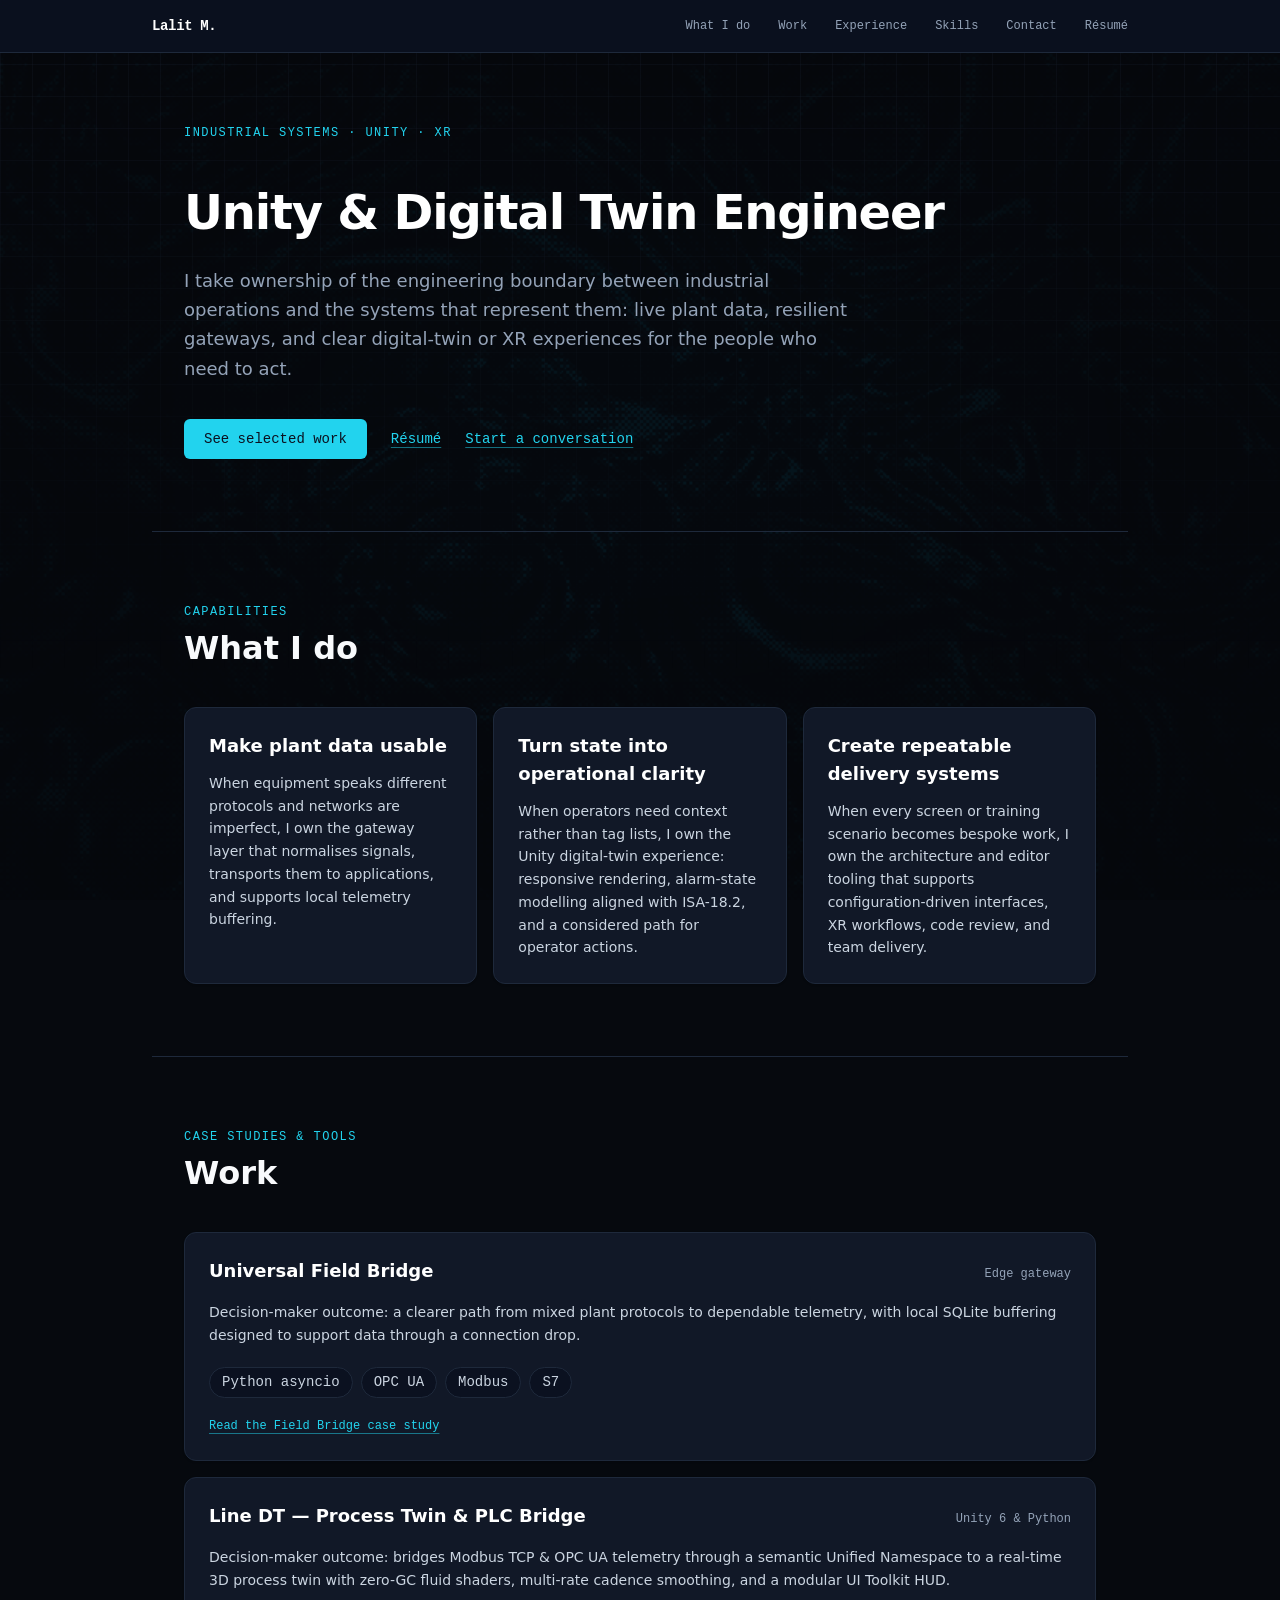
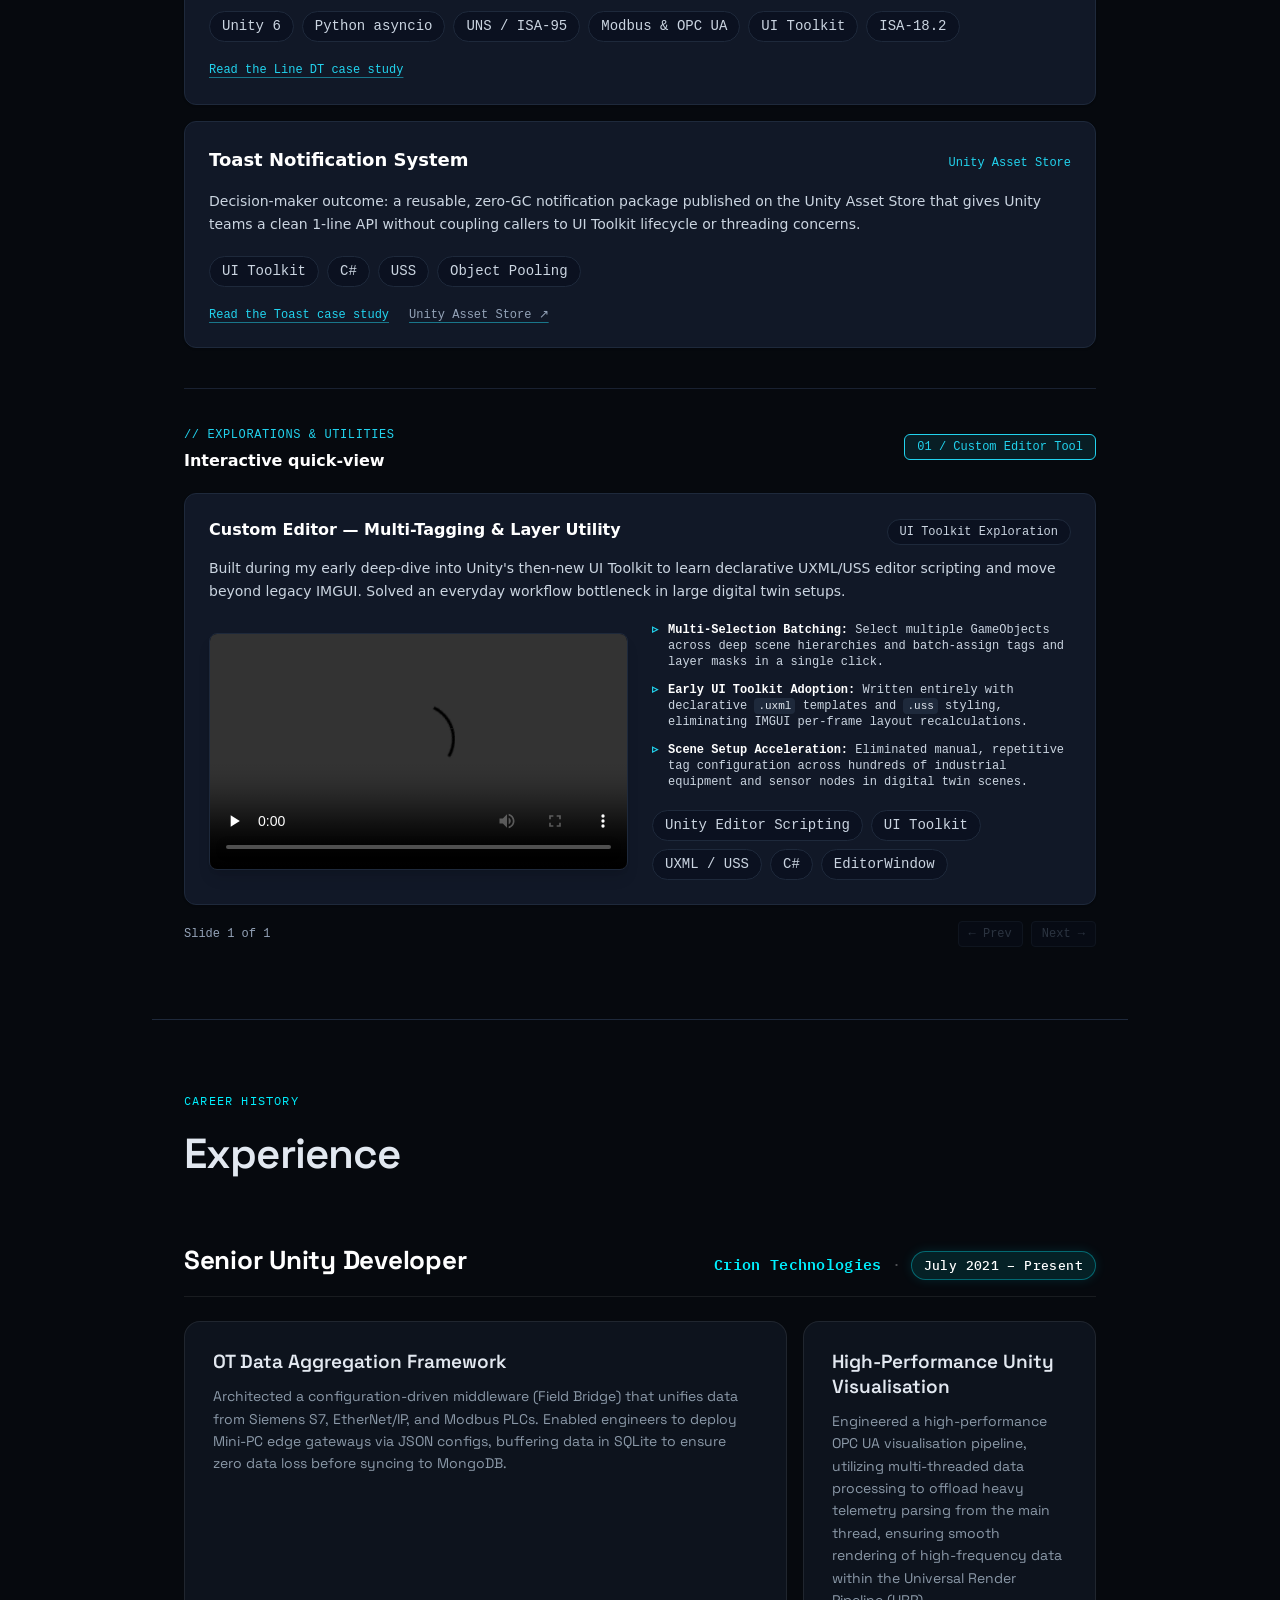
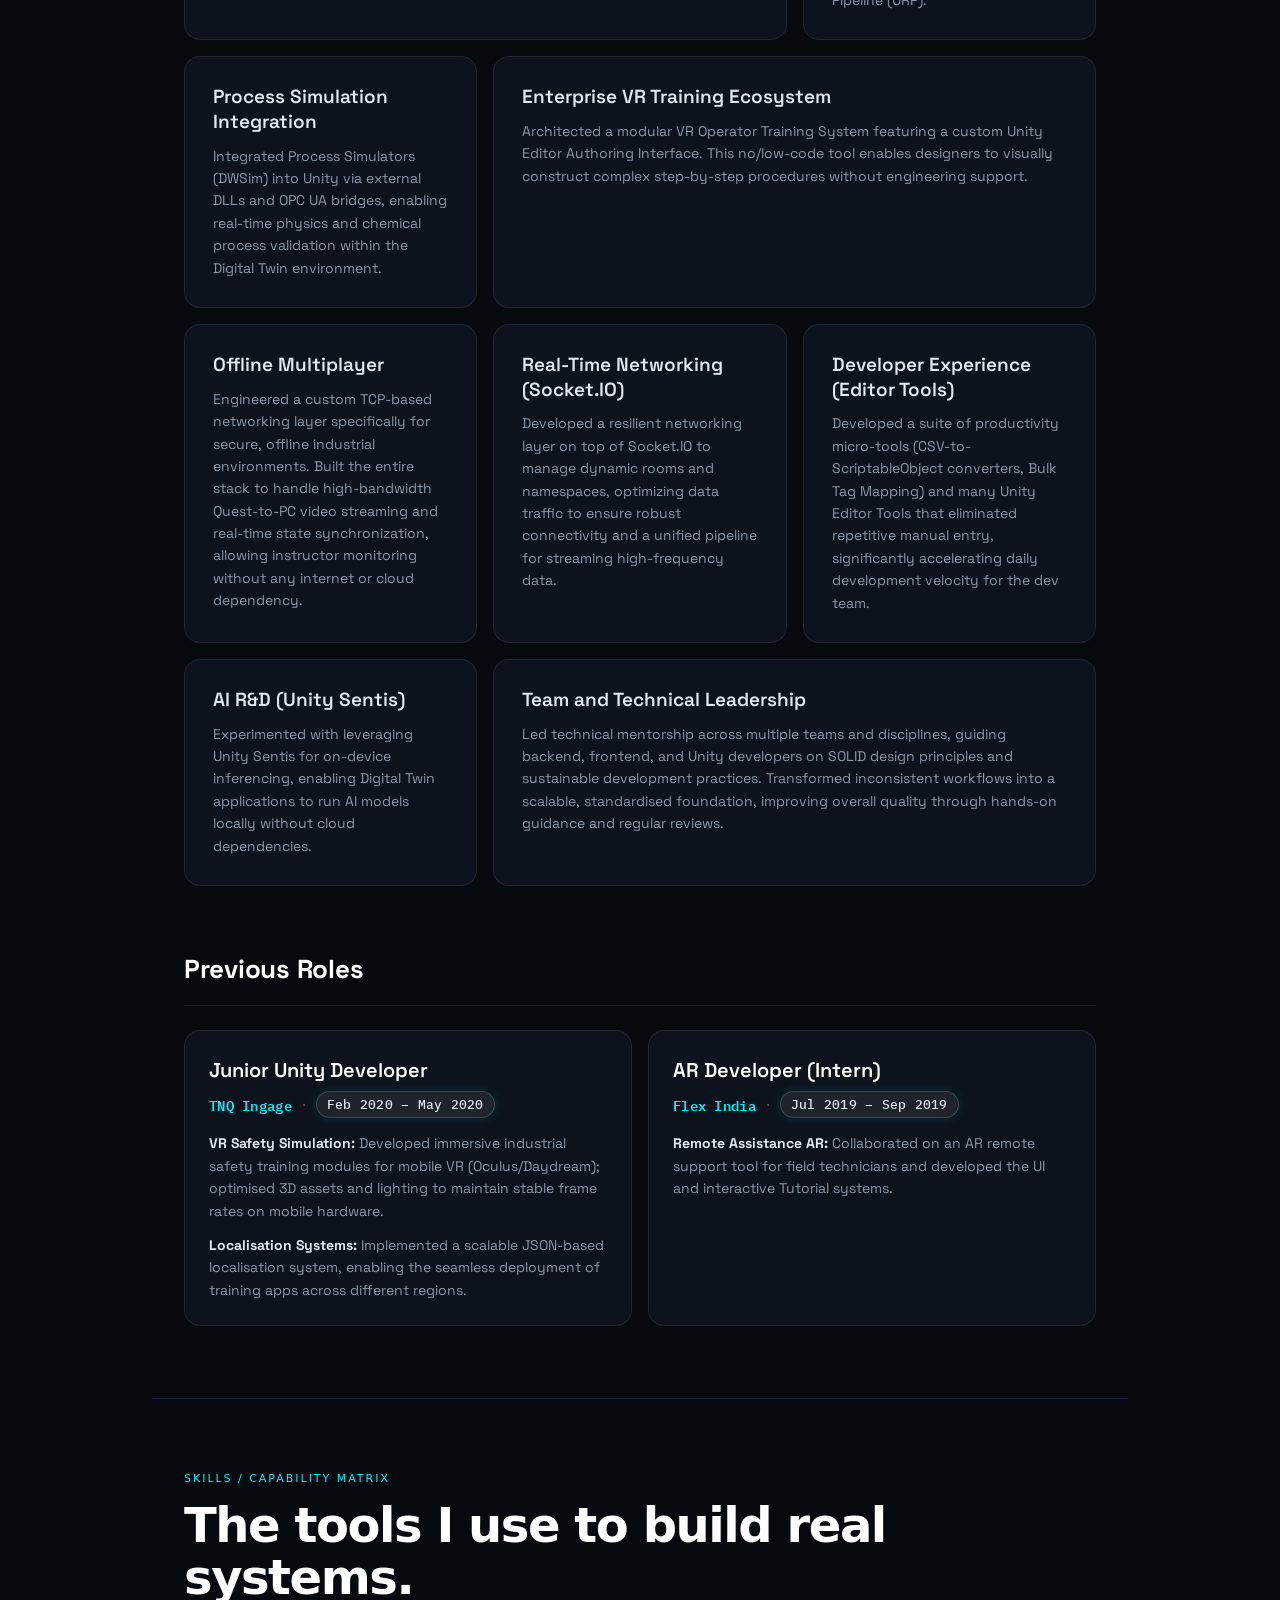
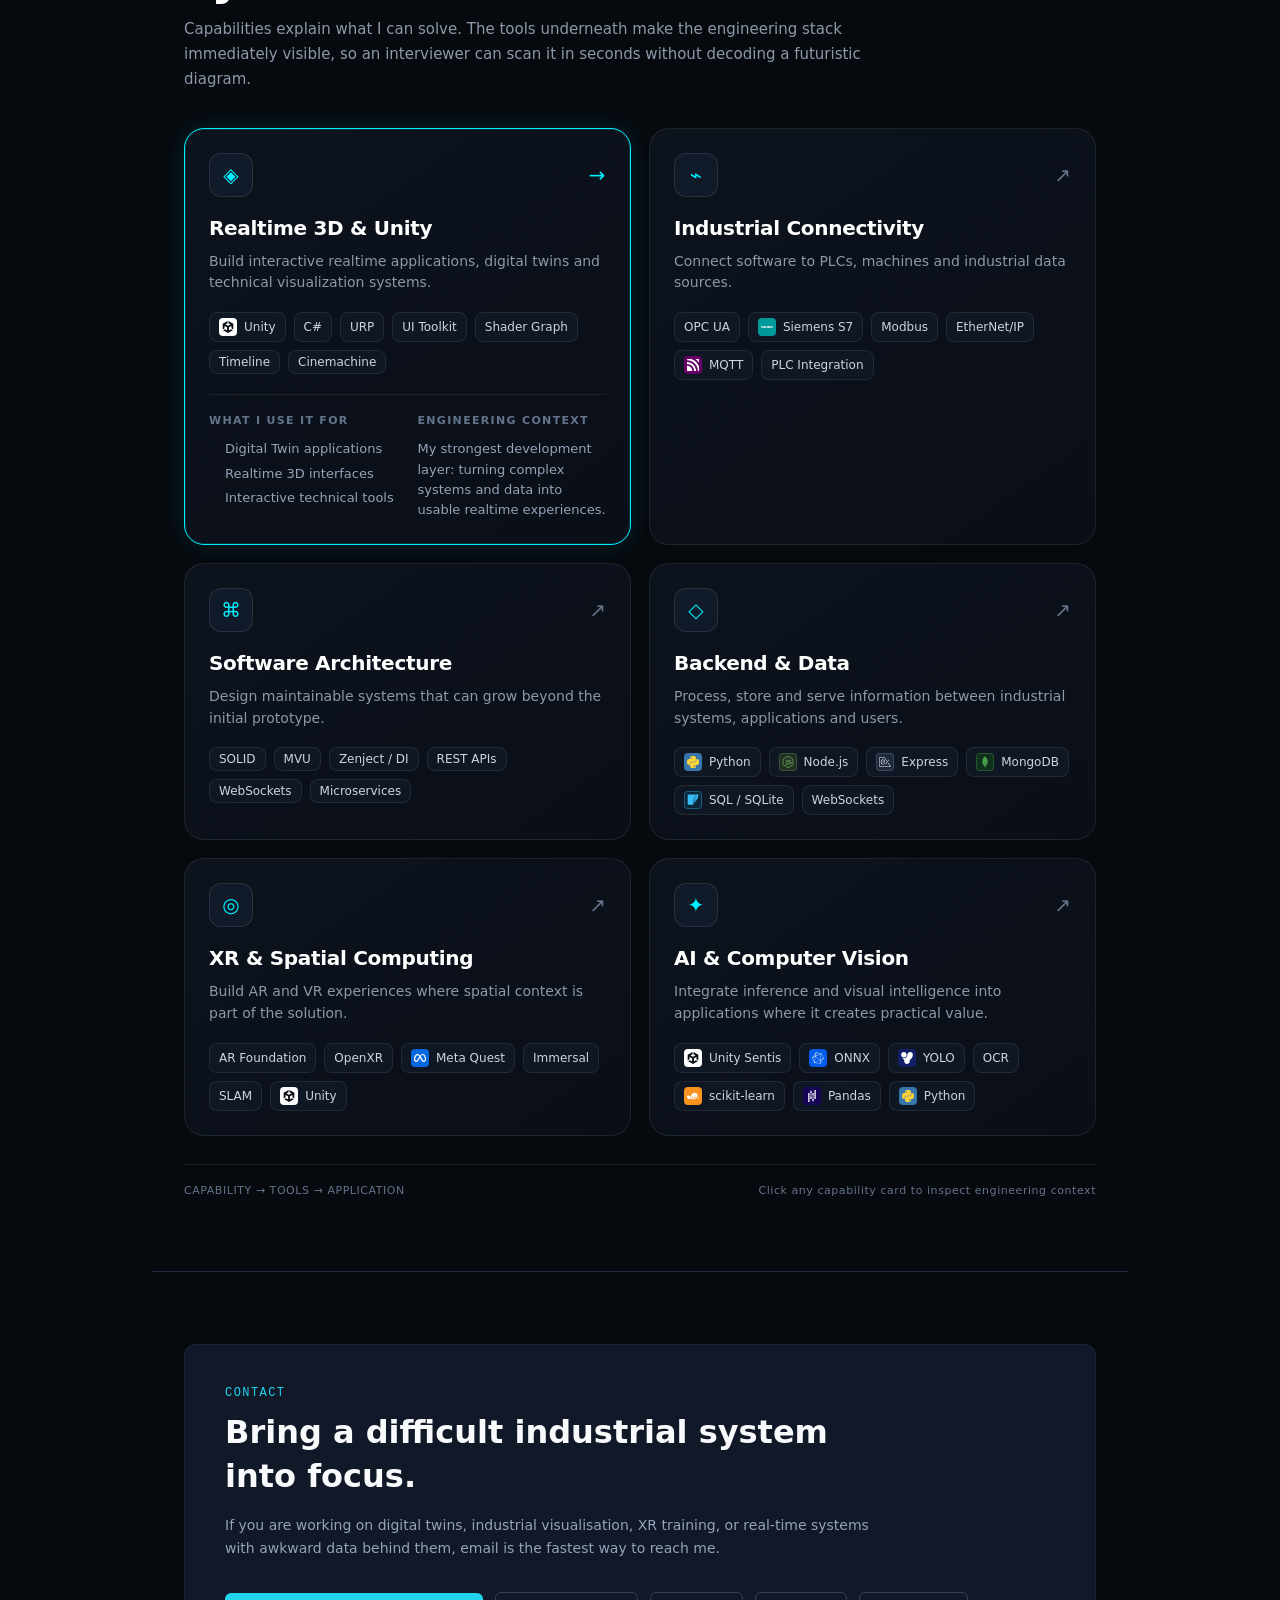
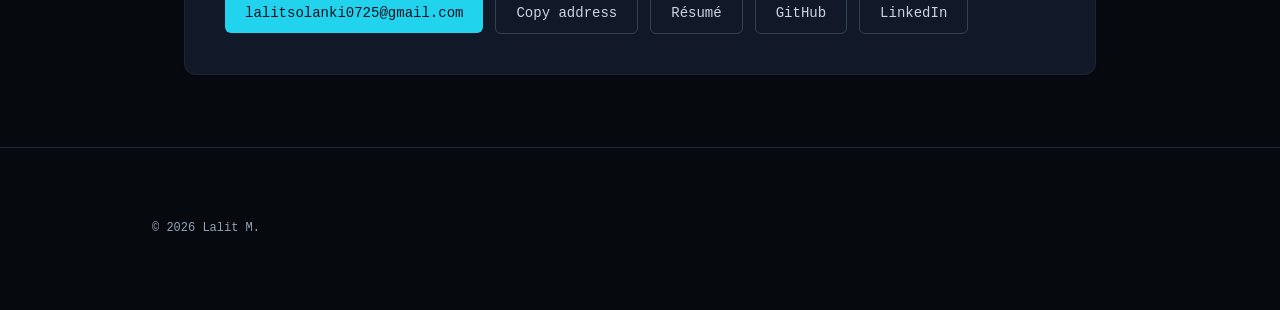
<file: index.html>
<!DOCTYPE html>
<html lang="en" class="scroll-smooth">
<head>
<meta charset="UTF-8"><meta name="viewport" content="width=device-width, initial-scale=1.0">
<title>Lalit M. — Unity &amp; Digital Twin Engineer</title>
<meta name="description" content="Lalit M. designs industrial digital twins, OT data gateways, and XR systems with end-to-end engineering ownership.">
<meta name="theme-color" content="#0b1120"><link rel="canonical" href="https://lalit0725.github.io/">
<meta property="og:title" content="Lalit M. — Unity &amp; Digital Twin Engineer"><meta property="og:description" content="Industrial digital twins, OT data gateways, and XR systems, designed and delivered end to end."><meta property="og:type" content="website"><meta property="og:url" content="https://lalit0725.github.io/">
<link rel="icon" href="assets/favicon.svg" type="image/svg+xml">
<link rel="preconnect" href="https://fonts.googleapis.com">
<link href="https://fonts.googleapis.com/css2?family=Space+Grotesk:wght@400;500;600;700&family=IBM+Plex+Mono:wght@400;500;600&display=swap" rel="stylesheet">
<link rel="stylesheet" href="css/site.css">

</head>
<body class="bg-surface text-slate-200 font-sans antialiased">
  <canvas id="ambient-dither" aria-hidden="true"></canvas>
  <div class="bg-grid" aria-hidden="true"></div>
  <script>document.documentElement.classList.add('js');</script>
  <a href="#main" class="sr-only focus:not-sr-only focus:absolute focus:top-3 focus:left-3 focus:z-50 focus:bg-surface focus:px-4 focus:py-2 focus:text-sm focus:text-accent">Skip to content</a>

  <div id="toast" role="status" aria-live="polite" class="fixed bottom-6 left-1/2 z-50 hidden -translate-x-1/2 border border-slate-700 bg-surface px-4 py-2.5 font-mono text-xs text-slate-200 shadow-xl"></div>

  <header class="sticky top-0 z-40 border-b border-slate-800 bg-surface/95 backdrop-blur">
    <nav class="mx-auto flex max-w-5xl items-center justify-between px-4 py-4 sm:px-6">
      <a href="#hero" class="font-mono text-sm font-semibold tracking-tight text-white">Lalit&nbsp;M.</a>
      <div class="hidden items-center gap-7 font-mono text-xs text-slate-400 md:flex">
        <a href="#what-i-do">What I do</a>
        <a href="#work">Work</a>
        <a href="#experience">Experience</a>
        <a href="#skills">Skills</a>
        <a href="#contact">Contact</a>
        <a href="assets/Lalit_M_Resume.pdf" target="_blank" rel="noopener">Résumé<span class="sr-only"> (opens in a new tab)</span></a>
      </div>
      <button id="menu-btn" type="button" aria-expanded="false" aria-controls="mobile-menu" class="font-mono text-xs text-slate-300 md:hidden">Menu</button>
    </nav>
    <div id="mobile-menu" class="hidden border-t border-slate-800 px-4 py-3 md:hidden">
      <div class="mx-auto grid max-w-5xl gap-1 font-mono text-sm">
        <a class="menu-link px-2 py-2" href="#what-i-do">What I do</a>
        <a class="menu-link px-2 py-2" href="#work">Work</a>
        <a class="menu-link px-2 py-2" href="#experience">Experience</a>
        <a class="menu-link px-2 py-2" href="#skills">Skills</a>
        <a class="menu-link px-2 py-2" href="#contact">Contact</a>
        <a class="menu-link px-2 py-2" href="assets/Lalit_M_Resume.pdf" target="_blank" rel="noopener">Résumé<span class="sr-only"> (opens in a new tab)</span></a>
      </div>
    </div>
  </header>

  <noscript>
    <style>
      #menu-btn { display: none; }
      #mobile-menu { display: block; }
      .cap-details { display: block !important; grid-template-rows: none !important; }
      .cap-details-wrapper { overflow: visible !important; }
      .cap-arrow { display: none; }
    </style>
  </noscript>

  <main id="main" tabindex="-1" class="mx-auto max-w-5xl px-4 sm:px-6">
    <section id="hero" class="relative border-b border-slate-800 section">
      <div class="relative">
        <p class="section-title" data-eyebrow="Industrial systems · Unity · XR"></p>
        <h1 class="mt-5 max-w-3xl text-h1 font-semibold leading-tight tracking-tight text-white">Unity &amp; Digital Twin Engineer</h1>
        <p class="mt-6 max-w-2xl text-body-lg leading-relaxed text-slate-400">
          I take ownership of the engineering boundary between industrial operations and the systems that represent them: live plant data, resilient gateways, and clear digital-twin or XR experiences for the people who need to act.
        </p>
        <div class="mt-9 flex flex-wrap items-center gap-x-6 gap-y-3 font-mono text-sm">
          <a href="#work" class="rounded-md bg-accent px-5 py-2.5 font-medium text-surface">See selected work</a>
          <a href="assets/Lalit_M_Resume.pdf" target="_blank" rel="noopener" class="link-underline">Résumé<span class="sr-only"> (opens in a new tab)</span></a>
          <a href="#contact" class="link-underline">Start a conversation</a>
        </div>
      </div>
    </section>

    <section id="what-i-do" class="border-b border-slate-800 section">
      <h2 class="section-title" data-eyebrow="Capabilities">What I do</h2>
      <div class="mt-8 grid gap-4 md:grid-cols-3">
        <article class="card">
          <h3 class="text-lg font-semibold text-white">Make plant data usable</h3>
          <p class="mt-3 text-sm leading-relaxed text-slate-300">
            When equipment speaks different protocols and networks are imperfect, I own the gateway layer that normalises signals, transports them to applications, and supports local telemetry buffering.
          </p>
        </article>
        <article class="card">
          <h3 class="text-lg font-semibold text-white">Turn state into operational clarity</h3>
          <p class="mt-3 text-sm leading-relaxed text-slate-300">
            When operators need context rather than tag lists, I own the Unity digital-twin experience: responsive rendering, alarm-state modelling aligned with ISA-18.2, and a considered path for operator actions.
          </p>
        </article>
        <article class="card">
          <h3 class="text-lg font-semibold text-white">Create repeatable delivery systems</h3>
          <p class="mt-3 text-sm leading-relaxed text-slate-300">
            When every screen or training scenario becomes bespoke work, I own the architecture and editor tooling that supports configuration-driven interfaces, XR workflows, code review, and team delivery.
          </p>
        </article>
      </div>
    </section>

    <section id="work" class="border-b border-slate-800 section">
      <h2 class="section-title" data-eyebrow="Case studies &amp; tools">Work</h2>
      <div class="mt-8 grid gap-4">
        <article class="card card-hover">
          <div class="flex flex-wrap items-baseline justify-between gap-3">
            <h3 class="text-lg font-semibold text-white">Universal Field Bridge</h3>
            <span class="font-mono text-xs text-text-muted">Edge gateway</span>
          </div>
          <p class="mt-4 text-sm leading-relaxed text-slate-300">
            Decision-maker outcome: a clearer path from mixed plant protocols to dependable telemetry, with local SQLite buffering designed to support data through a connection drop.
          </p>
          <div class="mt-5 flex flex-wrap gap-2">
            <span class="chip">Python asyncio</span>
            <span class="chip">OPC UA</span>
            <span class="chip">Modbus</span>
            <span class="chip">S7</span>
          </div>
          <a href="projects/field-bridge.html" class="mt-5 inline-block link-underline font-mono text-xs">Read the Field Bridge case study</a>
        </article>

        <article class="card card-hover">
          <div class="flex flex-wrap items-baseline justify-between gap-3">
            <h3 class="text-lg font-semibold text-white">Line DT — Process Twin &amp; PLC Bridge</h3>
            <span class="font-mono text-xs text-text-muted">Unity 6 &amp; Python</span>
          </div>
          <p class="mt-4 text-sm leading-relaxed text-slate-300">
            Decision-maker outcome: bridges Modbus TCP &amp; OPC UA telemetry through a semantic Unified Namespace to a real-time 3D process twin with zero-GC fluid shaders, multi-rate cadence smoothing, and a modular UI Toolkit HUD.
          </p>
          <div class="mt-5 flex flex-wrap gap-2">
            <span class="chip">Unity 6</span>
            <span class="chip">Python asyncio</span>
            <span class="chip">UNS / ISA-95</span>
            <span class="chip">Modbus &amp; OPC UA</span>
            <span class="chip">UI Toolkit</span>
            <span class="chip">ISA-18.2</span>
          </div>
          <a href="projects/line-dt.html" class="mt-5 inline-block link-underline font-mono text-xs">Read the Line DT case study</a>
        </article>

        <article class="card card-hover">
          <div class="flex flex-wrap items-baseline justify-between gap-3">
            <h3 class="text-lg font-semibold text-white">Toast Notification System</h3>
            <span class="font-mono text-xs text-accent">Unity Asset Store</span>
          </div>
          <p class="mt-4 text-sm leading-relaxed text-slate-300">
            Decision-maker outcome: a reusable, zero-GC notification package published on the Unity Asset Store that gives Unity teams a clean 1-line API without coupling callers to UI Toolkit lifecycle or threading concerns.
          </p>
          <div class="mt-5 flex flex-wrap gap-2">
            <span class="chip">UI Toolkit</span>
            <span class="chip">C#</span>
            <span class="chip">USS</span>
            <span class="chip">Object Pooling</span>
          </div>
          <div class="mt-5 flex flex-wrap items-center gap-5">
            <a href="projects/toast-notification-system.html" class="link-underline font-mono text-xs">Read the Toast case study</a>
            <a href="https://assetstore.unity.com/packages/tools/gui/toast-notification-system-390896" target="_blank" rel="noopener noreferrer" class="link-underline font-mono text-xs text-slate-400 hover:text-accent">Unity Asset Store ↗</a>
          </div>
        </article>
      </div>

      <!-- Quick-View Carousel: Tools & Explorations -->
      <div class="mt-10 border-t border-slate-800/80 pt-8">
        <div class="flex flex-wrap items-center justify-between gap-4">
          <div>
            <span class="font-mono text-xs uppercase tracking-wider text-accent">// Explorations &amp; Utilities</span>
            <h3 class="mt-1 text-base font-semibold text-white">Interactive quick-view</h3>
          </div>
          <div class="flex items-center gap-2 font-mono text-xs" role="tablist" aria-label="Tool carousel tabs">
            <button type="button" class="tool-tab-btn rounded-md border border-accent bg-accent/10 px-3 py-1 text-accent font-medium transition-colors" data-slide="0" role="tab" aria-selected="true" aria-controls="tool-slide-0" id="tab-0">
              01 / Custom Editor Tool
            </button>
          </div>
        </div>

        <div class="mt-5 relative">
          <!-- Slide 0: Custom Editor Multi-Tagging Tool -->
          <article id="tool-slide-0" class="tool-slide card" role="tabpanel" aria-labelledby="tab-0">
            <div class="flex flex-wrap items-baseline justify-between gap-3">
              <h4 class="text-base font-semibold text-white">Custom Editor — Multi-Tagging &amp; Layer Utility</h4>
              <span class="chip text-xs">UI Toolkit Exploration</span>
            </div>
            
            <p class="mt-3 text-sm leading-relaxed text-slate-300">
              Built during my early deep-dive into Unity's then-new UI Toolkit to learn declarative UXML/USS editor scripting and move beyond legacy IMGUI. Solved an everyday workflow bottleneck in large digital twin setups.
            </p>

            <div class="mt-5 grid grid-cols-1 gap-6 lg:grid-cols-12 lg:items-center">
              <div class="lg:col-span-6">
                <div class="overflow-hidden rounded-lg border border-slate-800 bg-slate-950 shadow-lg">
                  <video data-src="assets/videos/Custom%20Editor%20UI%20Toolkit%20Tag.mp4" controls preload="none" playsinline class="lazy-video aspect-video w-full object-cover">
                    Your browser does not support the video tag.
                  </video>
                </div>
              </div>

              <div class="space-y-3 font-mono text-xs text-slate-300 lg:col-span-6">
                <div class="flex items-start gap-2.5">
                  <span class="text-accent font-bold">▹</span>
                  <div>
                    <strong class="text-white">Multi-Selection Batching:</strong>
                    <span class="text-slate-300"> Select multiple GameObjects across deep scene hierarchies and batch-assign tags and layer masks in a single click.</span>
                  </div>
                </div>

                <div class="flex items-start gap-2.5">
                  <span class="text-accent font-bold">▹</span>
                  <div>
                    <strong class="text-white">Early UI Toolkit Adoption:</strong>
                    <span class="text-slate-300"> Written entirely with declarative <code class="rounded bg-slate-800 px-1 py-0.5 text-[11px] text-slate-200">.uxml</code> templates and <code class="rounded bg-slate-800 px-1 py-0.5 text-[11px] text-slate-200">.uss</code> styling, eliminating IMGUI per-frame layout recalculations.</span>
                  </div>
                </div>

                <div class="flex items-start gap-2.5">
                  <span class="text-accent font-bold">▹</span>
                  <div>
                    <strong class="text-white">Scene Setup Acceleration:</strong>
                    <span class="text-slate-300"> Eliminated manual, repetitive tag configuration across hundreds of industrial equipment and sensor nodes in digital twin scenes.</span>
                  </div>
                </div>

                <div class="flex flex-wrap gap-2 pt-2" aria-label="Technology used">
                  <span class="chip">Unity Editor Scripting</span>
                  <span class="chip">UI Toolkit</span>
                  <span class="chip">UXML / USS</span>
                  <span class="chip">C#</span>
                  <span class="chip">EditorWindow</span>
                </div>
              </div>
            </div>
          </article>
        </div>

        <!-- Carousel navigation footer / controls -->
        <div class="mt-4 flex items-center justify-between text-xs font-mono text-slate-400">
          <span id="tool-slide-counter">Slide 1 of 1</span>
          <div class="flex items-center gap-2">
            <button id="tool-prev-btn" type="button" aria-label="Previous slide" disabled class="rounded border border-border bg-surface px-2.5 py-1 text-slate-500 opacity-40 cursor-not-allowed transition-colors">← Prev</button>
            <button id="tool-next-btn" type="button" aria-label="Next slide" disabled class="rounded border border-border bg-surface px-2.5 py-1 text-slate-500 opacity-40 cursor-not-allowed transition-colors">Next →</button>
          </div>
        </div>
      </div>
    </section>
<section id="experience" class="border-b border-slate-800 section bento-section">
  <div class="container">
    <header class="section-header">
      <div class="eyebrow">Career History</div>
      <h1 class="exp-heading">Experience</h1>
    </header>

    <div>
      <!-- CRION: SENIOR ROLE -->
      <div class="role-header">
        <h2 class="role-title">Senior Unity Developer</h2>
        <div class="role-meta">
          <span class="role-company">Crion Technologies</span>
          <span class="meta-dot">·</span>
          <span class="role-duration">July 2021 – Present</span>
        </div>
      </div>

      <div class="bento-grid">
        
        <!-- Row 1 -->
        <div class="bento-card span-2">
          <div class="bento-content">
            <h3 class="card-title">OT Data Aggregation Framework</h3>
            <p class="card-desc">Architected a configuration-driven middleware (Field Bridge) that unifies data from Siemens S7, EtherNet/IP, and Modbus PLCs. Enabled engineers to deploy Mini-PC edge gateways via JSON configs, buffering data in SQLite to ensure zero data loss before syncing to MongoDB.</p>
          </div>
        </div>

        <div class="bento-card">
          <div class="bento-content">
            <h3 class="card-title">High-Performance Unity Visualisation</h3>
            <p class="card-desc">Engineered a high-performance OPC UA visualisation pipeline, utilizing multi-threaded data processing to offload heavy telemetry parsing from the main thread, ensuring smooth rendering of high-frequency data within the Universal Render Pipeline (URP).</p>
          </div>
        </div>

        <!-- Row 2 -->
        <div class="bento-card">
          <div class="bento-content">
            <h3 class="card-title">Process Simulation Integration</h3>
            <p class="card-desc">Integrated Process Simulators (DWSim) into Unity via external DLLs and OPC UA bridges, enabling real-time physics and chemical process validation within the Digital Twin environment.</p>
          </div>
        </div>

        <div class="bento-card span-2">
          <div class="bento-content">
            <h3 class="card-title">Enterprise VR Training Ecosystem</h3>
            <p class="card-desc">Architected a modular VR Operator Training System featuring a custom Unity Editor Authoring Interface. This no/low-code tool enables designers to visually construct complex step-by-step procedures without engineering support.</p>
          </div>
        </div>

        <!-- Row 3 -->
        <div class="bento-card">
          <div class="bento-content">
            <h3 class="card-title">Offline Multiplayer</h3>
            <p class="card-desc">Engineered a custom TCP-based networking layer specifically for secure, offline industrial environments. Built the entire stack to handle high-bandwidth Quest-to-PC video streaming and real-time state synchronization, allowing instructor monitoring without any internet or cloud dependency.</p>
          </div>
        </div>
        
        <div class="bento-card">
          <div class="bento-content">
            <h3 class="card-title">Real-Time Networking (Socket.IO)</h3>
            <p class="card-desc">Developed a resilient networking layer on top of Socket.IO to manage dynamic rooms and namespaces, optimizing data traffic to ensure robust connectivity and a unified pipeline for streaming high-frequency data.</p>
          </div>
        </div>

        <div class="bento-card">
          <div class="bento-content">
            <h3 class="card-title">Developer Experience (Editor Tools)</h3>
            <p class="card-desc">Developed a suite of productivity micro-tools (CSV-to-ScriptableObject converters, Bulk Tag Mapping) and many Unity Editor Tools that eliminated repetitive manual entry, significantly accelerating daily development velocity for the dev team.</p>
          </div>
        </div>

        <!-- Row 4 -->
        <div class="bento-card">
          <div class="bento-content">
            <h3 class="card-title">AI R&D (Unity Sentis)</h3>
            <p class="card-desc">Experimented with leveraging Unity Sentis for on-device inferencing, enabling Digital Twin applications to run AI models locally without cloud dependencies.</p>
          </div>
        </div>

        <div class="bento-card span-2">
          <div class="bento-content">
            <h3 class="card-title">Team and Technical Leadership</h3>
            <p class="card-desc">Led technical mentorship across multiple teams and disciplines, guiding backend, frontend, and Unity developers on SOLID design principles and sustainable development practices. Transformed inconsistent workflows into a scalable, standardised foundation, improving overall quality through hands-on guidance and regular reviews.</p>
          </div>
        </div>

      </div>

      <!-- PAST ROLES -->
      <div class="role-header role-header-secondary">
        <h2 class="role-title role-title-secondary">Previous Roles</h2>
      </div>

      <div class="past-roles">
        <div class="bento-card past-role-card">
          <div class="bento-content">
            <h3>Junior Unity Developer</h3>
            <div class="meta">
              <span class="role-company">TNQ Ingage</span>
              <span class="meta-dot">·</span>
              <span class="role-duration">Feb 2020 – May 2020</span>
            </div>
            <p><strong>VR Safety Simulation:</strong> Developed immersive industrial safety training modules for mobile VR (Oculus/Daydream); optimised 3D assets and lighting to maintain stable frame rates on mobile hardware.</p>
            <p><strong>Localisation Systems:</strong> Implemented a scalable JSON-based localisation system, enabling the seamless deployment of training apps across different regions.</p>
          </div>
        </div>

        <div class="bento-card past-role-card">
          <div class="bento-content">
            <h3>AR Developer (Intern)</h3>
            <div class="meta">
              <span class="role-company">Flex India</span>
              <span class="meta-dot">·</span>
              <span class="role-duration">Jul 2019 – Sep 2019</span>
            </div>
            <p><strong>Remote Assistance AR:</strong> Collaborated on an AR remote support tool for field technicians and developed the UI and interactive Tutorial systems.</p>
          </div>
        </div>
      </div>

    </div>
  </div>
</section>
<section id="skills" class="border-b border-slate-800 section cap-matrix-section">
  <div class="cap-kicker">Skills / Capability Matrix</div>
  <h2 class="cap-main-heading">The tools I use to build real systems.</h2>
  <p class="cap-lead">Capabilities explain what I can solve. The tools underneath make the engineering stack immediately visible, so an interviewer can scan it in seconds without decoding a futuristic diagram.</p>

  <div class="cap-grid" id="cap-grid" role="region" aria-label="Capability Matrix">
    
    <!-- Card 1: Realtime 3D & Unity (Active by default) -->
    <article class="cap-card active" id="cap-card-0">
      <button type="button" class="cap-trigger" aria-expanded="true" aria-controls="cap-details-0" id="cap-btn-0">
        <div class="cap-cardtop">
          <div class="cap-icon" aria-hidden="true">◈</div>
          <span class="cap-arrow" aria-hidden="true">↗</span>
        </div>
        <h3 class="cap-title">Realtime 3D &amp; Unity</h3>
        <p class="cap-desc">Build interactive realtime applications, digital twins and technical visualization systems.</p>
        <div class="cap-tools">
          <span class="cap-tool"><span class="cap-logo unity"><svg viewBox="0 0 24 24" aria-hidden="true"><path fill="currentColor" d="m12.9288 4.2939 3.7997 2.1929c.1366.077.1415.2905 0 .3675l-4.515 2.6076a.4192.4192 0 0 1-.4246 0L7.274 6.8543c-.139-.0745-.1415-.293 0-.3675l3.7972-2.193V0L1.3758 5.5977V16.793l3.7177-2.1456v-4.3858c-.0025-.1565.1813-.2682.318-.1838l4.5148 2.6076a.4252.4252 0 0 1 .2136.3676v5.2127c.0025.1565-.1813.2682-.3179.1838l-3.7996-2.1929-3.7178 2.1457L12 24l9.6954-5.5977-3.7178-2.1457-3.7996 2.1929c-.1341.082-.3229-.0248-.3179-.1838V13.053c0-.1565.087-.2956.2136-.3676l4.5149-2.6076c.134-.082.3228.0224.3179.1838v4.3858l3.7177 2.1456V5.5977L12.9288 0Z"/></svg></span>Unity</span>
          <span class="cap-tool">C#</span>
          <span class="cap-tool">URP</span>
          <span class="cap-tool">UI Toolkit</span>
          <span class="cap-tool">Shader Graph</span>
          <span class="cap-tool">Timeline</span>
          <span class="cap-tool">Cinemachine</span>
        </div>
      </button>
      <div class="cap-details" id="cap-details-0" role="region" aria-labelledby="cap-btn-0">
        <div class="cap-details-wrapper">
          <div class="cap-details-inner">
            <div class="cap-detail-col">
              <h4>What I use it for</h4>
              <ul>
                <li>Digital Twin applications</li>
                <li>Realtime 3D interfaces</li>
                <li>Interactive technical tools</li>
              </ul>
            </div>
            <div class="cap-detail-col">
              <h4>Engineering context</h4>
              <p>My strongest development layer: turning complex systems and data into usable realtime experiences.</p>
            </div>
          </div>
        </div>
      </div>
    </article>

    <!-- Card 2: Industrial Connectivity -->
    <article class="cap-card" id="cap-card-1">
      <button type="button" class="cap-trigger" aria-expanded="false" aria-controls="cap-details-1" id="cap-btn-1">
        <div class="cap-cardtop">
          <div class="cap-icon" aria-hidden="true">⌁</div>
          <span class="cap-arrow" aria-hidden="true">↗</span>
        </div>
        <h3 class="cap-title">Industrial Connectivity</h3>
        <p class="cap-desc">Connect software to PLCs, machines and industrial data sources.</p>
        <div class="cap-tools">
          <span class="cap-tool">OPC UA</span>
          <span class="cap-tool"><span class="cap-logo siemens"><svg viewBox="0 0 24 24" aria-hidden="true"><path fill="currentColor" d="M1.478 10.016c.24 0 .59.046 1.046.14v.726a2.465 2.465 0 0 0-.946-.213c-.41 0-.615.118-.615.354 0 .088.041.16.124.216.069.045.258.14.568.286.446.208.743.388.89.541.176.182.264.417.264.705 0 .415-.172.73-.516.949-.279.176-.64.264-1.085.264-.375 0-.753-.046-1.133-.139v-.755c.41.135.774.203 1.09.203.437 0 .655-.121.655-.362a.302.302 0 0 0-.095-.227c-.065-.065-.232-.155-.5-.27-.481-.208-.795-.384-.94-.53a.999.999 0 0 1-.284-.73c0-.377.137-.666.413-.864.272-.196.626-.294 1.064-.294zm21.19 0c.246 0 .565.04.956.123l.09.016v.727a2.471 2.471 0 0 0-.948-.213c-.409 0-.612.118-.612.354 0 .088.04.16.123.216.066.043.256.139.57.286.443.208.74.388.889.541.176.182.264.417.264.705 0 .415-.172.73-.514.949-.28.176-.643.264-1.087.264-.376 0-.754-.046-1.134-.139v-.755c.407.135.77.203 1.09.203.437 0 .655-.121.655-.362 0-.09-.03-.166-.092-.227-.066-.065-.233-.155-.503-.27-.48-.206-.793-.382-.94-.53a.997.997 0 0 1-.284-.732c0-.376.137-.664.413-.862.272-.196.627-.294 1.064-.294zm-12.674.066l.92 2.444.942-2.444h1.257v3.825h-.968v-2.708l-1.072 2.747h-.632l-1.052-2.747v2.708H8.67v-3.825zm-5.587 0v3.825H3.386v-3.825zm3.554 0v.692H6.327v.864H7.75v.63H6.327v.908h1.677v.73h-2.66v-3.824zm8.707 0v.692h-1.634v.864h1.422v.63h-1.422v.908h1.677v.73H14.05v-3.824zm1.898 0l1.255 2.56v-2.56h.719v3.825h-1.15l-1.288-2.595v2.595h-.72v-3.825z"/></svg></span>Siemens S7</span>
          <span class="cap-tool">Modbus</span>
          <span class="cap-tool">EtherNet/IP</span>
          <span class="cap-tool"><span class="cap-logo mqtt"><svg viewBox="0 0 24 24" aria-hidden="true"><path fill="currentColor" d="M10.657 23.994h-9.45A1.212 1.212 0 0 1 0 22.788v-9.18h.071c5.784 0 10.504 4.65 10.586 10.386Zm7.606 0h-4.045C14.135 16.246 7.795 9.977 0 9.942V6.038h.071c9.983 0 18.121 8.044 18.192 17.956Zm4.53 0h-.97C21.754 12.071 11.995 2.407 0 2.372v-1.16C0 .55.544.006 1.207.006h7.64C15.733 2.49 21.257 7.789 24 14.508v8.291c0 .663-.544 1.195-1.207 1.195ZM16.713.006h6.092A1.19 1.19 0 0 1 24 1.2v5.914c-.91-1.242-2.046-2.65-3.158-3.762C19.588 2.11 18.122.987 16.714.005Z"/></svg></span>MQTT</span>
          <span class="cap-tool">PLC Integration</span>
        </div>
      </button>
      <div class="cap-details" id="cap-details-1" role="region" aria-labelledby="cap-btn-1">
        <div class="cap-details-wrapper">
          <div class="cap-details-inner">
            <div class="cap-detail-col">
              <h4>What I use it for</h4>
              <ul>
                <li>PLC / machine integration</li>
                <li>Live equipment data</li>
                <li>Industrial protocol interfaces</li>
              </ul>
            </div>
            <div class="cap-detail-col">
              <h4>Engineering context</h4>
              <p>The bridge between the physical system and software. I work across protocols rather than treating the PLC as a black box.</p>
            </div>
          </div>
        </div>
      </div>
    </article>

    <!-- Card 3: Software Architecture -->
    <article class="cap-card" id="cap-card-2">
      <button type="button" class="cap-trigger" aria-expanded="false" aria-controls="cap-details-2" id="cap-btn-2">
        <div class="cap-cardtop">
          <div class="cap-icon" aria-hidden="true">⌘</div>
          <span class="cap-arrow" aria-hidden="true">↗</span>
        </div>
        <h3 class="cap-title">Software Architecture</h3>
        <p class="cap-desc">Design maintainable systems that can grow beyond the initial prototype.</p>
        <div class="cap-tools">
          <span class="cap-tool">SOLID</span>
          <span class="cap-tool">MVU</span>
          <span class="cap-tool">Zenject / DI</span>
          <span class="cap-tool">REST APIs</span>
          <span class="cap-tool">WebSockets</span>
          <span class="cap-tool">Microservices</span>
        </div>
      </button>
      <div class="cap-details" id="cap-details-2" role="region" aria-labelledby="cap-btn-2">
        <div class="cap-details-wrapper">
          <div class="cap-details-inner">
            <div class="cap-detail-col">
              <h4>What I use it for</h4>
              <ul>
                <li>Modular applications</li>
                <li>Reusable components</li>
                <li>Service boundaries</li>
              </ul>
            </div>
            <div class="cap-detail-col">
              <h4>Engineering context</h4>
              <p>Architecture is the layer connecting the individual technologies into a system that can actually be maintained.</p>
            </div>
          </div>
        </div>
      </div>
    </article>

    <!-- Card 4: Backend & Data -->
    <article class="cap-card" id="cap-card-3">
      <button type="button" class="cap-trigger" aria-expanded="false" aria-controls="cap-details-3" id="cap-btn-3">
        <div class="cap-cardtop">
          <div class="cap-icon" aria-hidden="true">◇</div>
          <span class="cap-arrow" aria-hidden="true">↗</span>
        </div>
        <h3 class="cap-title">Backend &amp; Data</h3>
        <p class="cap-desc">Process, store and serve information between industrial systems, applications and users.</p>
        <div class="cap-tools">
          <span class="cap-tool"><span class="cap-logo py"><svg viewBox="0 0 24 24" aria-hidden="true"><path fill="currentColor" d="M14.25.18l.9.2.73.26.59.3.45.32.34.34.25.34.16.33.1.3.04.26.02.2-.01.13V8.5l-.05.63-.13.55-.21.46-.26.38-.3.31-.33.25-.35.19-.35.14-.33.1-.3.07-.26.04-.21.02H8.77l-.69.05-.59.14-.5.22-.41.27-.33.32-.27.35-.2.36-.15.37-.1.35-.07.32-.04.27-.02.21v3.06H3.17l-.21-.03-.28-.07-.32-.12-.35-.18-.36-.26-.36-.36-.35-.46-.32-.59-.28-.73-.21-.88-.14-1.05-.05-1.23.06-1.22.16-1.04.24-.87.32-.71.36-.57.4-.44.42-.33.42-.24.4-.16.36-.1.32-.05.24-.01h.16l.06.01h8.16v-.83H6.18l-.01-2.75-.02-.37.05-.34.11-.31.17-.28.25-.26.31-.23.38-.2.44-.18.51-.15.58-.12.64-.1.71-.06.77-.04.84-.02 1.27.05zm-6.3 1.98l-.23.33-.08.41.08.41.23.34.33.22.41.09.41-.09.33-.22.23-.34.08-.41-.08-.41-.23-.33-.33-.22-.41-.09-.41.09zm13.09 3.95l.28.06.32.12.35.18.36.27.36.35.35.47.32.59.28.73.21.88.14 1.04.05 1.23-.06 1.23-.16 1.04-.24.86-.32.71-.36.57-.4.45-.42.33-.42.24-.4.16-.36.09-.32.05-.24.02-.16-.01h-8.22v.82h5.84l.01 2.76.02.36-.05.34-.11.31-.17.29-.25.25-.31.24-.38.2-.44.17-.51.15-.58.13-.64.09-.71.07-.77.04-.84.01-1.27-.04-1.07-.14-.9-.2-.73-.25-.59-.3-.45-.33-.34-.34-.25-.34-.16-.33-.1-.3-.04-.25-.02-.2.01-.13v-5.34l.05-.64.13-.54.21-.46.26-.38.3-.32.33-.24.35-.2.35-.14.33-.1.3-.06.26-.04.21-.02.13-.01h5.84l.69-.05.59-.14.5-.21.41-.28.33-.32.27-.35.2-.36.15-.36.1-.35.07-.32.04-.28.02-.21V6.07h2.09l.14.01zm-6.47 14.25l-.23.33-.08.41.08.41.23.33.33.23.41.08.41-.08.33-.23.23-.33.08-.41-.08-.41-.23-.33-.33-.23-.41-.08-.41.08z"/></svg></span>Python</span>
          <span class="cap-tool"><span class="cap-logo node"><svg viewBox="0 0 24 24" aria-hidden="true"><path fill="currentColor" d="M11.998,24c-0.321,0-0.641-0.084-0.922-0.247l-2.936-1.737c-0.438-0.245-0.224-0.332-0.08-0.383 c0.585-0.203,0.703-0.25,1.328-0.604c0.065-0.037,0.151-0.023,0.218,0.017l2.256,1.339c0.082,0.045,0.197,0.045,0.272,0l8.795-5.076 c0.082-0.047,0.134-0.141,0.134-0.238V6.921c0-0.099-0.053-0.192-0.137-0.242l-8.791-5.072c-0.081-0.047-0.189-0.047-0.271,0 L3.075,6.68C2.99,6.729,2.936,6.825,2.936,6.921v10.15c0,0.097,0.054,0.189,0.139,0.235l2.409,1.392 c1.307,0.654,2.108-0.116,2.108-0.89V7.787c0-0.142,0.114-0.253,0.256-0.253h1.115c0.139,0,0.255,0.112,0.255,0.253v10.021 c0,1.745-0.95,2.745-2.604,2.745c-0.508,0-0.909,0-2.026-0.551L2.28,18.675c-0.57-0.329-0.922-0.945-0.922-1.604V6.921 c0-0.659,0.353-1.275,0.922-1.603l8.795-5.082c0.557-0.315,1.296-0.315,1.848,0l8.794,5.082c0.57,0.329,0.924,0.944,0.924,1.603 v10.15c0,0.659-0.354,1.273-0.924,1.604l-8.794,5.078C12.643,23.916,12.324,24,11.998,24z M19.099,13.993 c0-1.9-1.284-2.406-3.987-2.763c-2.731-0.361-3.009-0.548-3.009-1.187c0-0.528,0.235-1.233,2.258-1.233 c1.807,0,2.473,0.389,2.747,1.607c0.024,0.115,0.129,0.199,0.247,0.199h1.141c0.071,0,0.138-0.031,0.186-0.081 c0.048-0.054,0.074-0.123,0.067-0.196c-0.177-2.098-1.571-3.076-4.388-3.076c-2.508,0-4.004,1.058-4.004,2.833 c0,1.925,1.488,2.457,3.895,2.695c2.88,0.282,3.103,0.703,3.103,1.269c0,0.983-0.789,1.402-2.642,1.402 c-2.327,0-2.839-0.584-3.011-1.742c-0.02-0.124-0.126-0.215-0.253-0.215h-1.137c-0.141,0-0.254,0.112-0.254,0.253 c0,1.482,0.806,3.248,4.655,3.248C17.501,17.007,19.099,15.91,19.099,13.993z"/></svg></span>Node.js</span>
          <span class="cap-tool"><span class="cap-logo express"><svg viewBox="0 0 24 24" aria-hidden="true"><path fill="currentColor" d="M12.262 16.666h1.146l6.975-9.325H19.22zm9.778 1.441v.004l-4.334-5.706-.557.74 4.873 6.682H.945V4.173h9.505l5.026 6.7.574-.772-4.374-5.928h.003l-.719-.945H0v17.544h24zM10.917 8.705a3.8 3.8 0 0 0-1.292-1.183q-.796-.45-1.916-.45c-.746 0-1.37.14-1.906.424a3.76 3.76 0 0 0-1.31 1.12 4.9 4.9 0 0 0-.75 1.581 7.17 7.17 0 0 0 0 3.696c.148.567.402 1.101.75 1.573a3.5 3.5 0 0 0 1.31 1.066q.803.39 1.906.389 1.77 0 2.739-.868.966-.867 1.328-2.457h-1.139q-.271 1.084-.977 1.734-.704.651-1.952.65-.812 0-1.392-.342a3.1 3.1 0 0 1-.957-.869 3.5 3.5 0 0 1-.551-1.182 5 5 0 0 1-.17-1.133 9 9 0 0 0-.015-.286 4.5 4.5 0 0 1 .015-.829c.047-.418.147-.83.296-1.223A3.7 3.7 0 0 1 5.54 9.05a2.9 2.9 0 0 1 .922-.742q.541-.28 1.246-.28c.47 0 .869.093 1.23.28q.541.281.922.742.379.461.587 1.057t.225 1.246H5.625l.004.957h6.182a7.3 7.3 0 0 0-.18-1.924 4.9 4.9 0 0 0-.715-1.68z"/></svg></span>Express</span>
          <span class="cap-tool"><span class="cap-logo mongo"><svg viewBox="0 0 24 24" aria-hidden="true"><path fill="currentColor" d="M17.193 9.555c-1.264-5.58-4.252-7.414-4.573-8.115-.28-.394-.53-.954-.735-1.44-.036.495-.055.685-.523 1.184-.723.566-4.438 3.682-4.74 10.02-.282 5.912 4.27 9.435 4.888 9.884l.07.05A73.49 73.49 0 0111.91 24h.481c.114-1.032.284-2.056.51-3.07.417-.296.604-.463.85-.693a11.342 11.342 0 003.639-8.464c.01-.814-.103-1.662-.197-2.218zm-5.336 8.195s0-8.291.275-8.29c.213 0 .49 10.695.49 10.695-.381-.045-.765-1.76-.765-2.405z"/></svg></span>MongoDB</span>
          <span class="cap-tool"><span class="cap-logo sqlite"><svg viewBox="0 0 24 24" aria-hidden="true"><path fill="currentColor" d="M21.678.521c-1.032-.92-2.28-.55-3.513.544a8.71 8.71 0 0 0-.547.535c-2.109 2.237-4.066 6.38-4.674 9.544.237.48.422 1.093.544 1.561a13.044 13.044 0 0 1 .164.703s-.019-.071-.096-.296l-.05-.146a1.689 1.689 0 0 0-.033-.08c-.138-.32-.518-.995-.686-1.289-.143.423-.27.818-.376 1.176.484.884.778 2.4.778 2.4s-.025-.099-.147-.442c-.107-.303-.644-1.244-.772-1.464-.217.804-.304 1.346-.226 1.478.152.256.296.698.422 1.186.286 1.1.485 2.44.485 2.44l.017.224a22.41 22.41 0 0 0 .056 2.748c.095 1.146.273 2.13.5 2.657l.155-.084c-.334-1.038-.47-2.399-.41-3.967.09-2.398.642-5.29 1.661-8.304 1.723-4.55 4.113-8.201 6.3-9.945-1.993 1.8-4.692 7.63-5.5 9.788-.904 2.416-1.545 4.684-1.931 6.857.666-2.037 2.821-2.912 2.821-2.912s1.057-1.304 2.292-3.166c-.74.169-1.955.458-2.362.629-.6.251-.762.337-.762.337s1.945-1.184 3.613-1.72C21.695 7.9 24.195 2.767 21.678.521m-18.573.543A1.842 1.842 0 0 0 1.27 2.9v16.608a1.84 1.84 0 0 0 1.835 1.834h9.418a22.953 22.953 0 0 1-.052-2.707c-.006-.062-.011-.141-.016-.2a27.01 27.01 0 0 0-.473-2.378c-.121-.47-.275-.898-.369-1.057-.116-.197-.098-.31-.097-.432 0-.12.015-.245.037-.386a9.98 9.98 0 0 1 .234-1.045l.217-.028c-.017-.035-.014-.065-.031-.097l-.041-.381a32.8 32.8 0 0 1 .382-1.194l.2-.019c-.008-.016-.01-.038-.018-.053l-.043-.316c.63-3.28 2.587-7.443 4.8-9.791.066-.069.133-.128.198-.194Z"/></svg></span>SQL / SQLite</span>
          <span class="cap-tool">WebSockets</span>
        </div>
      </button>
      <div class="cap-details" id="cap-details-3" role="region" aria-labelledby="cap-btn-3">
        <div class="cap-details-wrapper">
          <div class="cap-details-inner">
            <div class="cap-detail-col">
              <h4>What I use it for</h4>
              <ul>
                <li>Data pipelines</li>
                <li>Backend services</li>
                <li>Realtime data delivery</li>
              </ul>
            </div>
            <div class="cap-detail-col">
              <h4>Engineering context</h4>
              <p>Used for integration services, data processing, APIs and the infrastructure supporting realtime applications.</p>
            </div>
          </div>
        </div>
      </div>
    </article>

    <!-- Card 5: XR & Spatial Computing -->
    <article class="cap-card" id="cap-card-4">
      <button type="button" class="cap-trigger" aria-expanded="false" aria-controls="cap-details-4" id="cap-btn-4">
        <div class="cap-cardtop">
          <div class="cap-icon" aria-hidden="true">◎</div>
          <span class="cap-arrow" aria-hidden="true">↗</span>
        </div>
        <h3 class="cap-title">XR &amp; Spatial Computing</h3>
        <p class="cap-desc">Build AR and VR experiences where spatial context is part of the solution.</p>
        <div class="cap-tools">
          <span class="cap-tool">AR Foundation</span>
          <span class="cap-tool">OpenXR</span>
          <span class="cap-tool"><span class="cap-logo meta"><svg viewBox="0 0 24 24" aria-hidden="true"><path fill="currentColor" d="M6.915 4.03c-1.968 0-3.683 1.28-4.871 3.113C.704 9.208 0 11.883 0 14.449c0 .706.07 1.369.21 1.973a6.624 6.624 0 0 0 .265.86 5.297 5.297 0 0 0 .371.761c.696 1.159 1.818 1.927 3.593 1.927 1.497 0 2.633-.671 3.965-2.444.76-1.012 1.144-1.626 2.663-4.32l.756-1.339.186-.325c.061.1.121.196.183.3l2.152 3.595c.724 1.21 1.665 2.556 2.47 3.314 1.046.987 1.992 1.22 3.06 1.22 1.075 0 1.876-.355 2.455-.843a3.743 3.743 0 0 0 .81-.973c.542-.939.861-2.127.861-3.745 0-2.72-.681-5.357-2.084-7.45-1.282-1.912-2.957-2.93-4.716-2.93-1.047 0-2.088.467-3.053 1.308-.652.57-1.257 1.29-1.82 2.05-.69-.875-1.335-1.547-1.958-2.056-1.182-.966-2.315-1.303-3.454-1.303zm10.16 2.053c1.147 0 2.188.758 2.992 1.999 1.132 1.748 1.647 4.195 1.647 6.4 0 1.548-.368 2.9-1.839 2.9-.58 0-1.027-.23-1.664-1.004-.496-.601-1.343-1.878-2.832-4.358l-.617-1.028a44.908 44.908 0 0 0-1.255-1.98c.07-.109.141-.224.211-.327 1.12-1.667 2.118-2.602 3.358-2.602zm-10.201.553c1.265 0 2.058.791 2.675 1.446.307.327.737.871 1.234 1.579l-1.02 1.566c-.757 1.163-1.882 3.017-2.837 4.338-1.191 1.649-1.81 1.817-2.486 1.817-.524 0-1.038-.237-1.383-.794-.263-.426-.464-1.13-.464-2.046 0-2.221.63-4.535 1.66-6.088.454-.687.964-1.226 1.533-1.533a2.264 2.264 0 0 1 1.088-.285z"/></svg></span>Meta Quest</span>
          <span class="cap-tool">Immersal</span>
          <span class="cap-tool">SLAM</span>
          <span class="cap-tool"><span class="cap-logo unity"><svg viewBox="0 0 24 24" aria-hidden="true"><path fill="currentColor" d="m12.9288 4.2939 3.7997 2.1929c.1366.077.1415.2905 0 .3675l-4.515 2.6076a.4192.4192 0 0 1-.4246 0L7.274 6.8543c-.139-.0745-.1415-.293 0-.3675l3.7972-2.193V0L1.3758 5.5977V16.793l3.7177-2.1456v-4.3858c-.0025-.1565.1813-.2682.318-.1838l4.5148 2.6076a.4252.4252 0 0 1 .2136.3676v5.2127c.0025.1565-.1813.2682-.3179.1838l-3.7996-2.1929-3.7178 2.1457L12 24l9.6954-5.5977-3.7178-2.1457-3.7996 2.1929c-.1341.082-.3229-.0248-.3179-.1838V13.053c0-.1565.087-.2956.2136-.3676l4.5149-2.6076c.134-.082.3228.0224.3179.1838v4.3858l3.7177 2.1456V5.5977L12.9288 0Z"/></svg></span>Unity</span>
        </div>
      </button>
      <div class="cap-details" id="cap-details-4" role="region" aria-labelledby="cap-btn-4">
        <div class="cap-details-wrapper">
          <div class="cap-details-inner">
            <div class="cap-detail-col">
              <h4>What I use it for</h4>
              <ul>
                <li>AR assistance</li>
                <li>VR training</li>
                <li>Spatial alignment</li>
              </ul>
            </div>
            <div class="cap-detail-col">
              <h4>Engineering context</h4>
              <p>Combines realtime 3D engineering with spatial tracking to put information into the environment where it is needed.</p>
            </div>
          </div>
        </div>
      </div>
    </article>

    <!-- Card 6: AI & Computer Vision -->
    <article class="cap-card" id="cap-card-5">
      <button type="button" class="cap-trigger" aria-expanded="false" aria-controls="cap-details-5" id="cap-btn-5">
        <div class="cap-cardtop">
          <div class="cap-icon" aria-hidden="true">✦</div>
          <span class="cap-arrow" aria-hidden="true">↗</span>
        </div>
        <h3 class="cap-title">AI &amp; Computer Vision</h3>
        <p class="cap-desc">Integrate inference and visual intelligence into applications where it creates practical value.</p>
        <div class="cap-tools">
          <span class="cap-tool"><span class="cap-logo unity"><svg viewBox="0 0 24 24" aria-hidden="true"><path fill="currentColor" d="m12.9288 4.2939 3.7997 2.1929c.1366.077.1415.2905 0 .3675l-4.515 2.6076a.4192.4192 0 0 1-.4246 0L7.274 6.8543c-.139-.0745-.1415-.293 0-.3675l3.7972-2.193V0L1.3758 5.5977V16.793l3.7177-2.1456v-4.3858c-.0025-.1565.1813-.2682.318-.1838l4.5148 2.6076a.4252.4252 0 0 1 .2136.3676v5.2127c.0025.1565-.1813.2682-.3179.1838l-3.7996-2.1929-3.7178 2.1457L12 24l9.6954-5.5977-3.7178-2.1457-3.7996 2.1929c-.1341.082-.3229-.0248-.3179-.1838V13.053c0-.1565.087-.2956.2136-.3676l4.5149-2.6076c.134-.082.3228.0224.3179.1838v4.3858l3.7177 2.1456V5.5977L12.9288 0Z"/></svg></span>Unity Sentis</span>
          <span class="cap-tool"><span class="cap-logo onnx"><svg viewBox="0 0 24 24" aria-hidden="true"><path fill="currentColor" d="M23.0325 11.2963c-.0503 0-.1006 0-.1508.0126l-4.021-7.4387c.0754-.1383.1131-.289.1131-.4524 0-.5403-.4398-.9675-.9675-.9675-.2765 0-.5278.113-.7037.3015L9.286 1.156C9.2357.6785 8.821.3016 8.3184.3016c-.5277 0-.9675.4398-.9675.9675 0 .1634.0377.3141.113.4524l-6.245 8.9591c-.0753-.0251-.1633-.0377-.2513-.0377-.5403 0-.9675.4398-.9675.9676 0 .5403.4398.9675.9675.9675h.0377l3.3676 8.3309c-.0503.1257-.088.2639-.088.402 0 .5404.4398.9676.9676.9676.2764 0 .5277-.113.7036-.3015l10.1152.9926c.1005.4273.49.7288.9424.7288.5403 0 .9676-.4398.9676-.9675 0-.2388-.088-.465-.2262-.6283l5.1141-8.8712c.0503.0126.1005.0126.1634.0126.5403 0 .9675-.4398.9675-.9676 0-.5403-.4272-.98-.9675-.98zM17.2272 4.021c.1131.1508.2765.264.4524.3267l-1.533 11.5728c-.1005.0252-.1885.0503-.2764.1005L7.4513 8.708c.0251-.0754.0377-.1634.0377-.2514 0-.0628-.0126-.1256-.0126-.1884zm4.8754 8.5068l-5.177 3.556a1.105 1.105 0 0 0-.1256-.0753L18.3455 4.335h.0126l3.9456 7.288c-.1508.1759-.2388.3895-.2388.6408 0 .1005.0126.1885.0377.2638zM6.3832 7.5016c-.4649.0754-.8293.4775-.8293.955v.0628l-3.4555 2.0481 5.378-7.7026zm.3519 1.91c.1256-.0252.2513-.088.3518-.1634l8.356 7.2628c-.0377.113-.0628.2262-.0628.3518v.0503l-9.311 3.845c-.1382-.201-.3518-.3518-.6031-.402zm8.8963 8.1172c.1257.1382.3016.2513.5026.289l.465 4.046c-.201.1006-.3519.264-.4524.4524l-9.8136-.955zm1.1435.2136c.3267-.1633.5403-.49.5403-.867 0-.088-.0126-.1634-.0377-.2513l4.7372-3.2545-4.8 8.331zm.2513-14.3497l-9.889 4.31-.1131-.0755 1.2565-5.3906h.0377c.3393 0 .6409-.1759.8168-.4397l7.891 1.5706zM1.935 11.6105c0-.0629-.0126-.1257-.0126-.1885l3.9079-2.2995c.0754.0754.1633.1508.2638.201L4.8252 20.243l-3.2043-7.9036c.1885-.176.3142-.4398.3142-.7288Z"/></svg></span>ONNX</span>
          <span class="cap-tool"><span class="cap-logo yolo"><svg viewBox="0 0 24 24" aria-hidden="true"><path fill="currentColor" d="M18.25 0c-3.05 0-5.52 2.477-5.52 5.523 0 3.842-3.125 6.967-6.972 6.967-1.506 0-2.894-.46-4.03-1.26 1.105 1.98 2.765 3.6 4.759 4.67v2.51c0 3.04 2.428 5.56 5.463 5.59 3.07 0 5.58-2.46 5.58-5.52V15.9c3.64-1.96 6.16-5.8 6.23-10.208v-.165C23.76 2.477 21.28 0 18.25 0ZM5.758.0002C2.715.0002.2399 2.477.2399 5.523c0 3.044 2.4751 5.517 5.5181 5.517 3.044 0 5.512-2.473 5.512-5.517 0-3.046-2.468-5.5228-5.512-5.5228Z"/></svg></span>YOLO</span>
          <span class="cap-tool">OCR</span>
          <span class="cap-tool"><span class="cap-logo scikit"><svg viewBox="0 0 24 24" aria-hidden="true"><path fill="currentColor" d="M15.601 5.53c-1.91.035-3.981.91-5.63 2.56-2.93 2.93-2.083 8.53-1.088 9.525.805.804 6.595 1.843 9.526-1.088a9.74 9.74 0 0 0 .584-.643c.043-.292.205-.66.489-1.106a1.848 1.848 0 0 1-.537.176c-.144.265-.37.55-.676.855-.354.335-.607.554-.76.656a.795.795 0 0 1-.437.152c-.35 0-.514-.308-.494-.924-.22.316-.425.549-.612.7a.914.914 0 0 1-.578.224c-.194 0-.36-.09-.496-.273a1.03 1.03 0 0 1-.193-.507 4.016 4.016 0 0 1-.726.583c-.224.132-.47.197-.74.197-.3 0-.543-.096-.727-.288a.978.978 0 0 1-.257-.524v.004c-.3.276-.564.48-.79.611a1.295 1.295 0 0 1-.649.197.693.693 0 0 1-.571-.275c-.145-.183-.218-.43-.218-.739 0-.464.101-1.02.302-1.67.201-.65.445-1.25.733-1.797l.842-.312a.21.21 0 0 1 .06-.013c.063 0 .116.047.157.14.04.095.061.221.061.38 0 .451-.104.888-.312 1.31-.207.422-.532.873-.974 1.352-.018.23-.027.388-.027.474 0 .193.036.345.106.458.071.113.165.169.282.169a.71.71 0 0 0 .382-.13c.132-.084.333-.26.602-.523.028-.418.187-.798.482-1.142.324-.38.685-.569 1.08-.569.206 0 .37.054.494.16a.524.524 0 0 1 .186.417c0 .458-.486.829-1.459 1.114.088.43.32.646.693.646a.807.807 0 0 0 .417-.117c.129-.076.321-.243.575-.497.032-.252.118-.495.259-.728.182-.3.416-.544.701-.73.285-.185.537-.278.756-.278.276 0 .47.127.58.381l.677-.374h.186l-.292.971c-.15.488-.226.823-.226 1.004 0 .19.067.285.202.285.086 0 .181-.045.285-.137.104-.092.25-.232.437-.42v.001c.143-.155.274-.32.392-.494-.19-.084-.285-.21-.285-.375 0-.17.058-.352.174-.545.116-.194.275-.29.479-.29.172 0 .258.088.258.265 0 .139-.05.338-.149.596.367-.04.687-.32.961-.842l.228-.01c1.059-2.438.828-5.075-.83-6.732-1.019-1.02-2.408-1.5-3.895-1.471zm4.725 8.203a8.938 8.938 0 0 1-1.333 2.151 1.09 1.09 0 0 0-.012.147c0 .168.047.309.14.423.092.113.206.17.34.17.296 0 .714-.264 1.254-.787-.001.04-.003.08-.003.121 0 .146.012.368.036.666l.733-.172c0-.2.003-.357.01-.474.01-.157.033-.33.066-.517.02-.11.07-.216.152-.315l.186-.216a5.276 5.276 0 0 1 .378-.397c.062-.055.116-.099.162-.13a.26.26 0 0 1 .123-.046c.055 0 .083.035.083.106 0 .07-.052.236-.156.497-.194.486-.292.848-.292 1.084 0 .175.046.314.136.418a.45.45 0 0 0 .358.155c.365 0 .803-.269 1.313-.808v-.381c-.361.426-.623.64-.784.64-.109 0-.163-.067-.163-.2 0-.1.065-.316.195-.65.19-.486.285-.836.285-1.048a.464.464 0 0 0-.112-.319.36.36 0 0 0-.282-.127c-.165 0-.354.077-.567.233-.213.156-.5.436-.863.84.053-.262.165-.622.335-1.08l-.809.156a6.54 6.54 0 0 0-.399 1.074c-.04.156-.07.316-.092.48a7.447 7.447 0 0 1-.49.45.38.38 0 0 1-.229.08.208.208 0 0 1-.174-.082.352.352 0 0 1-.064-.222c0-.1.019-.214.056-.343.038-.13.12-.373.249-.731l.308-.849zm-17.21-2.927c-.863-.016-1.67.263-2.261.854-1.352 1.352-1.07 3.827.631 5.527 1.7 1.701 4.95 1.21 5.527.632.467-.466 1.07-3.827-.631-5.527-.957-.957-2.158-1.465-3.267-1.486zm12.285.358h.166v.21H15.4zm.427 0h.166v.865l.46-.455h.195l-.364.362.428.684h-.198l-.357-.575-.164.166v.41h-.166zm1.016 0h.166v.21h-.166zm.481.122h.166v.288h.172v.135h-.172v.717c0 .037.006.062.02.075.012.013.037.02.074.02a.23.23 0 0 0 .078-.01v.141a.802.802 0 0 1-.136.014.23.23 0 0 1-.15-.043.15.15 0 0 1-.052-.123v-.79h-.141v-.136h.141zm-3.562.258c.081 0 .15.012.207.038.057.024.1.061.13.11s.045.106.045.173h-.176c-.006-.111-.075-.167-.208-.167a.285.285 0 0 0-.164.041.134.134 0 0 0-.06.117c0 .035.015.065.045.088.03.024.08.044.15.06l.16.039a.47.47 0 0 1 .224.105c.047.046.07.108.07.186a.3.3 0 0 1-.052.175.327.327 0 0 1-.152.116.585.585 0 0 1-.226.041c-.136 0-.24-.03-.309-.088-.069-.059-.105-.149-.109-.269h.176c.004.037.01.065.017.084a.166.166 0 0 0 .034.054c.044.043.112.065.204.065a.31.31 0 0 0 .177-.045.139.139 0 0 0 .067-.119.116.116 0 0 0-.038-.09.287.287 0 0 0-.124-.055l-.156-.038a1.248 1.248 0 0 1-.159-.05.359.359 0 0 1-.098-.061.22.22 0 0 1-.058-.083.32.32 0 0 1-.016-.108c0-.096.036-.174.109-.232a.45.45 0 0 1 .29-.087zm1.035 0a.46.46 0 0 1 .202.043.351.351 0 0 1 .187.212.577.577 0 0 1 .023.126h-.168a.256.256 0 0 0-.078-.168.242.242 0 0 0-.17-.06.248.248 0 0 0-.155.05.306.306 0 0 0-.1.144.662.662 0 0 0-.034.224.58.58 0 0 0 .035.214.299.299 0 0 0 .101.135.261.261 0 0 0 .157.048c.142 0 .227-.084.256-.252h.167a.519.519 0 0 1-.065.22.35.35 0 0 1-.146.138.464.464 0 0 1-.216.048.448.448 0 0 1-.246-.066.441.441 0 0 1-.161-.192.703.703 0 0 1-.057-.293c0-.085.01-.163.032-.233a.522.522 0 0 1 .095-.182.403.403 0 0 1 .15-.117.453.453 0 0 1 .191-.04zm.603.03h.166v1.046H15.4zm1.443 0h.166v1.046h-.166zm-5.05.618c-.08 0-.2.204-.356.611-.155.407-.308.977-.459 1.71.281-.312.509-.662.683-1.05.175-.387.262-.72.262-.999a.455.455 0 0 0-.036-.197c-.025-.05-.056-.075-.093-.075zm4.662 1.797c-.221 0-.431.188-.629.563-.197.376-.296.722-.296 1.038 0 .12.029.216.088.29a.273.273 0 0 0 .223.111c.221 0 .43-.188.625-.565.196-.377.294-.725.294-1.043a.457.457 0 0 0-.083-.29.269.269 0 0 0-.222-.104zm-2.848.007c-.146 0-.285.11-.417.333-.133.222-.2.51-.2.866.566-.159.849-.452.849-.881 0-.212-.077-.318-.232-.318Z"/></svg></span>scikit-learn</span>
          <span class="cap-tool"><span class="cap-logo pandas"><svg viewBox="0 0 24 24" aria-hidden="true"><path fill="currentColor" d="M16.922 0h2.623v18.104h-2.623zm-4.126 12.94h2.623v2.57h-2.623zm0-7.037h2.623v5.446h-2.623zm0 11.197h2.623v5.446h-2.623zM4.456 5.896h2.622V24H4.455zm4.213 2.559h2.623v2.57H8.67zm0 4.151h2.623v5.447H8.67zm0-11.187h2.623v5.446H8.67Z"/></svg></span>Pandas</span>
          <span class="cap-tool"><span class="cap-logo py"><svg viewBox="0 0 24 24" aria-hidden="true"><path fill="currentColor" d="M14.25.18l.9.2.73.26.59.3.45.32.34.34.25.34.16.33.1.3.04.26.02.2-.01.13V8.5l-.05.63-.13.55-.21.46-.26.38-.3.31-.33.25-.35.19-.35.14-.33.1-.3.07-.26.04-.21.02H8.77l-.69.05-.59.14-.5.22-.41.27-.33.32-.27.35-.2.36-.15.37-.1.35-.07.32-.04.27-.02.21v3.06H3.17l-.21-.03-.28-.07-.32-.12-.35-.18-.36-.26-.36-.36-.35-.46-.32-.59-.28-.73-.21-.88-.14-1.05-.05-1.23.06-1.22.16-1.04.24-.87.32-.71.36-.57.4-.44.42-.33.42-.24.4-.16.36-.1.32-.05.24-.01h.16l.06.01h8.16v-.83H6.18l-.01-2.75-.02-.37.05-.34.11-.31.17-.28.25-.26.31-.23.38-.2.44-.18.51-.15.58-.12.64-.1.71-.06.77-.04.84-.02 1.27.05zm-6.3 1.98l-.23.33-.08.41.08.41.23.34.33.22.41.09.41-.09.33-.22.23-.34.08-.41-.08-.41-.23-.33-.33-.22-.41-.09-.41.09zm13.09 3.95l.28.06.32.12.35.18.36.27.36.35.35.47.32.59.28.73.21.88.14 1.04.05 1.23-.06 1.23-.16 1.04-.24.86-.32.71-.36.57-.4.45-.42.33-.42.24-.4.16-.36.09-.32.05-.24.02-.16-.01h-8.22v.82h5.84l.01 2.76.02.36-.05.34-.11.31-.17.29-.25.25-.31.24-.38.2-.44.17-.51.15-.58.13-.64.09-.71.07-.77.04-.84.01-1.27-.04-1.07-.14-.9-.2-.73-.25-.59-.3-.45-.33-.34-.34-.25-.34-.16-.33-.1-.3-.04-.25-.02-.2.01-.13v-5.34l.05-.64.13-.54.21-.46.26-.38.3-.32.33-.24.35-.2.35-.14.33-.1.3-.06.26-.04.21-.02.13-.01h5.84l.69-.05.59-.14.5-.21.41-.28.33-.32.27-.35.2-.36.15-.36.1-.35.07-.32.04-.28.02-.21V6.07h2.09l.14.01zm-6.47 14.25l-.23.33-.08.41.08.41.23.33.33.23.41.08.41-.08.33-.23.23-.33.08-.41-.08-.41-.23-.33-.33-.23-.41-.08-.41.08z"/></svg></span>Python</span>
        </div>
      </button>
      <div class="cap-details" id="cap-details-5" role="region" aria-labelledby="cap-btn-5">
        <div class="cap-details-wrapper">
          <div class="cap-details-inner">
            <div class="cap-detail-col">
              <h4>What I use it for</h4>
              <ul>
                <li>Edge inference</li>
                <li>Object detection</li>
                <li>Prediction / classification</li>
              </ul>
            </div>
            <div class="cap-detail-col">
              <h4>Engineering context</h4>
              <p>Applied as an engineering component inside products, with attention to inference constraints and deployment.</p>
            </div>
          </div>
        </div>
      </div>
    </article>

  </div>

  <div class="cap-footerline">
    <span>CAPABILITY &rarr; TOOLS &rarr; APPLICATION</span>
    <span>Click any capability card to inspect engineering context</span>
  </div>
</section>
    <section id="contact" class="section">
      <div class="card card-hover border border-slate-800/80 p-8 sm:p-10">
        <h2 class="section-title mb-0 max-w-2xl leading-snug" data-eyebrow="Contact">Bring a difficult industrial system into focus.</h2>
        <p class="mt-4 max-w-2xl text-sm leading-relaxed text-slate-400">
          If you are working on digital twins, industrial visualisation, XR training, or real-time systems with awkward data behind them, email is the fastest way to reach me.
        </p>
        <div class="mt-8 flex flex-wrap items-center gap-3 font-mono text-sm">
          <a href="mailto:lalitsolanki0725@gmail.com" class="rounded-md bg-accent px-5 py-2.5 font-medium text-surface">lalitsolanki0725@gmail.com</a>
          <button id="copy-email" type="button" class="rounded-md border border-slate-700 px-5 py-2.5">Copy address</button>
          <a href="assets/Lalit_M_Resume.pdf" target="_blank" rel="noopener" class="rounded-md border border-slate-700 px-5 py-2.5">Résumé<span class="sr-only"> (opens in a new tab)</span></a>
          <a href="https://github.com/lalit0725" target="_blank" rel="noopener" class="rounded-md border border-slate-700 px-5 py-2.5">GitHub<span class="sr-only"> (opens in a new tab)</span></a>
          <a href="https://www.linkedin.com/in/lalit-m/" target="_blank" rel="noopener" class="rounded-md border border-slate-700 px-5 py-2.5">LinkedIn<span class="sr-only"> (opens in a new tab)</span></a>
        </div>
      </div>
    </section>
  </main>

  <footer class="border-t border-slate-800 section">
    <div class="mx-auto max-w-5xl px-4 font-mono text-xs text-text-muted sm:px-6">
      <p>&copy; 2026 Lalit M.</p>
    </div>
  </footer>

  <script>
    const menuBtn = document.getElementById('menu-btn');
    const mobileMenu = document.getElementById('mobile-menu');
    const setMenuOpen = (open) => {
      mobileMenu.classList.toggle('hidden', !open);
      menuBtn.setAttribute('aria-expanded', String(open));
      menuBtn.textContent = open ? 'Close' : 'Menu';
    };
    menuBtn.addEventListener('click', () => setMenuOpen(menuBtn.getAttribute('aria-expanded') !== 'true'));
    document.querySelectorAll('.menu-link').forEach((link) => link.addEventListener('click', () => setMenuOpen(false)));
    document.addEventListener('keydown', (event) => {
      if (event.key === 'Escape' && menuBtn.getAttribute('aria-expanded') === 'true') {
        setMenuOpen(false);
        menuBtn.focus();
      }
    });

    const toast = document.getElementById('toast');
    const emailLink = document.querySelector('#contact a[href^="mailto:"]');
    const copyButton = document.getElementById('copy-email');
    let toastTimer;
    const showToast = (message) => {
      window.clearTimeout(toastTimer);
      toast.textContent = message;
      toast.classList.remove('hidden');
      toastTimer = window.setTimeout(() => toast.classList.add('hidden'), 2500);
    };
    copyButton.addEventListener('click', async () => {
      const email = emailLink.textContent.trim();
      try {
        if (!navigator.clipboard || typeof navigator.clipboard.writeText !== 'function') throw new Error('Clipboard unavailable');
        await navigator.clipboard.writeText(email);
        showToast('Copied ' + email);
      } catch {
        showToast('Copy unavailable; email ' + email);
      }
    });

    const capCards = document.querySelectorAll('.cap-card');
    capCards.forEach((card) => {
      const trigger = card.querySelector('.cap-trigger');
      if (!trigger) return;
      trigger.addEventListener('click', () => {
        const isCurrentlyActive = card.classList.contains('active');
        capCards.forEach((otherCard) => {
          if (otherCard !== card) {
            otherCard.classList.remove('active');
            const otherTrigger = otherCard.querySelector('.cap-trigger');
            if (otherTrigger) otherTrigger.setAttribute('aria-expanded', 'false');
          }
        });
        if (isCurrentlyActive) {
          card.classList.remove('active');
          trigger.setAttribute('aria-expanded', 'false');
        } else {
          card.classList.add('active');
          trigger.setAttribute('aria-expanded', 'true');
        }
      });
    });

    // Lazy Load Video on Scroll via Intersection Observer
    const lazyVideos = document.querySelectorAll('video.lazy-video');
    if ('IntersectionObserver' in window) {
      const videoObserver = new IntersectionObserver((entries, observer) => {
        entries.forEach((entry) => {
          if (entry.isIntersecting) {
            const video = entry.target;
            if (video.dataset.src && !video.src) {
              video.src = video.dataset.src;
              video.load();
            }
            observer.unobserve(video);
          }
        });
      }, { rootMargin: '200px 0px' });

      lazyVideos.forEach((video) => videoObserver.observe(video));
    } else {
      lazyVideos.forEach((video) => {
        if (video.dataset.src) {
          video.src = video.dataset.src;
        }
      });
    }

    // Carousel Controller (Active with 1 or more slides)
    const toolTabs = document.querySelectorAll('.tool-tab-btn');
    const toolSlides = document.querySelectorAll('.tool-slide');
    const toolCounter = document.getElementById('tool-slide-counter');
    const toolPrevBtn = document.getElementById('tool-prev-btn');
    const toolNextBtn = document.getElementById('tool-next-btn');

    if (toolSlides.length > 0) {
      let currentToolSlide = 0;
      const updateToolSlide = (index) => {
        currentToolSlide = (index + toolSlides.length) % toolSlides.length;
        toolSlides.forEach((slide, i) => {
          const isActive = i === currentToolSlide;
          slide.classList.toggle('hidden', !isActive);
        });
        toolTabs.forEach((tab, i) => {
          const isActive = i === currentToolSlide;
          tab.setAttribute('aria-selected', String(isActive));
          if (isActive) {
            tab.classList.add('border-accent', 'bg-accent/10', 'text-accent', 'font-medium');
            tab.classList.remove('border-border', 'bg-surface', 'text-text-secondary');
          } else {
            tab.classList.remove('border-accent', 'bg-accent/10', 'text-accent', 'font-medium');
            tab.classList.add('border-border', 'bg-surface', 'text-text-secondary');
          }
        });
        if (toolCounter) {
          toolCounter.textContent = `Slide ${currentToolSlide + 1} of ${toolSlides.length}`;
        }
      };

      toolTabs.forEach((tab) => {
        tab.addEventListener('click', () => {
          const slideIndex = parseInt(tab.dataset.slide, 10);
          updateToolSlide(slideIndex);
        });
      });

      if (toolSlides.length > 1) {
        if (toolPrevBtn && toolNextBtn) {
          toolPrevBtn.disabled = false;
          toolPrevBtn.classList.remove('opacity-40', 'cursor-not-allowed', 'text-slate-500');
          toolPrevBtn.classList.add('text-slate-300', 'hover:border-accent', 'hover:text-white');
          toolNextBtn.disabled = false;
          toolNextBtn.classList.remove('opacity-40', 'cursor-not-allowed', 'text-slate-500');
          toolNextBtn.classList.add('text-slate-300', 'hover:border-accent', 'hover:text-white');

          toolPrevBtn.addEventListener('click', () => updateToolSlide(currentToolSlide - 1));
          toolNextBtn.addEventListener('click', () => updateToolSlide(currentToolSlide + 1));
        }
      }
    }
  </script>
  <script src="js/ambient-dither.js" defer></script>
</body>
</html>
</file>
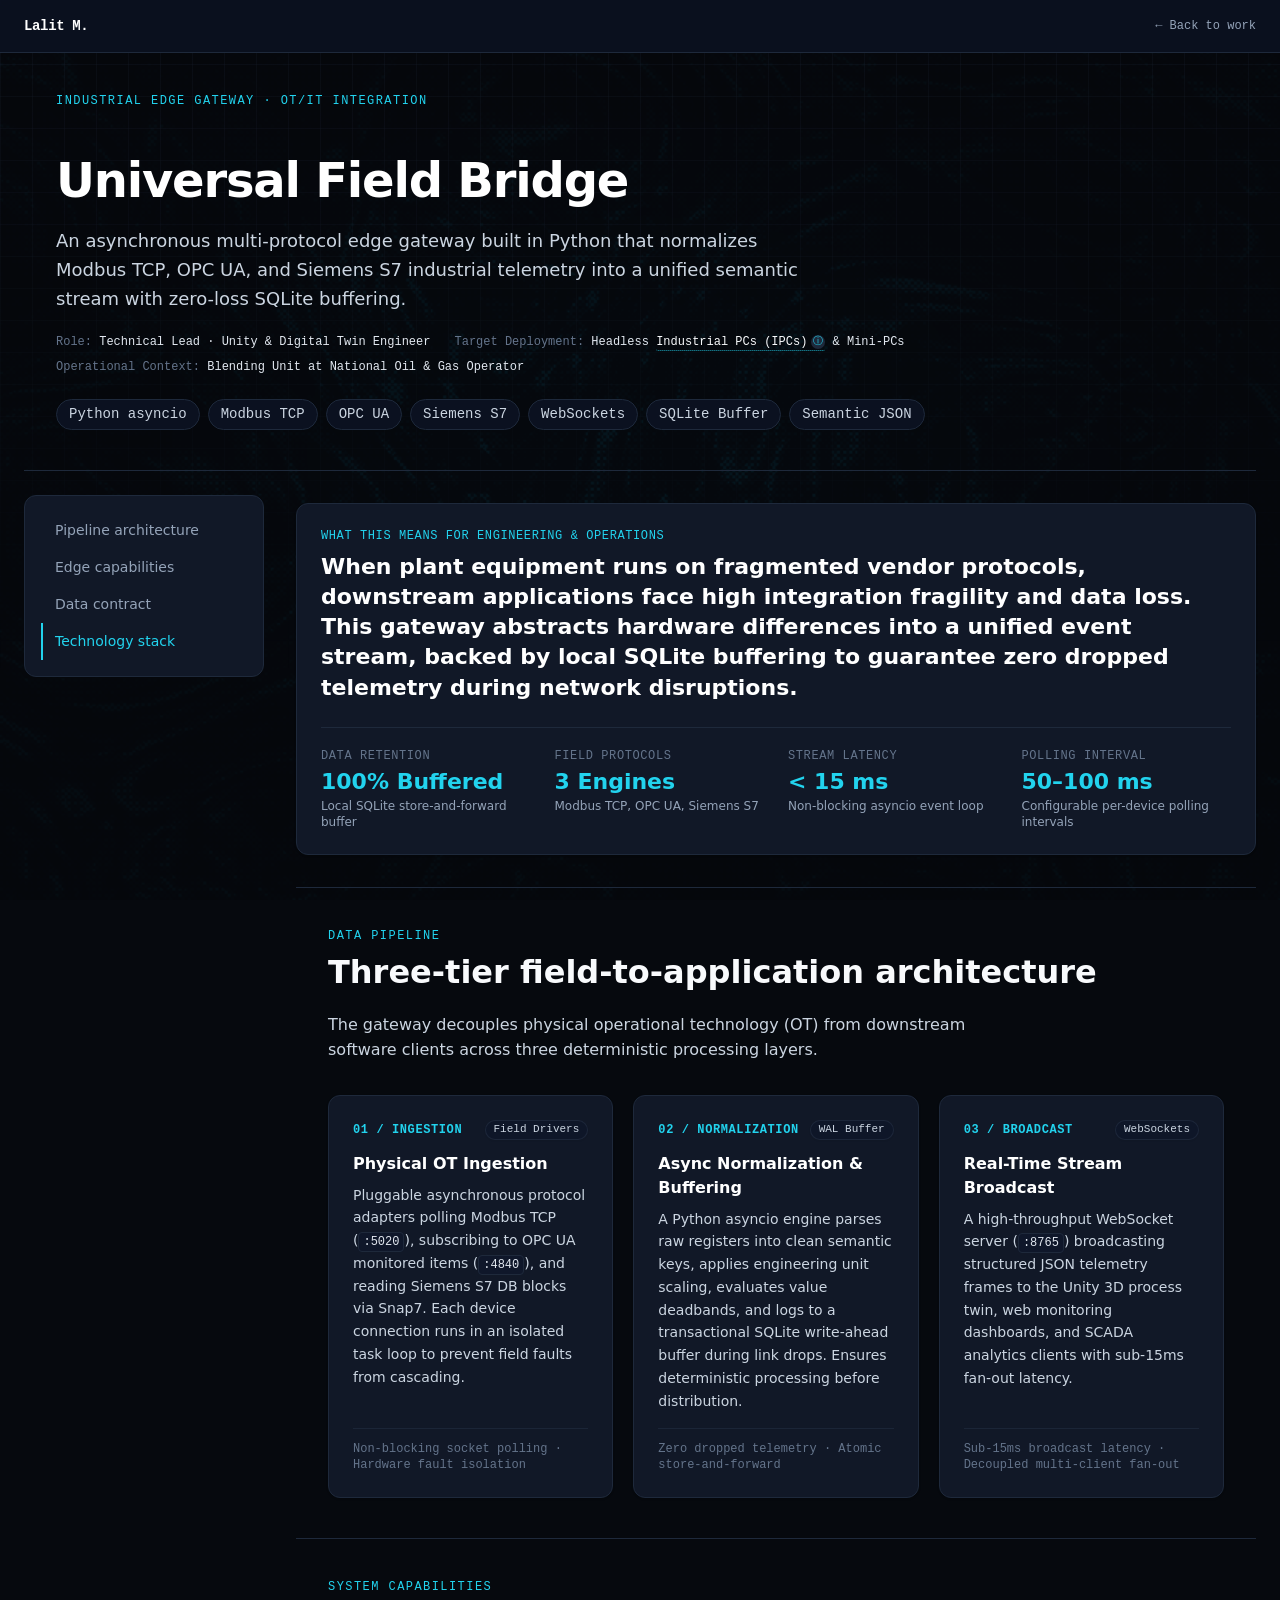
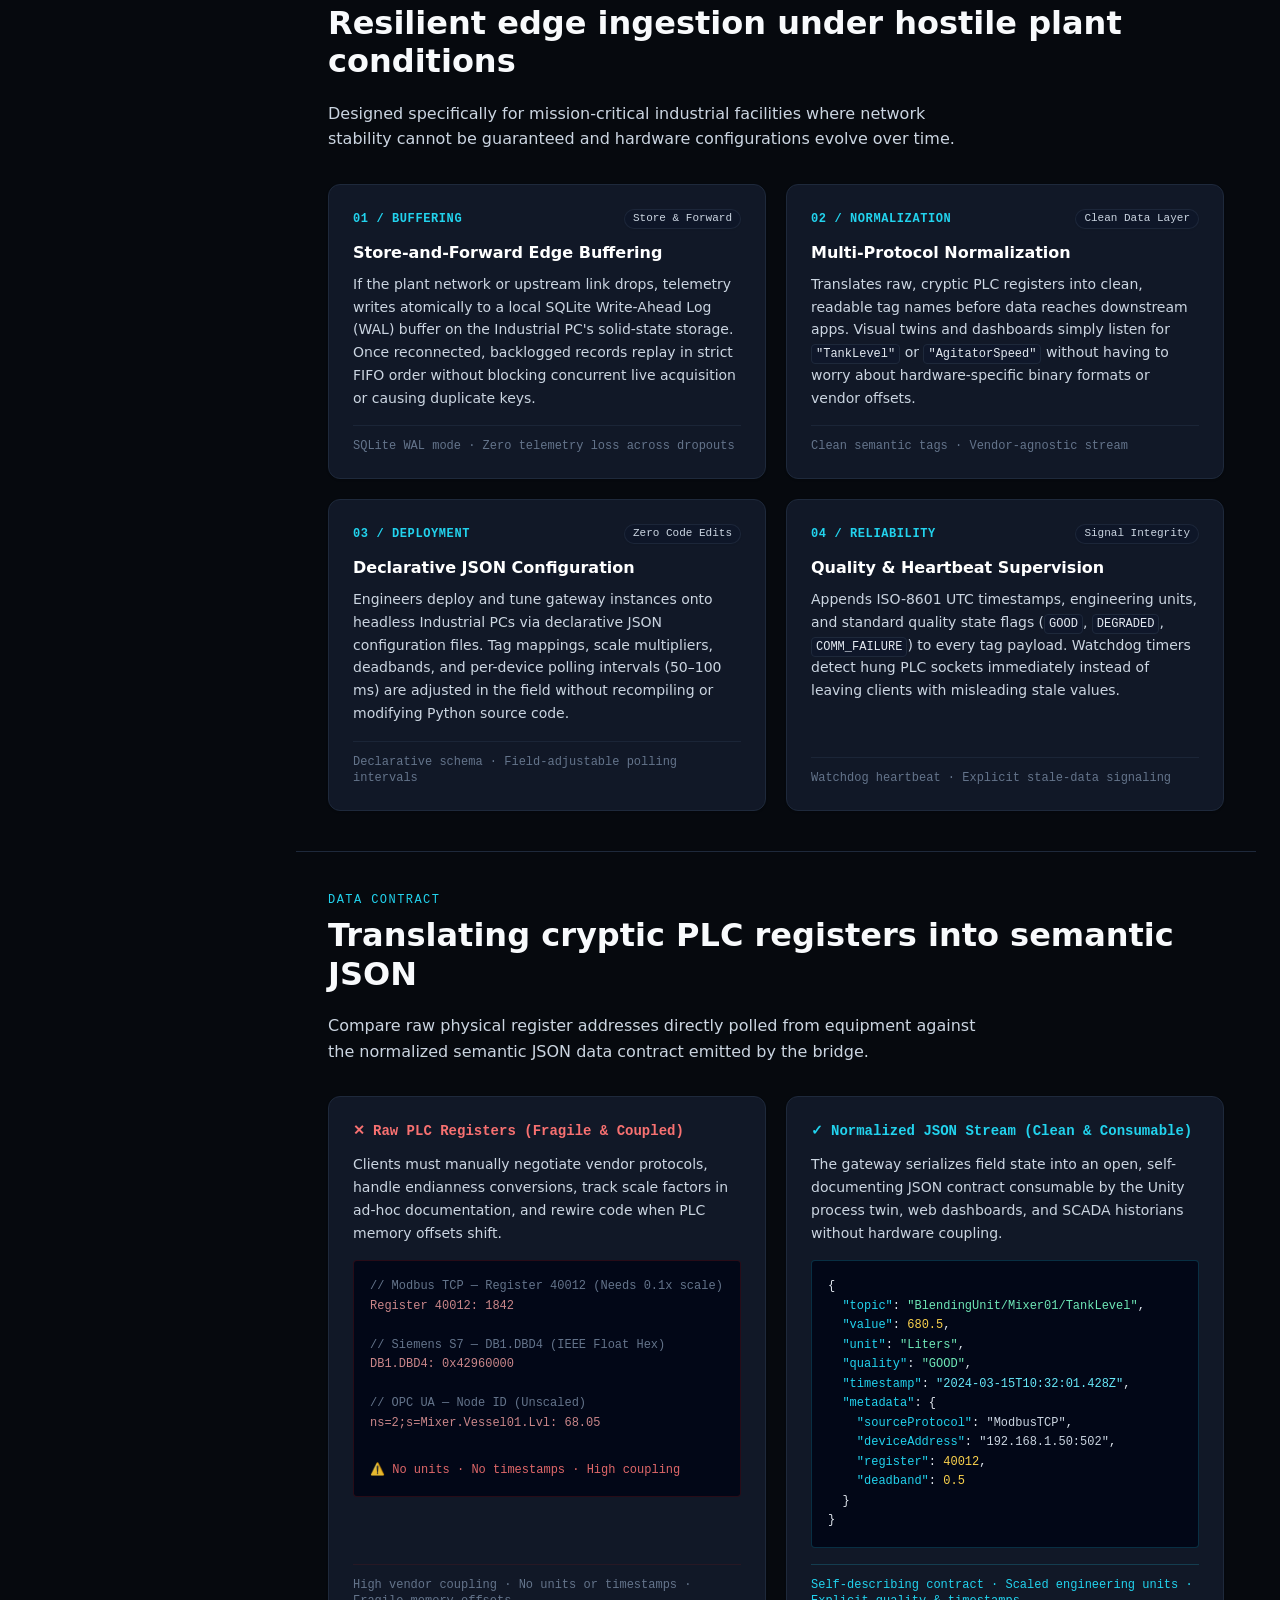
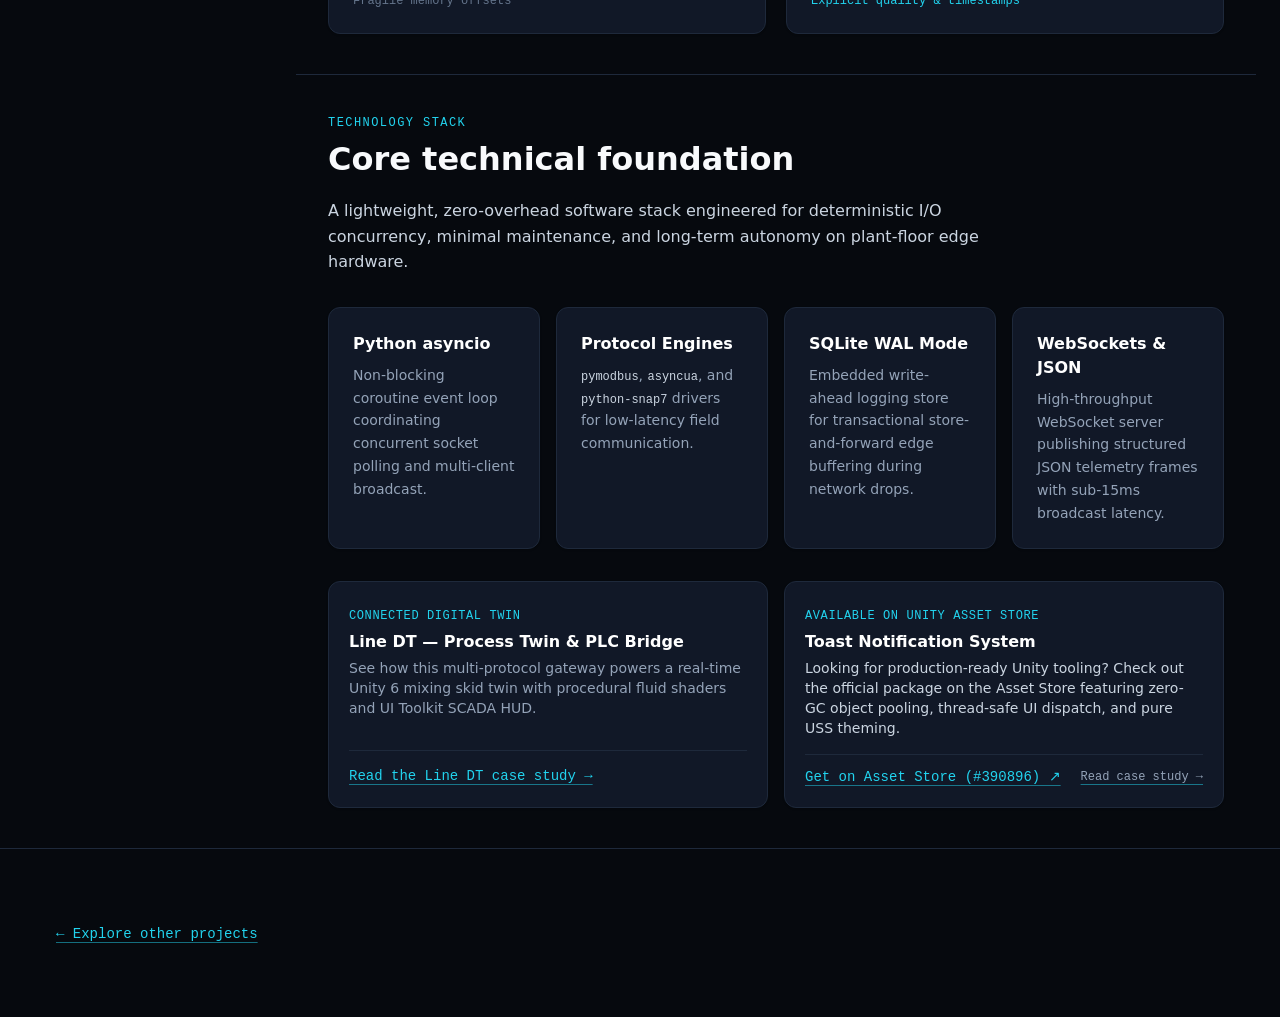
<file: projects/field-bridge.html>
<!DOCTYPE html>
<html lang="en" class="scroll-smooth">
<head>
  <meta charset="UTF-8">
  <meta name="viewport" content="width=device-width, initial-scale=1.0">
  <title>Universal Field Bridge — Multi-Protocol Industrial Edge Gateway | Lalit M.</title>
  <meta name="description" content="An asynchronous multi-protocol industrial edge gateway normalizing Modbus TCP, OPC UA, and Siemens S7 telemetry with zero-loss SQLite buffering for real-time digital twins and SCADA.">
  <meta name="theme-color" content="#0b1120">
  <link rel="canonical" href="https://lalit0725.github.io/projects/field-bridge.html">
  <meta property="og:title" content="Universal Field Bridge — Multi-Protocol Industrial Edge Gateway | Lalit M.">
  <meta property="og:description" content="An asynchronous multi-protocol industrial edge gateway normalizing Modbus TCP, OPC UA, and Siemens S7 telemetry with zero-loss SQLite buffering for real-time digital twins and SCADA.">
  <meta property="og:type" content="website">
  <meta property="og:url" content="https://lalit0725.github.io/projects/field-bridge.html">
  <link rel="icon" href="../assets/favicon.svg" type="image/svg+xml">
  <link rel="stylesheet" href="../css/site.css">
</head>
<body class="bg-surface font-sans antialiased text-slate-200">
  <canvas id="ambient-dither" aria-hidden="true"></canvas>
  <div class="bg-grid" aria-hidden="true"></div>
  <script>document.documentElement.classList.add("js");</script>
  <a href="#main" class="sr-only focus:not-sr-only focus:absolute focus:left-3 focus:top-3 focus:z-50 focus:bg-surface focus:px-4 focus:py-2 focus:text-sm focus:text-accent">Skip to content</a>

  <header class="sticky top-0 z-40 border-b border-slate-800 bg-surface/95 backdrop-blur">
    <nav aria-label="Project navigation" class="mx-auto flex max-w-[88rem] items-center justify-between px-4 py-4 sm:px-6">
      <a href="../index.html#work" class="font-mono text-sm font-semibold tracking-tight text-white">Lalit M.</a>
      <a href="../index.html#work" class="font-mono text-xs text-slate-400 transition-colors hover:text-accent">← Back to work</a>
    </nav>
  </header>

  <main id="main" tabindex="-1" class="case-study-main case-study-dense mx-auto max-w-[88rem] px-4 sm:px-6">
    <header class="relative border-b border-slate-800 section">
      <p class="section-title" data-eyebrow="Industrial Edge Gateway · OT/IT Integration"></p>
      <h1 class="mt-5 max-w-3xl text-h1 font-semibold leading-tight tracking-tight text-white">Universal Field Bridge</h1>
      <p class="mt-4 max-w-3xl text-body-lg leading-relaxed text-slate-300">
        An asynchronous multi-protocol edge gateway built in Python that normalizes Modbus TCP, OPC UA, and Siemens S7 industrial telemetry into a unified semantic stream with zero-loss SQLite buffering.
      </p>

      <div class="mt-5 flex flex-wrap items-center gap-x-6 gap-y-2 font-mono text-xs text-slate-400">
        <div><span class="text-slate-500">Role:</span> <span class="text-slate-200">Technical Lead · Unity &amp; Digital Twin Engineer</span></div>
        <div>
          <span class="text-slate-500">Target Deployment:</span> 
          <span class="text-slate-200">
            Headless 
            <span class="term-wrapper">
              <button type="button" class="term-trigger" aria-haspopup="dialog" aria-expanded="false">
                <span>Industrial PCs (IPCs)</span>
                <span class="term-icon" aria-hidden="true">ⓘ</span>
              </button>
              <span role="tooltip" class="term-popover">
                <strong class="font-semibold text-white block mb-1 text-xs">Industrial PC (IPC)</strong>
                Ruggedized, fanless computing hardware designed for continuous 24/7 operation on the plant floor. Built to withstand high electromagnetic interference (EMI), extreme temperatures (-20°C to 60°C), mechanical vibration, and dust without active cooling failures.
                <span class="block mt-2 text-[11px] text-accent/90 border-t border-slate-800 pt-1.5">In Field Bridge: Deployed as an edge gateway running headless Linux directly beside field PLCs.</span>
              </span>
            </span>
            &amp; Mini-PCs
          </span>
        </div>
        <div><span class="text-slate-500">Operational Context:</span> <span class="text-slate-200">Blending Unit at National Oil &amp; Gas Operator</span></div>
      </div>

      <div class="mt-6 flex flex-wrap gap-2" aria-label="Technology used">
        <span class="chip">Python asyncio</span>
        <span class="chip">Modbus TCP</span>
        <span class="chip">OPC UA</span>
        <span class="chip">Siemens S7</span>
        <span class="chip">WebSockets</span>
        <span class="chip">SQLite Buffer</span>
        <span class="chip">Semantic JSON</span>
      </div>
    </header>

    <nav class="toc" aria-label="On this page">
      <a class="toc-link" href="#pipeline">Pipeline architecture</a>
      <a class="toc-link" href="#capabilities">Edge capabilities</a>
      <a class="toc-link" href="#data-contract">Data contract</a>
      <a class="toc-link" href="#technology">Technology stack</a>
    </nav>

    <div class="divide-y divide-slate-800">
      
      <!-- Executive Takeaway Card -->
      <section class="takeaway-card" aria-labelledby="takeaway">
        <p class="font-mono text-xs uppercase tracking-wider text-accent">What this means for engineering &amp; operations</p>
        <h2 id="takeaway" class="mt-2 max-w-4xl text-h3 font-semibold text-white leading-snug">
          When plant equipment runs on fragmented vendor protocols, downstream applications face high integration fragility and data loss. This gateway abstracts hardware differences into a unified event stream, backed by local SQLite buffering to guarantee zero dropped telemetry during network disruptions.
        </h2>
        <dl class="mt-6 grid grid-cols-2 gap-x-6 gap-y-5 border-t border-slate-800 pt-5 sm:grid-cols-4">
          <div>
            <dt class="font-mono text-xs uppercase tracking-wider text-slate-500">Data Retention</dt>
            <dd class="mt-1 text-h3 font-semibold text-accent">100% Buffered</dd>
            <dd class="mt-0.5 text-xs text-slate-400">Local SQLite store-and-forward buffer</dd>
          </div>
          <div>
            <dt class="font-mono text-xs uppercase tracking-wider text-slate-500">Field Protocols</dt>
            <dd class="mt-1 text-h3 font-semibold text-accent">3 Engines</dd>
            <dd class="mt-0.5 text-xs text-slate-400">Modbus TCP, OPC UA, Siemens S7</dd>
          </div>
          <div>
            <dt class="font-mono text-xs uppercase tracking-wider text-slate-500">Stream Latency</dt>
            <dd class="mt-1 text-h3 font-semibold text-accent">&lt; 15 ms</dd>
            <dd class="mt-0.5 text-xs text-slate-400">Non-blocking asyncio event loop</dd>
          </div>
          <div>
            <dt class="font-mono text-xs uppercase tracking-wider text-slate-500">Polling Interval</dt>
            <dd class="mt-1 text-h3 font-semibold text-accent">50–100 ms</dd>
            <dd class="mt-0.5 text-xs text-slate-400">Configurable per-device polling intervals</dd>
          </div>
        </dl>
      </section>

      <!-- Three-Tier Edge Pipeline -->
      <section id="pipeline" class="section" aria-labelledby="pipeline-heading">
        <h2 id="pipeline-heading" class="section-title" data-eyebrow="Data Pipeline">Three-tier field-to-application architecture</h2>
        <p class="prose-body -mt-5 mb-8">
          The gateway decouples physical operational technology (OT) from downstream software clients across three deterministic processing layers.
        </p>

        <div class="grid gap-5 md:grid-cols-3">
          
          <div class="card flex flex-col justify-between">
            <div>
              <div class="card-eyebrow-row">
                <span class="card-step-label">01 / INGESTION</span>
                <span class="card-badge">Field Drivers</span>
              </div>
              <h3 class="mt-3 text-base font-semibold text-white">Physical OT Ingestion</h3>
              <p class="mt-2 text-sm leading-relaxed text-slate-300">
                Pluggable asynchronous protocol adapters polling Modbus TCP (<code class="port-pill">:5020</code>), subscribing to OPC UA monitored items (<code class="port-pill">:4840</code>), and reading Siemens S7 DB blocks via Snap7. Each device connection runs in an isolated task loop to prevent field faults from cascading.
              </p>
            </div>
            <div class="mt-4 border-t border-slate-800/80 pt-3 font-mono text-xs text-slate-500">
              Non-blocking socket polling · Hardware fault isolation
            </div>
          </div>

          <div class="card flex flex-col justify-between">
            <div>
              <div class="card-eyebrow-row">
                <span class="card-step-label">02 / NORMALIZATION</span>
                <span class="card-badge">WAL Buffer</span>
              </div>
              <h3 class="mt-3 text-base font-semibold text-white">Async Normalization &amp; Buffering</h3>
              <p class="mt-2 text-sm leading-relaxed text-slate-300">
                A Python asyncio engine parses raw registers into clean semantic keys, applies engineering unit scaling, evaluates value deadbands, and logs to a transactional SQLite write-ahead buffer during link drops. Ensures deterministic processing before distribution.
              </p>
            </div>
            <div class="mt-4 border-t border-slate-800/80 pt-3 font-mono text-xs text-slate-500">
              Zero dropped telemetry · Atomic store-and-forward
            </div>
          </div>

          <div class="card flex flex-col justify-between">
            <div>
              <div class="card-eyebrow-row">
                <span class="card-step-label">03 / BROADCAST</span>
                <span class="card-badge">WebSockets</span>
              </div>
              <h3 class="mt-3 text-base font-semibold text-white">Real-Time Stream Broadcast</h3>
              <p class="mt-2 text-sm leading-relaxed text-slate-300">
                A high-throughput WebSocket server (<code class="port-pill">:8765</code>) broadcasting structured JSON telemetry frames to the Unity 3D process twin, web monitoring dashboards, and SCADA analytics clients with sub-15ms fan-out latency.
              </p>
            </div>
            <div class="mt-4 border-t border-slate-800/80 pt-3 font-mono text-xs text-slate-500">
              Sub-15ms broadcast latency · Decoupled multi-client fan-out
            </div>
          </div>

        </div>
      </section>

      <!-- Core System Capabilities -->
      <section id="capabilities" class="section" aria-labelledby="capabilities-heading">
        <h2 id="capabilities-heading" class="section-title" data-eyebrow="System Capabilities">Resilient edge ingestion under hostile plant conditions</h2>
        <p class="prose-body -mt-5 mb-8">
          Designed specifically for mission-critical industrial facilities where network stability cannot be guaranteed and hardware configurations evolve over time.
        </p>

        <div class="grid gap-5 md:grid-cols-2">

          <div class="card flex flex-col justify-between">
            <div>
              <div class="card-eyebrow-row">
                <span class="card-step-label">01 / BUFFERING</span>
                <span class="card-badge">Store &amp; Forward</span>
              </div>
              <h3 class="mt-3 text-base font-semibold text-white">Store-and-Forward Edge Buffering</h3>
              <p class="mt-2 text-sm leading-relaxed text-slate-300">
                If the plant network or upstream link drops, telemetry writes atomically to a local SQLite Write-Ahead Log (WAL) buffer on the Industrial PC's solid-state storage. Once reconnected, backlogged records replay in strict FIFO order without blocking concurrent live acquisition or causing duplicate keys.
              </p>
            </div>
            <div class="mt-4 border-t border-slate-800/80 pt-3 font-mono text-xs text-slate-500">
              SQLite WAL mode · Zero telemetry loss across dropouts
            </div>
          </div>

          <div class="card flex flex-col justify-between">
            <div>
              <div class="card-eyebrow-row">
                <span class="card-step-label">02 / NORMALIZATION</span>
                <span class="card-badge">Clean Data Layer</span>
              </div>
              <h3 class="mt-3 text-base font-semibold text-white">Multi-Protocol Normalization</h3>
              <p class="mt-2 text-sm leading-relaxed text-slate-300">
                Translates raw, cryptic PLC registers into clean, readable tag names before data reaches downstream apps. Visual twins and dashboards simply listen for <code class="port-pill">"TankLevel"</code> or <code class="port-pill">"AgitatorSpeed"</code> without having to worry about hardware-specific binary formats or vendor offsets.
              </p>
            </div>
            <div class="mt-4 border-t border-slate-800/80 pt-3 font-mono text-xs text-slate-500">
              Clean semantic tags · Vendor-agnostic stream
            </div>
          </div>

          <div class="card flex flex-col justify-between">
            <div>
              <div class="card-eyebrow-row">
                <span class="card-step-label">03 / DEPLOYMENT</span>
                <span class="card-badge">Zero Code Edits</span>
              </div>
              <h3 class="mt-3 text-base font-semibold text-white">Declarative JSON Configuration</h3>
              <p class="mt-2 text-sm leading-relaxed text-slate-300">
                Engineers deploy and tune gateway instances onto headless Industrial PCs via declarative JSON configuration files. Tag mappings, scale multipliers, deadbands, and per-device polling intervals (50–100 ms) are adjusted in the field without recompiling or modifying Python source code.
              </p>
            </div>
            <div class="mt-4 border-t border-slate-800/80 pt-3 font-mono text-xs text-slate-500">
              Declarative schema · Field-adjustable polling intervals
            </div>
          </div>

          <div class="card flex flex-col justify-between">
            <div>
              <div class="card-eyebrow-row">
                <span class="card-step-label">04 / RELIABILITY</span>
                <span class="card-badge">Signal Integrity</span>
              </div>
              <h3 class="mt-3 text-base font-semibold text-white">Quality &amp; Heartbeat Supervision</h3>
              <p class="mt-2 text-sm leading-relaxed text-slate-300">
                Appends ISO-8601 UTC timestamps, engineering units, and standard quality state flags (<code class="port-pill">GOOD</code>, <code class="port-pill">DEGRADED</code>, <code class="port-pill">COMM_FAILURE</code>) to every tag payload. Watchdog timers detect hung PLC sockets immediately instead of leaving clients with misleading stale values.
              </p>
            </div>
            <div class="mt-4 border-t border-slate-800/80 pt-3 font-mono text-xs text-slate-500">
              Watchdog heartbeat · Explicit stale-data signaling
            </div>
          </div>

        </div>
      </section>

      <!-- Data Contract Comparison -->
      <section id="data-contract" class="section" aria-labelledby="contract-heading">
        <h2 id="contract-heading" class="section-title" data-eyebrow="Data Contract">Translating cryptic PLC registers into semantic JSON</h2>
        <p class="prose-body -mt-5 mb-8">
          Compare raw physical register addresses directly polled from equipment against the normalized semantic JSON data contract emitted by the bridge.
        </p>

        <div class="grid gap-5 lg:grid-cols-2">
          
          <!-- Before: Raw PLC Registers -->
          <div class="contract-card-raw">
            <div>
              <div class="flex items-center gap-2 font-mono text-sm font-semibold text-red-400">
                <span>✕</span> Raw PLC Registers (Fragile &amp; Coupled)
              </div>
              <p class="mt-3 text-sm leading-relaxed text-slate-300">
                Clients must manually negotiate vendor protocols, handle endianness conversions, track scale factors in ad-hoc documentation, and rewire code when PLC memory offsets shift.
              </p>
              <pre class="contract-code-raw"><code><span class="text-slate-500">// Modbus TCP — Register 40012 (Needs 0.1x scale)</span>
Register 40012: 1842

<span class="text-slate-500">// Siemens S7 — DB1.DBD4 (IEEE Float Hex)</span>
DB1.DBD4: 0x42960000

<span class="text-slate-500">// OPC UA — Node ID (Unscaled)</span>
ns=2;s=Mixer.Vessel01.Lvl: 68.05

<span class="text-red-400/90 block mt-2 font-medium">⚠️ No units · No timestamps · High coupling</span></code></pre>
            </div>
            <div class="mt-4 border-t border-red-900/20 pt-3 font-mono text-xs text-slate-500">
              High vendor coupling · No units or timestamps · Fragile memory offsets
            </div>
          </div>

          <!-- After: Normalized JSON Stream -->
          <div class="contract-card-normalized">
            <div>
              <div class="flex items-center gap-2 font-mono text-sm font-semibold text-accent">
                <span>✓</span> Normalized JSON Stream (Clean &amp; Consumable)
              </div>
              <p class="mt-3 text-sm leading-relaxed text-slate-300">
                The gateway serializes field state into an open, self-documenting JSON contract consumable by the Unity process twin, web dashboards, and SCADA historians without hardware coupling.
              </p>
              <pre class="contract-code-normalized"><code>{
  <span class="text-accent">"topic"</span>: <span class="text-emerald-300">"BlendingUnit/Mixer01/TankLevel"</span>,
  <span class="text-accent">"value"</span>: <span class="text-amber-300">680.5</span>,
  <span class="text-accent">"unit"</span>: <span class="text-emerald-300">"Liters"</span>,
  <span class="text-accent">"quality"</span>: <span class="text-emerald-300">"GOOD"</span>,
  <span class="text-accent">"timestamp"</span>: <span class="text-cyan-300">"2024-03-15T10:32:01.428Z"</span>,
  <span class="text-accent">"metadata"</span>: {
    <span class="text-accent">"sourceProtocol"</span>: <span class="text-slate-300">"ModbusTCP"</span>,
    <span class="text-accent">"deviceAddress"</span>: <span class="text-slate-300">"192.168.1.50:502"</span>,
    <span class="text-accent">"register"</span>: <span class="text-amber-300">40012</span>,
    <span class="text-accent">"deadband"</span>: <span class="text-amber-300">0.5</span>
  }
}</code></pre>
            </div>
            <div class="mt-4 border-t border-accent/20 pt-3 font-mono text-xs text-accent">
              Self-describing contract · Scaled engineering units · Explicit quality &amp; timestamps
            </div>
          </div>

        </div>
      </section>

      <!-- Technology Stack -->
      <section id="technology" class="section" aria-labelledby="tech-heading">
        <h2 id="tech-heading" class="section-title" data-eyebrow="Technology Stack">Core technical foundation</h2>
        <p class="prose-body -mt-5 mb-8">
          A lightweight, zero-overhead software stack engineered for deterministic I/O concurrency, minimal maintenance, and long-term autonomy on plant-floor edge hardware.
        </p>

        <div class="grid gap-4 sm:grid-cols-2 lg:grid-cols-4">
          <article class="card">
            <h3 class="font-semibold text-white text-base">Python asyncio</h3>
            <p class="mt-2 text-sm leading-relaxed text-slate-400">Non-blocking coroutine event loop coordinating concurrent socket polling and multi-client broadcast.</p>
          </article>
          <article class="card">
            <h3 class="font-semibold text-white text-base">Protocol Engines</h3>
            <p class="mt-2 text-sm leading-relaxed text-slate-400"><code class="font-mono text-xs text-slate-300">pymodbus</code>, <code class="font-mono text-xs text-slate-300">asyncua</code>, and <code class="font-mono text-xs text-slate-300">python-snap7</code> drivers for low-latency field communication.</p>
          </article>
          <article class="card">
            <h3 class="font-semibold text-white text-base">SQLite WAL Mode</h3>
            <p class="mt-2 text-sm leading-relaxed text-slate-400">Embedded write-ahead logging store for transactional store-and-forward edge buffering during network drops.</p>
          </article>
          <article class="card">
            <h3 class="font-semibold text-white text-base">WebSockets &amp; JSON</h3>
            <p class="mt-2 text-sm leading-relaxed text-slate-400">High-throughput WebSocket server publishing structured JSON telemetry frames with sub-15ms broadcast latency.</p>
          </article>
        </div>

        <div class="mt-8 grid gap-4 sm:grid-cols-2">
          <div class="card flex flex-col justify-between border-slate-800 bg-surface-elevated p-5">
            <div>
              <span class="font-mono text-xs uppercase tracking-wider text-accent">Connected Digital Twin</span>
              <h4 class="text-base font-semibold text-white mt-1">Line DT — Process Twin &amp; PLC Bridge</h4>
              <p class="text-sm text-slate-400 mt-1">See how this multi-protocol gateway powers a real-time Unity 6 mixing skid twin with procedural fluid shaders and UI Toolkit SCADA HUD.</p>
            </div>
            <div class="mt-4 pt-3 border-t border-slate-800">
              <a href="line-dt.html" class="link-underline font-mono text-sm text-accent">
                Read the Line DT case study →
              </a>
            </div>
          </div>

          <div class="card flex flex-col justify-between border-slate-800 bg-surface-elevated p-5">
            <div>
              <span class="font-mono text-xs uppercase tracking-wider text-accent">Available on Unity Asset Store</span>
              <h4 class="text-base font-semibold text-white mt-1">Toast Notification System</h4>
              <p class="text-sm text-slate-300 mt-1">Looking for production-ready Unity tooling? Check out the official package on the Asset Store featuring zero-GC object pooling, thread-safe UI dispatch, and pure USS theming.</p>
            </div>
            <div class="mt-4 pt-3 border-t border-slate-800 flex flex-wrap items-center justify-between gap-3">
              <a href="https://assetstore.unity.com/packages/tools/gui/toast-notification-system-390896" target="_blank" rel="noopener noreferrer" class="link-underline font-mono text-sm text-accent font-medium">
                Get on Asset Store (#390896) ↗
              </a>
              <a href="toast-notification-system.html" class="link-underline font-mono text-xs text-slate-400 hover:text-slate-200">
                Read case study →
              </a>
            </div>
          </div>
        </div>
      </section>

    </div>
  </main>

  <footer class="border-t border-slate-800 section">
    <div class="mx-auto max-w-[88rem] px-4 sm:px-6">
      <a href="../index.html#work" class="link-underline font-mono text-sm">← Explore other projects</a>
    </div>
  </footer>

  <script>
    if (window.matchMedia("(prefers-reduced-motion: reduce)").matches) {
      document.documentElement.classList.add("reduce-motion");
    }

    const toc = document.querySelector(".toc");
    const tocLinks = toc ? [...toc.querySelectorAll(".toc-link")] : [];
    const tocTargets = tocLinks.map((link) => document.querySelector(link.getAttribute("href"))).filter(Boolean);

    if (toc && "IntersectionObserver" in window) {
      const setActive = (id) => tocLinks.forEach((link) => {
        link.setAttribute("aria-current", link.getAttribute("href") === `#${id}` ? "true" : "false");
      });
      const observer = new IntersectionObserver((entries) => {
        const visible = entries.filter((entry) => entry.isIntersecting).sort((a, b) => a.boundingClientRect.top - b.boundingClientRect.top);
        if (visible[0]) setActive(visible[0].target.id);
      }, { rootMargin: "-96px 0px -55% 0px", threshold: [0, 1] });
      tocTargets.forEach((target) => observer.observe(target));
      if (tocTargets[0]) setActive(tocTargets[0].id);
    }

    // Interactive Term Popover Handling
    document.querySelectorAll(".term-wrapper").forEach((wrapper) => {
      const trigger = wrapper.querySelector(".term-trigger");
      if (!trigger) return;

      trigger.addEventListener("click", (e) => {
        e.stopPropagation();
        const isActive = wrapper.classList.toggle("is-active");
        trigger.setAttribute("aria-expanded", String(isActive));
      });
    });

    document.addEventListener("click", () => {
      document.querySelectorAll(".term-wrapper.is-active").forEach((wrapper) => {
        wrapper.classList.remove("is-active");
        const trigger = wrapper.querySelector(".term-trigger");
        if (trigger) trigger.setAttribute("aria-expanded", "false");
      });
    });

    document.addEventListener("keydown", (e) => {
      if (e.key === "Escape") {
        document.querySelectorAll(".term-wrapper.is-active").forEach((wrapper) => {
          wrapper.classList.remove("is-active");
          const trigger = wrapper.querySelector(".term-trigger");
          if (trigger) trigger.setAttribute("aria-expanded", "false");
        });
      }
    });
  </script>
  <script src="../js/ambient-dither.js" defer></script>
</body>
</html>
</file>
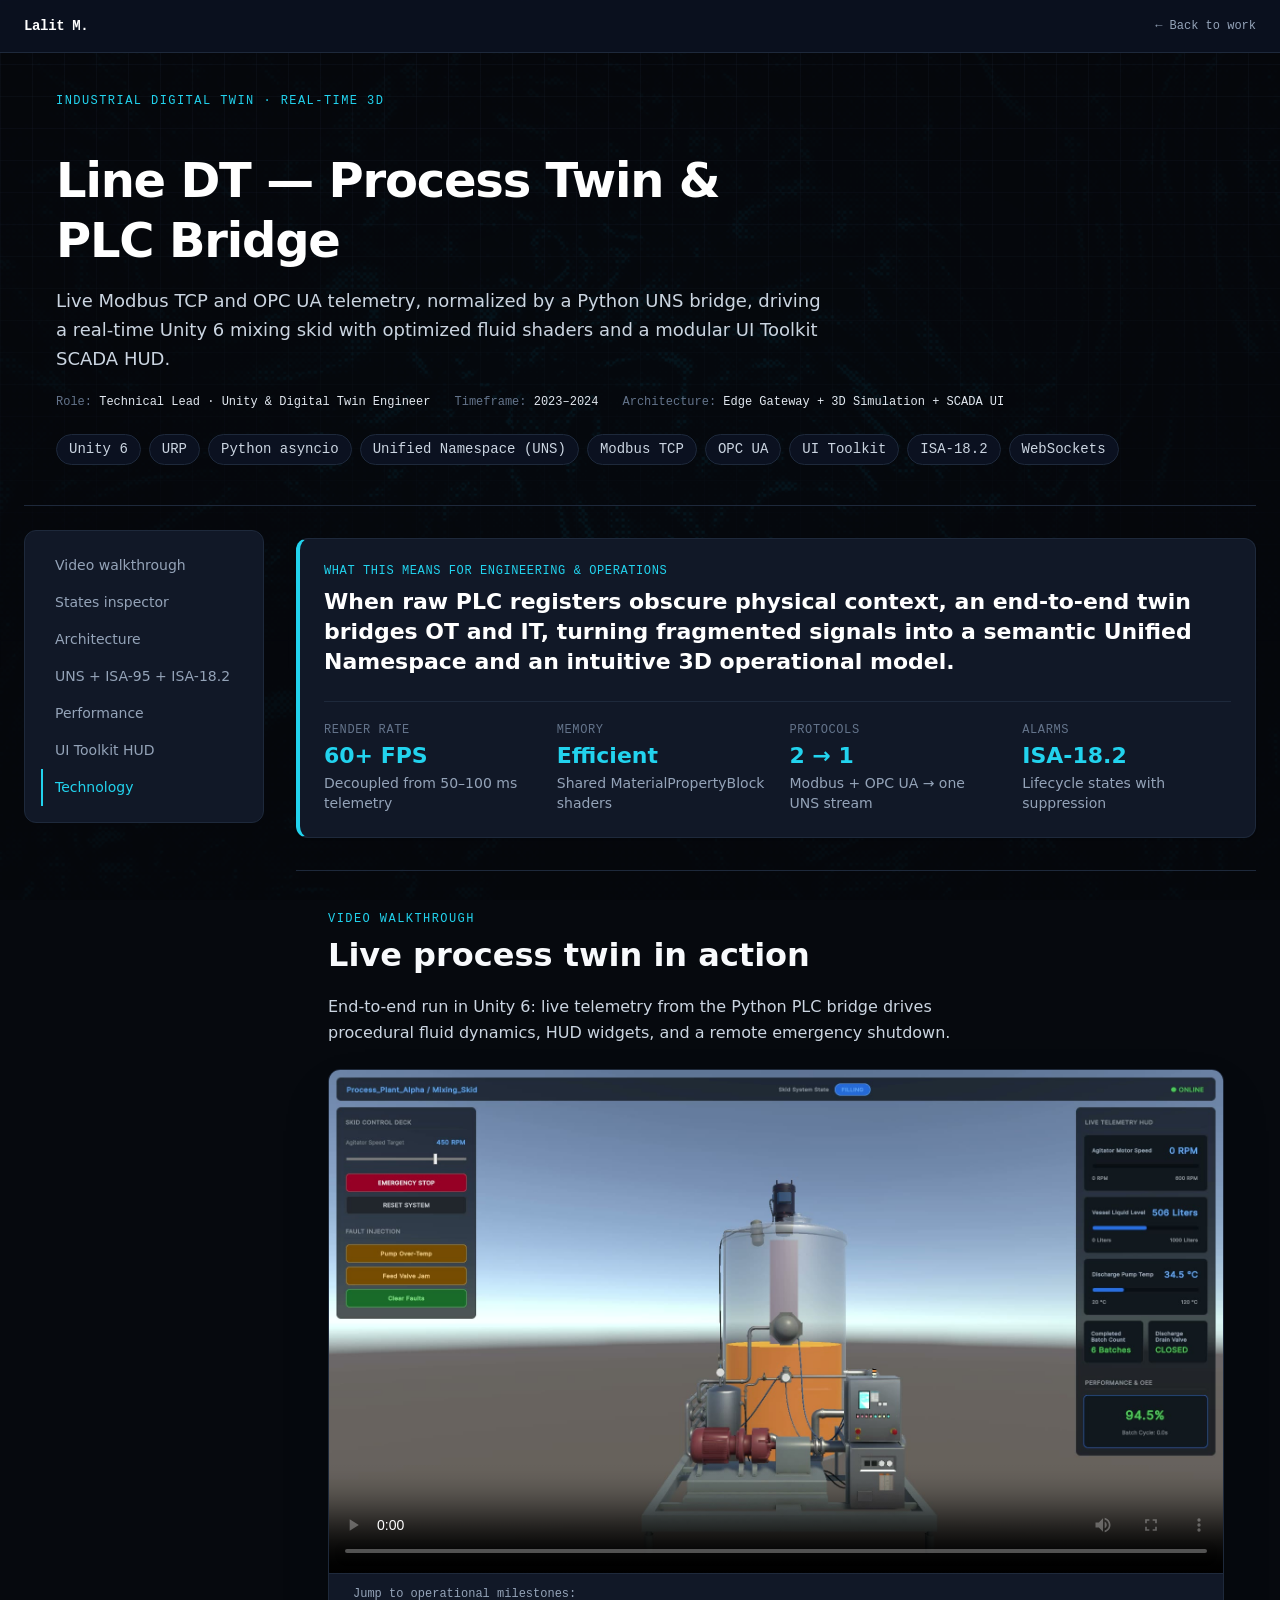
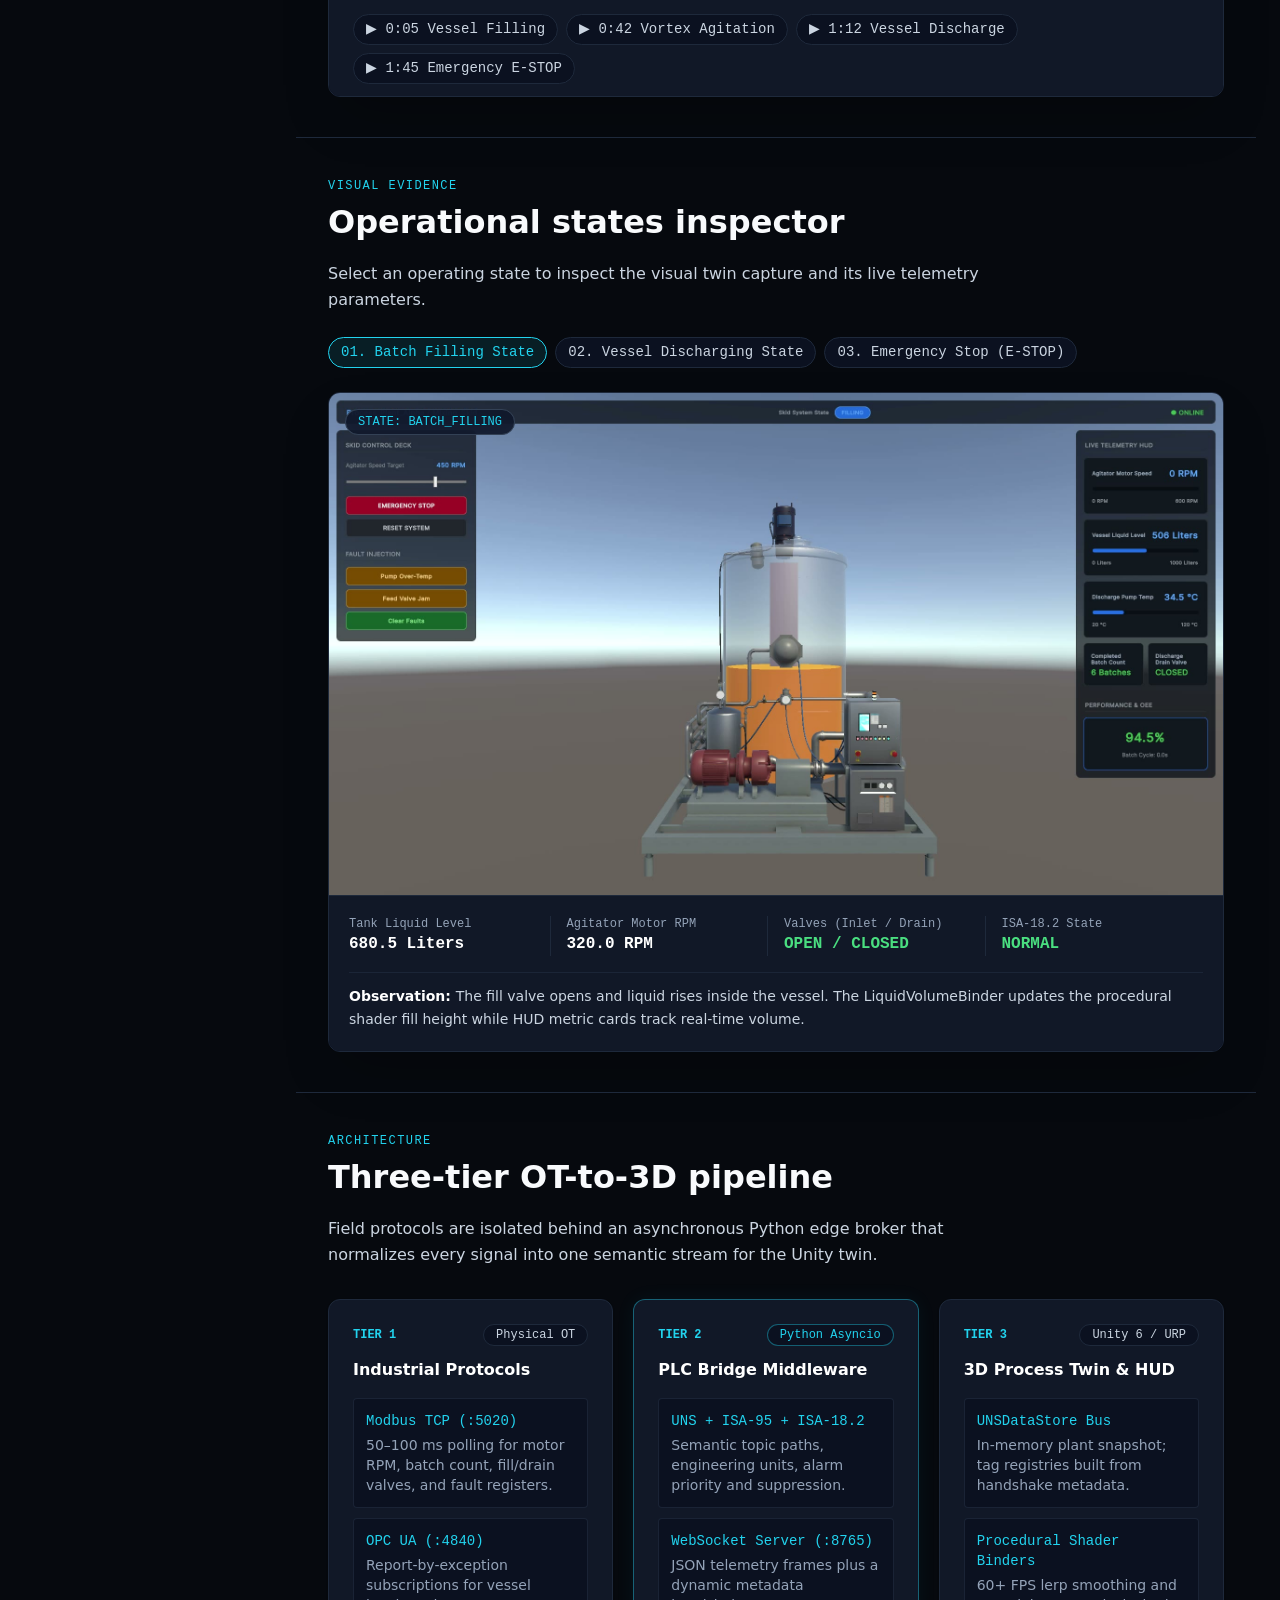
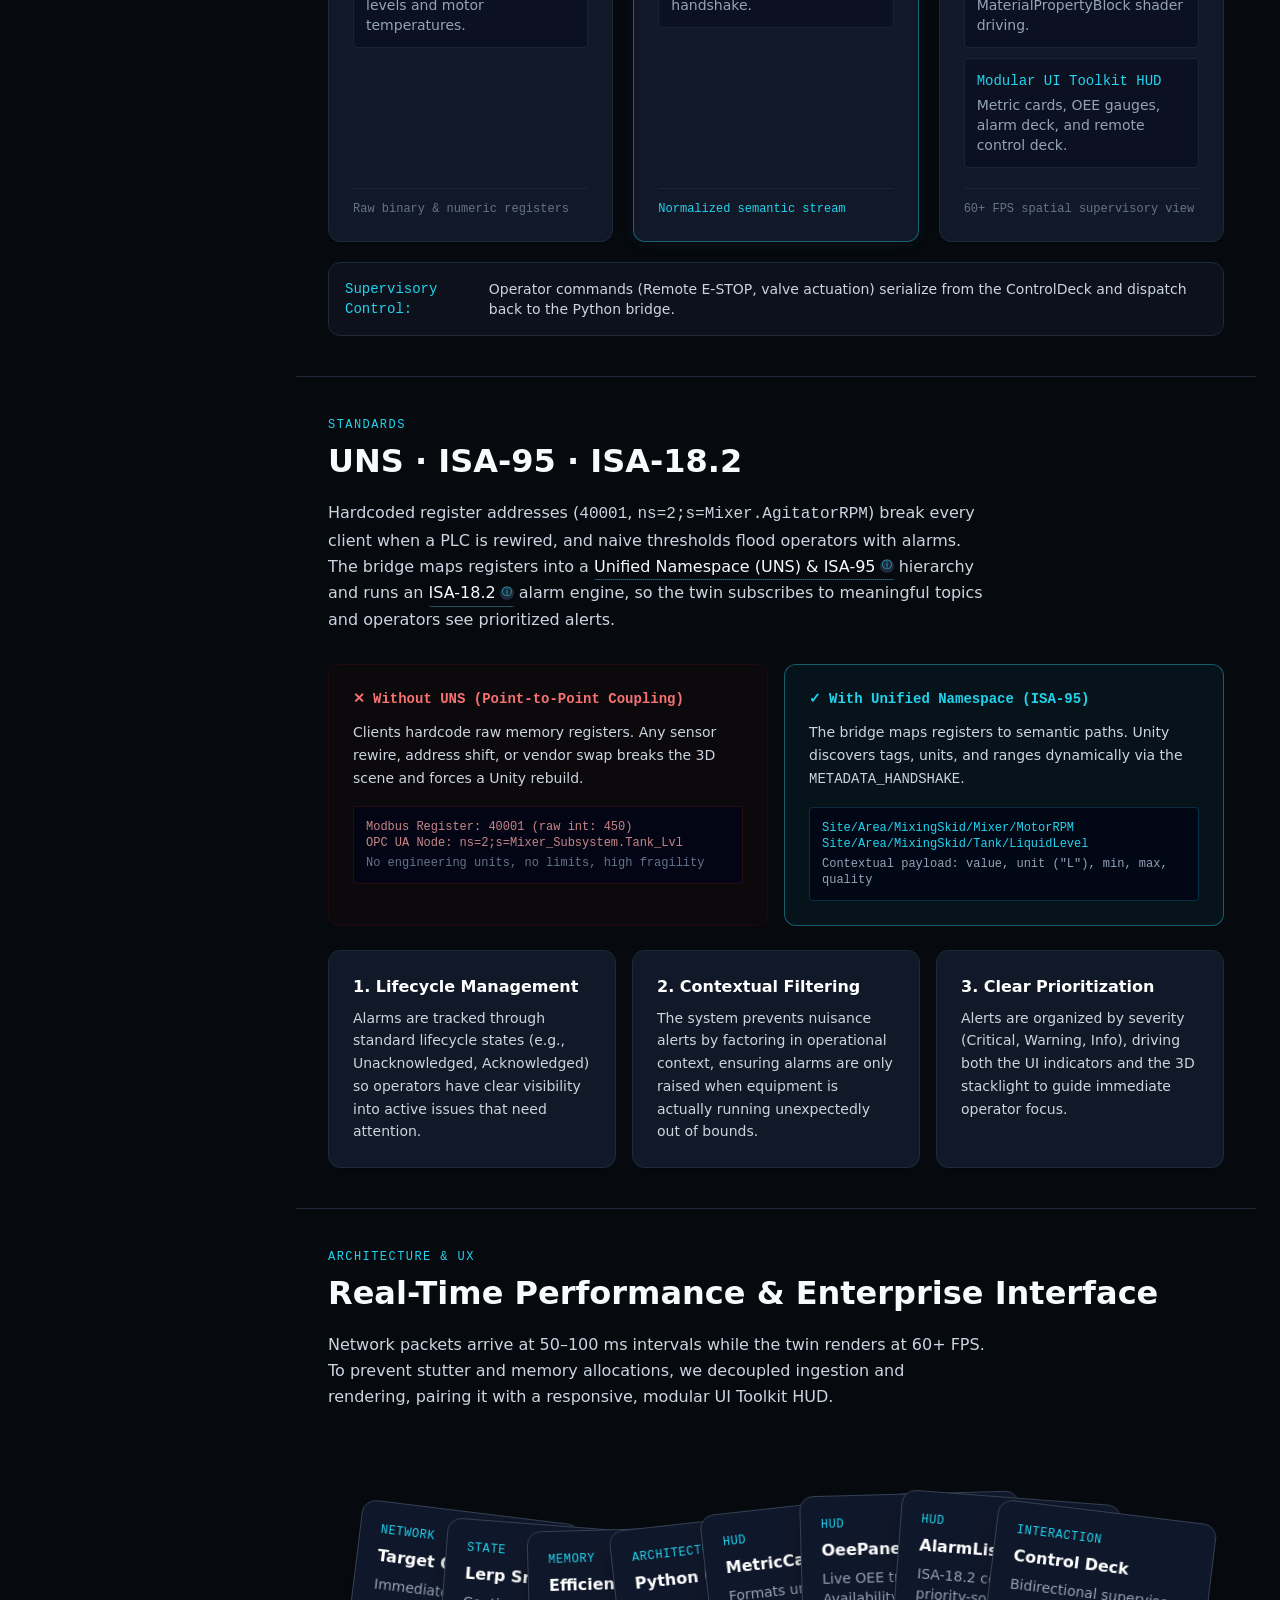
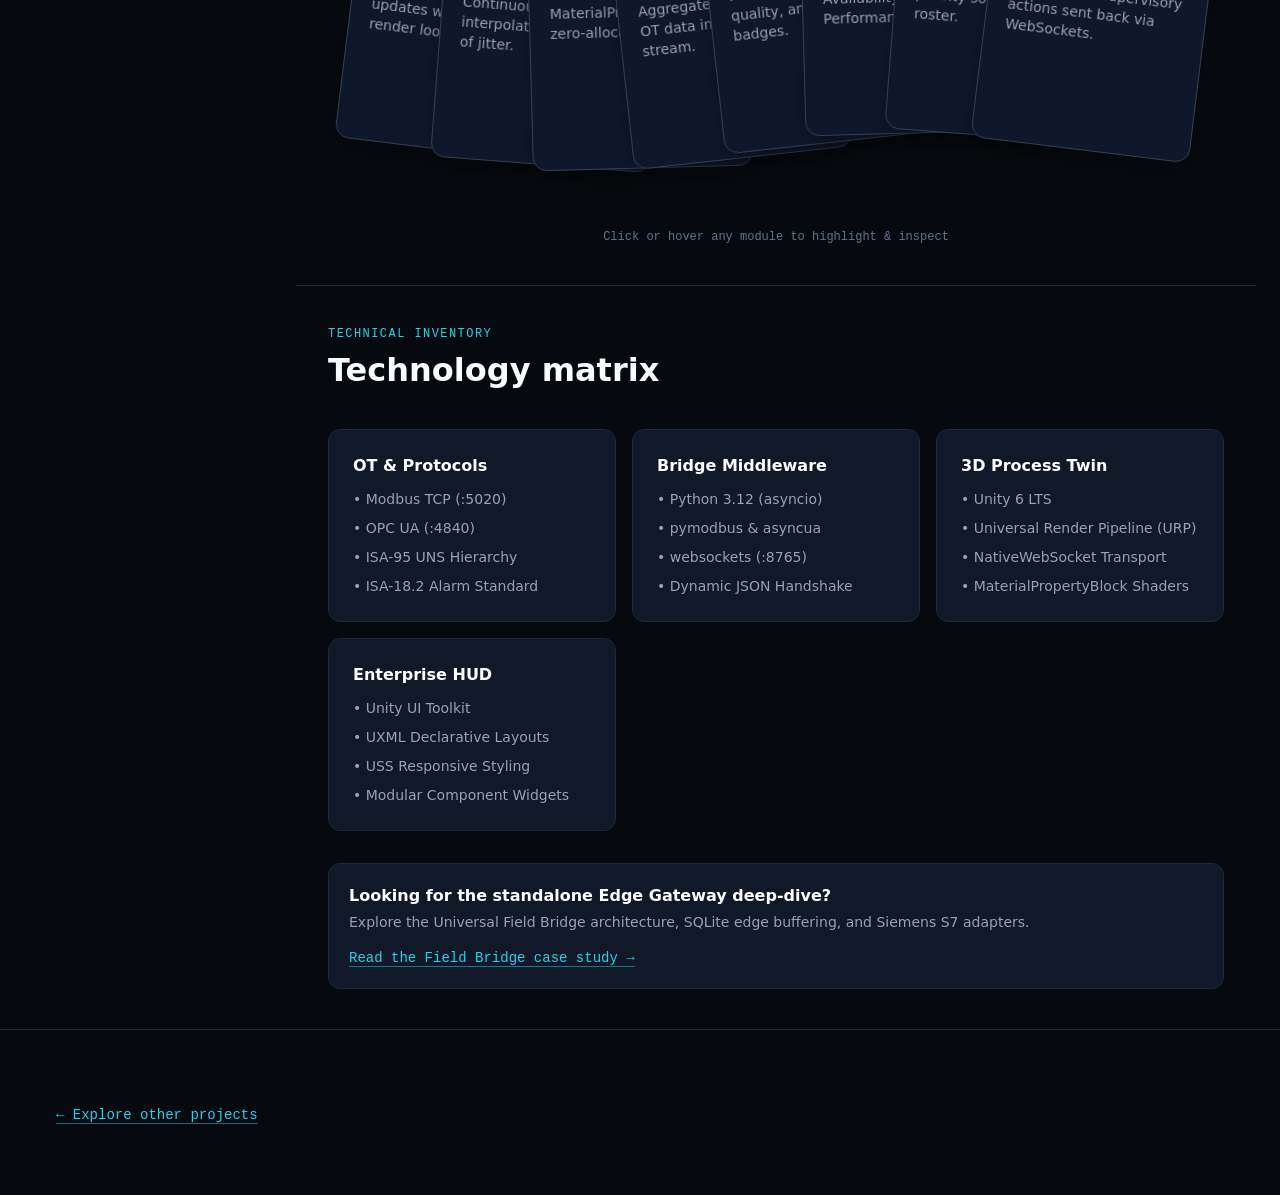
<file: projects/line-dt.html>
<!DOCTYPE html>
<html lang="en" class="scroll-smooth">
<head>
  <meta charset="UTF-8">
  <meta name="viewport" content="width=device-width, initial-scale=1.0">
  <title>Line DT — Industrial Process Twin &amp; PLC Bridge | Lalit M.</title>
  <meta name="description" content="An end-to-end industrial digital twin connecting Modbus TCP and OPC UA telemetry through a Python UNS bridge to a real-time Unity 6 process twin with modular UI Toolkit HUD.">
  <meta name="theme-color" content="#0b1120">
  <link rel="canonical" href="https://lalit0725.github.io/projects/line-dt.html">
  <meta property="og:title" content="Line DT — Industrial Process Twin &amp; PLC Bridge | Lalit M.">
  <meta property="og:description" content="An end-to-end industrial digital twin connecting Modbus TCP and OPC UA telemetry through a Python UNS bridge to a real-time Unity 6 process twin with modular UI Toolkit HUD.">
  <meta property="og:type" content="website">
  <meta property="og:url" content="https://lalit0725.github.io/projects/line-dt.html">
  <link rel="icon" href="../assets/favicon.svg" type="image/svg+xml">
  <link rel="stylesheet" href="../css/site.css">
</head>
<body class="bg-surface font-sans antialiased text-slate-200">
  <canvas id="ambient-dither" aria-hidden="true"></canvas>
  <div class="bg-grid" aria-hidden="true"></div>
  <script>document.documentElement.classList.add("js");</script>
  <a href="#main" class="sr-only focus:not-sr-only focus:absolute focus:left-3 focus:top-3 focus:z-50 focus:bg-surface focus:px-4 focus:py-2 focus:text-sm focus:text-accent">Skip to content</a>

  <header class="sticky top-0 z-40 border-b border-slate-800 bg-surface/95 backdrop-blur">
    <nav aria-label="Project navigation" class="mx-auto flex max-w-[88rem] items-center justify-between px-4 py-4 sm:px-6">
      <a href="../index.html#work" class="font-mono text-sm font-semibold tracking-tight text-white">Lalit M.</a>
      <a href="../index.html#work" class="font-mono text-xs text-slate-400 transition-colors hover:text-accent">← Back to work</a>
    </nav>
  </header>

  <main id="main" tabindex="-1" class="case-study-main case-study-dense mx-auto max-w-[88rem] px-4 sm:px-6">

    <header class="relative border-b border-slate-800 section">
      <p class="section-title" data-eyebrow="Industrial Digital Twin · Real-Time 3D"></p>
      <h1 class="mt-5 max-w-3xl text-h1 font-semibold leading-tight tracking-tight text-white">Line DT — Process Twin &amp; PLC Bridge</h1>
      <p class="mt-4 max-w-3xl text-body-lg leading-relaxed text-slate-300">
        Live Modbus TCP and OPC UA telemetry, normalized by a Python UNS bridge, driving a real-time Unity 6 mixing skid with optimized fluid shaders and a modular UI Toolkit SCADA HUD.
      </p>

      <div class="mt-5 flex flex-wrap items-center gap-x-6 gap-y-2 font-mono text-xs text-slate-400">
        <div><span class="text-slate-500">Role:</span> <span class="text-slate-200">Technical Lead · Unity &amp; Digital Twin Engineer</span></div>
        <div><span class="text-slate-500">Timeframe:</span> <span class="text-slate-200">2023–2024</span></div>
        <div><span class="text-slate-500">Architecture:</span> <span class="text-slate-200">Edge Gateway + 3D Simulation + SCADA UI</span></div>
      </div>

      <div class="mt-6 flex flex-wrap gap-2" aria-label="Technology used">
        <span class="chip">Unity 6</span>
        <span class="chip">URP</span>
        <span class="chip">Python asyncio</span>
        <span class="chip">Unified Namespace (UNS)</span>
        <span class="chip">Modbus TCP</span>
        <span class="chip">OPC UA</span>
        <span class="chip">UI Toolkit</span>
        <span class="chip">ISA-18.2</span>
        <span class="chip">WebSockets</span>
      </div>
    </header>



    <nav class="toc" aria-label="On this page">
      <a class="toc-link" href="#video-walkthrough">Video walkthrough</a>
      <a class="toc-link" href="#operational-states">States inspector</a>
      <a class="toc-link" href="#architecture">Architecture</a>
      <a class="toc-link" href="#why-uns">UNS + ISA-95 + ISA-18.2</a>
      <a class="toc-link" href="#performance">Performance</a>
      <a class="toc-link" href="#ui-toolkit">UI Toolkit HUD</a>
      <a class="toc-link" href="#technology">Technology</a>
    </nav>

    <div class="divide-y divide-slate-800">

      <section class="card my-8 border-l-4 border-l-accent max-w-5xl" aria-labelledby="takeaway">
        <p class="font-mono text-xs uppercase tracking-wider text-accent">What this means for engineering &amp; operations</p>
        <h2 id="takeaway" class="mt-2 max-w-4xl text-h3 font-semibold text-white leading-snug">
          When raw PLC registers obscure physical context, an end-to-end twin bridges OT and IT, turning fragmented signals into a semantic Unified Namespace and an intuitive 3D operational model.
        </h2>
        <dl class="mt-6 grid grid-cols-2 gap-x-6 gap-y-5 border-t border-slate-800 pt-5 lg:grid-cols-4">
          <div>
            <dt class="font-mono text-xs uppercase tracking-wider text-slate-500">Render rate</dt>
            <dd class="mt-1 text-h3 font-semibold text-accent">60+ FPS</dd>
            <dd class="mt-0.5 text-sm text-slate-400">Decoupled from 50–100 ms telemetry</dd>
          </div>
          <div>
            <dt class="font-mono text-xs uppercase tracking-wider text-slate-500">Memory</dt>
            <dd class="mt-1 text-h3 font-semibold text-accent">Efficient</dd>
            <dd class="mt-0.5 text-sm text-slate-400">Shared MaterialPropertyBlock shaders</dd>
          </div>
          <div>
            <dt class="font-mono text-xs uppercase tracking-wider text-slate-500">Protocols</dt>
            <dd class="mt-1 text-h3 font-semibold text-accent">2 → 1</dd>
            <dd class="mt-0.5 text-sm text-slate-400">Modbus + OPC UA → one UNS stream</dd>
          </div>
          <div>
            <dt class="font-mono text-xs uppercase tracking-wider text-slate-500">Alarms</dt>
            <dd class="mt-1 text-h3 font-semibold text-accent">ISA-18.2</dd>
            <dd class="mt-0.5 text-sm text-slate-400">Lifecycle states with suppression</dd>
          </div>
        </dl>
      </section>

      <section id="video-walkthrough" class="section" aria-labelledby="video-heading">
        <h2 id="video-heading" class="section-title" data-eyebrow="Video Walkthrough">Live process twin in action</h2>
        <p class="prose-body -mt-5 mb-6">
          End-to-end run in Unity 6: live telemetry from the Python PLC bridge drives procedural fluid dynamics, HUD widgets, and a remote emergency shutdown.
        </p>

        <div class="overflow-hidden rounded-card border border-slate-800 bg-slate-950 shadow-2xl">
          <div class="relative aspect-video w-full bg-slate-950">
            <video id="twin-video" src="../assets/videos/LineDT.mp4" poster="../assets/images/line-dt/twin-filling-state.jpg" controls playsinline preload="auto" class="h-full w-full object-cover">
              Your browser does not support the video element.
            </video>
          </div>

          <div class="border-t border-slate-800 bg-surface-elevated px-4 py-3 sm:px-6 flex flex-wrap items-center justify-between gap-3">
            <span class="font-mono text-xs text-slate-400">Jump to operational milestones:</span>
            <div class="flex flex-wrap gap-2" role="group" aria-label="Video chapter timeline">
              <button type="button" class="video-jump-btn chip hover:border-accent hover:text-white transition-colors cursor-pointer" data-time="5">
                ▶ 0:05 Vessel Filling
              </button>
              <button type="button" class="video-jump-btn chip hover:border-accent hover:text-white transition-colors cursor-pointer" data-time="42">
                ▶ 0:42 Vortex Agitation
              </button>
              <button type="button" class="video-jump-btn chip hover:border-accent hover:text-white transition-colors cursor-pointer" data-time="72">
                ▶ 1:12 Vessel Discharge
              </button>
              <button type="button" class="video-jump-btn chip hover:border-accent hover:text-white transition-colors cursor-pointer" data-time="105">
                ▶ 1:45 Emergency E-STOP
              </button>
            </div>
          </div>
        </div>
      </section>

      <section id="operational-states" class="section" aria-labelledby="states-heading">
        <h2 id="states-heading" class="section-title" data-eyebrow="Visual Evidence">Operational states inspector</h2>
        <p class="prose-body -mt-5 mb-6">
          Select an operating state to inspect the visual twin capture and its live telemetry parameters.
        </p>

        <div class="flex flex-wrap gap-2 mb-6" role="tablist" aria-label="Operational states selector">
          <button type="button" class="state-btn chip active border-accent text-white hover:border-accent hover:text-white transition-colors cursor-pointer" data-state="filling" aria-selected="true">
            01. Batch Filling State
          </button>
          <button type="button" class="state-btn chip hover:border-accent hover:text-white transition-colors cursor-pointer" data-state="discharging" aria-selected="false">
            02. Vessel Discharging State
          </button>
          <button type="button" class="state-btn chip hover:border-accent hover:text-white transition-colors cursor-pointer" data-state="alarm" aria-selected="false">
            03. Emergency Stop (E-STOP)
          </button>
        </div>

        <div class="overflow-hidden rounded-card border border-slate-800 bg-slate-950 shadow-2xl">
          <div class="relative aspect-video w-full bg-slate-950">
            <img id="state-img" src="../assets/images/line-dt/twin-filling-state.jpg" alt="Unity process twin in batch filling state" width="1920" height="1080" class="w-full h-full object-cover">
            <div id="state-badge" class="absolute top-4 left-4 rounded-full bg-slate-900/90 border border-slate-700 px-3 py-1 font-mono text-xs text-accent backdrop-blur-md">
              STATE: BATCH_FILLING
            </div>
          </div>

          <div class="border-t border-slate-800 bg-surface-elevated p-5">
            <div class="grid gap-4 sm:grid-cols-2 lg:grid-cols-4 font-mono text-xs">
              <div class="border-b sm:border-b-0 sm:border-r border-slate-800 pb-2 sm:pb-0 sm:pr-4">
                <span class="text-slate-400 block text-xs">Tank Liquid Level</span>
                <span id="tag-level" class="text-white font-semibold text-base">680.5 Liters</span>
              </div>
              <div class="border-b sm:border-b-0 sm:border-r border-slate-800 pb-2 sm:pb-0 sm:pr-4">
                <span class="text-slate-400 block text-xs">Agitator Motor RPM</span>
                <span id="tag-rpm" class="text-white font-semibold text-base">320.0 RPM</span>
              </div>
              <div class="border-b sm:border-b-0 sm:border-r border-slate-800 pb-2 sm:pb-0 sm:pr-4">
                <span class="text-slate-400 block text-xs">Valves (Inlet / Drain)</span>
                <span id="tag-valves" class="text-green-400 font-semibold text-base">OPEN / CLOSED</span>
              </div>
              <div>
                <span class="text-slate-400 block text-xs">ISA-18.2 State</span>
                <span id="tag-alarm-state" class="text-green-400 font-semibold text-base">NORMAL</span>
              </div>
            </div>

            <div class="mt-4 border-t border-slate-800/80 pt-3 text-sm text-slate-300 leading-relaxed">
              <span class="font-semibold text-white">Observation: </span>
              <span id="state-desc">The fill valve opens and liquid rises inside the vessel. The LiquidVolumeBinder updates the procedural shader fill height while HUD metric cards track real-time volume.</span>
            </div>
          </div>
        </div>
      </section>

      <section id="architecture" class="section" aria-labelledby="arch-heading">
        <h2 id="arch-heading" class="section-title" data-eyebrow="Architecture">Three-tier OT-to-3D pipeline</h2>
        <p class="prose-body -mt-5 mb-8">
          Field protocols are isolated behind an asynchronous Python edge broker that normalizes every signal into one semantic stream for the Unity twin.
        </p>

        <div class="grid gap-5 md:grid-cols-3">
          <div class="card flex flex-col justify-between">
            <div>
              <div class="flex items-center justify-between">
                <span class="font-mono text-xs font-semibold text-accent">TIER 1</span>
                <span class="chip text-xs py-0.5">Physical OT</span>
              </div>
              <h3 class="mt-3 text-base font-semibold text-white">Industrial Protocols</h3>
              <div class="mt-4 space-y-2.5">
                <div class="rounded border border-slate-800/80 bg-surface p-3">
                  <div class="font-mono text-sm font-medium text-accent">Modbus TCP (:5020)</div>
                  <p class="text-sm text-slate-400 mt-1">50–100 ms polling for motor RPM, batch count, fill/drain valves, and fault registers.</p>
                </div>
                <div class="rounded border border-slate-800/80 bg-surface p-3">
                  <div class="font-mono text-sm font-medium text-accent">OPC UA (:4840)</div>
                  <p class="text-sm text-slate-400 mt-1">Report-by-exception subscriptions for vessel levels and motor temperatures.</p>
                </div>
              </div>
            </div>
            <div class="mt-5 border-t border-slate-800/80 pt-3 font-mono text-xs text-slate-500">
              Raw binary &amp; numeric registers
            </div>
          </div>

          <div class="card border-accent/40 bg-surface-elevated flex flex-col justify-between shadow-[0_0_20px_rgba(34,211,238,0.06)]">
            <div>
              <div class="flex items-center justify-between">
                <span class="font-mono text-xs font-semibold text-accent">TIER 2</span>
                <span class="chip border-accent/40 text-accent text-xs py-0.5">Python Asyncio</span>
              </div>
              <h3 class="mt-3 text-base font-semibold text-white">PLC Bridge Middleware</h3>
              <div class="mt-4 space-y-2.5">
                <div class="rounded border border-slate-800/80 bg-surface p-3">
                  <div class="font-mono text-sm font-medium text-accent">UNS + ISA-95 + ISA-18.2</div>
                  <p class="text-sm text-slate-400 mt-1">Semantic topic paths, engineering units, alarm priority and suppression.</p>
                </div>
                <div class="rounded border border-slate-800/80 bg-surface p-3">
                  <div class="font-mono text-sm font-medium text-accent">WebSocket Server (:8765)</div>
                  <p class="text-sm text-slate-400 mt-1">JSON telemetry frames plus a dynamic metadata handshake.</p>
                </div>
              </div>
            </div>
            <div class="mt-5 border-t border-slate-800/80 pt-3 font-mono text-xs text-accent">
              Normalized semantic stream
            </div>
          </div>

          <div class="card flex flex-col justify-between">
            <div>
              <div class="flex items-center justify-between">
                <span class="font-mono text-xs font-semibold text-accent">TIER 3</span>
                <span class="chip text-xs py-0.5">Unity 6 / URP</span>
              </div>
              <h3 class="mt-3 text-base font-semibold text-white">3D Process Twin &amp; HUD</h3>
              <div class="mt-4 space-y-2.5">
                <div class="rounded border border-slate-800/80 bg-surface p-3">
                  <div class="font-mono text-sm font-medium text-accent">UNSDataStore Bus</div>
                  <p class="text-sm text-slate-400 mt-1">In-memory plant snapshot; tag registries built from handshake metadata.</p>
                </div>
                <div class="rounded border border-slate-800/80 bg-surface p-3">
                  <div class="font-mono text-sm font-medium text-accent">Procedural Shader Binders</div>
                  <p class="text-sm text-slate-400 mt-1">60+ FPS lerp smoothing and MaterialPropertyBlock shader driving.</p>
                </div>
                <div class="rounded border border-slate-800/80 bg-surface p-3">
                  <div class="font-mono text-sm font-medium text-accent">Modular UI Toolkit HUD</div>
                  <p class="text-sm text-slate-400 mt-1">Metric cards, OEE gauges, alarm deck, and remote control deck.</p>
                </div>
              </div>
            </div>
            <div class="mt-5 border-t border-slate-800/80 pt-3 font-mono text-xs text-slate-500">
              60+ FPS spatial supervisory view
            </div>
          </div>
        </div>

        <div class="mt-5 rounded-card border border-slate-800 bg-surface-elevated/60 p-4 flex flex-wrap items-center justify-between gap-3 text-sm">
          <div class="flex items-center gap-2 text-slate-300">
            <span class="text-accent font-mono font-medium">Supervisory Control:</span>
            <span>Operator commands (Remote E-STOP, valve actuation) serialize from the ControlDeck and dispatch back to the Python bridge.</span>
          </div>
        </div>
      </section>

      <section id="why-uns" class="section" aria-labelledby="uns-heading">
        <h2 id="uns-heading" class="section-title" data-eyebrow="Standards">UNS · ISA-95 · ISA-18.2</h2>
        <p class="prose-body -mt-5">
          Hardcoded register addresses (<code>40001</code>, <code>ns=2;s=Mixer.AgitatorRPM</code>) break every client when a PLC is rewired, and naive thresholds flood operators with alarms. The bridge maps registers into a
          <span class="term-wrapper">
            <button type="button" class="term-trigger" aria-haspopup="dialog" aria-expanded="false">
              <span>Unified Namespace (UNS) &amp; ISA-95</span>
              <span class="term-icon" aria-hidden="true">ⓘ</span>
            </button>
            <span role="tooltip" class="term-popover">
              <strong class="font-semibold text-white block mb-1 text-xs">Unified Namespace (UNS) &amp; ISA-95</strong>
              An industrial architecture standard where all plant telemetry is organized into an open, semantic topic hierarchy (Enterprise → Site → Area → Line → Asset). Downstream systems subscribe to context-rich topics without depending on physical PLC memory addresses.
              <span class="block mt-2 text-[11px] text-accent/90 border-t border-slate-800 pt-1.5">In Line DT: Decouples the 3D twin from PLC hardware, allowing hardware swaps without breaking visual bindings.</span>
            </span>
          </span>
          hierarchy and runs an
          <span class="term-wrapper">
            <button type="button" class="term-trigger" aria-haspopup="dialog" aria-expanded="false">
              <span>ISA-18.2</span>
              <span class="term-icon" aria-hidden="true">ⓘ</span>
            </button>
            <span role="tooltip" class="term-popover">
              <strong class="font-semibold text-white block mb-1 text-xs">ANSI/ISA-18.2 Alarm Standard</strong>
              The global industrial benchmark for alarm management. Replaces simple threshold triggers with formal lifecycle states (Normal, Unacknowledged, Acknowledged, Suppressed) and requires context-aware filtering to prevent operator panic during plant upsets.
              <span class="block mt-2 text-[11px] text-accent/90 border-t border-slate-800 pt-1.5">In Line DT: Suppresses false alarms (e.g. low-speed alarm during intentional machine stop).</span>
            </span>
          </span>
          alarm engine, so the twin subscribes to meaningful topics and operators see prioritized alerts.
        </p>

        <div class="mt-8 grid gap-4 sm:grid-cols-2">
          <div class="card border-red-950/40 bg-red-950/10">
            <div class="flex items-center gap-2 font-mono text-sm font-semibold text-red-400">
              <span>✕</span> Without UNS (Point-to-Point Coupling)
            </div>
            <p class="mt-3 text-sm leading-relaxed text-slate-300">
              Clients hardcode raw memory registers. Any sensor rewire, address shift, or vendor swap breaks the 3D scene and forces a Unity rebuild.
            </p>
            <div class="mt-4 rounded border border-red-900/30 bg-slate-950/80 p-3 font-mono text-xs text-red-300/80">
              Modbus Register: 40001 (raw int: 450)<br>
              OPC UA Node: ns=2;s=Mixer_Subsystem.Tank_Lvl<br>
              <span class="text-slate-500 mt-1 block">No engineering units, no limits, high fragility</span>
            </div>
          </div>

          <div class="card border-accent/40 bg-accent/5">
            <div class="flex items-center gap-2 font-mono text-sm font-semibold text-accent">
              <span>✓</span> With Unified Namespace (ISA-95)
            </div>
            <p class="mt-3 text-sm leading-relaxed text-slate-300">
              The bridge maps registers to semantic paths. Unity discovers tags, units, and ranges dynamically via the <code>METADATA_HANDSHAKE</code>.
            </p>
            <div class="mt-4 rounded border border-accent/20 bg-slate-950/80 p-3 font-mono text-xs text-accent">
              Site/Area/MixingSkid/Mixer/MotorRPM<br>
              Site/Area/MixingSkid/Tank/LiquidLevel<br>
              <span class="text-slate-400 mt-1 block">Contextual payload: value, unit ("L"), min, max, quality</span>
            </div>
          </div>
        </div>

        <div class="standards-grid mt-6">
          <article class="card">
            <h3 class="text-base font-semibold text-white">1. Lifecycle Management</h3>
            <p class="mt-2 text-sm leading-relaxed text-slate-300">
              Alarms are tracked through standard lifecycle states (e.g., Unacknowledged, Acknowledged) so operators have clear visibility into active issues that need attention.
            </p>
          </article>
          <article class="card">
            <h3 class="text-base font-semibold text-white">2. Contextual Filtering</h3>
            <p class="mt-2 text-sm leading-relaxed text-slate-300">
              The system prevents nuisance alerts by factoring in operational context, ensuring alarms are only raised when equipment is actually running unexpectedly out of bounds.
            </p>
          </article>
          <article class="card">
            <h3 class="text-base font-semibold text-white">3. Clear Prioritization</h3>
            <p class="mt-2 text-sm leading-relaxed text-slate-300">
              Alerts are organized by severity (Critical, Warning, Info), driving both the UI indicators and the 3D stacklight to guide immediate operator focus.
            </p>
          </article>
        </div>
      </section>

      <section id="performance" class="section" aria-labelledby="perf-heading">
        <h2 id="perf-heading" class="section-title" data-eyebrow="Architecture &amp; UX">Real-Time Performance &amp; Enterprise Interface</h2>
        <p class="prose-body -mt-5 mb-8">
          Network packets arrive at 50–100 ms intervals while the twin renders at 60+ FPS. To prevent stutter and memory allocations, we decoupled ingestion and rendering, pairing it with a responsive, modular UI Toolkit HUD.
        </p>


        
        <div id="bento-stack">
          <div class="bento-card" data-index="0">
            <span class="font-mono text-xs text-accent mb-1.5 uppercase tracking-wider w-full block">Network</span>
            <h3 class="font-semibold text-white text-base w-full">Target Caching</h3>
            <p class="text-xs sm:text-sm text-slate-400 mt-1.5 leading-relaxed w-full">Immediate WebSockets updates without blocking render loop.</p>
          </div>
          <div class="bento-card" data-index="1">
            <span class="font-mono text-xs text-accent mb-1.5 uppercase tracking-wider w-full block">State</span>
            <h3 class="font-semibold text-white text-base w-full">Lerp Smoothing</h3>
            <p class="text-xs sm:text-sm text-slate-400 mt-1.5 leading-relaxed w-full">Continuous 60+ FPS interpolation regardless of jitter.</p>
          </div>
          <div class="bento-card" data-index="2">
            <span class="font-mono text-xs text-accent mb-1.5 uppercase tracking-wider w-full block">Memory</span>
            <h3 class="font-semibold text-white text-base w-full">Efficient Shaders</h3>
            <p class="text-xs sm:text-sm text-slate-400 mt-1.5 leading-relaxed w-full">MaterialPropertyBlock for zero-allocation batching.</p>
          </div>
          <div class="bento-card" data-index="3">
            <span class="font-mono text-xs text-accent mb-1.5 uppercase tracking-wider w-full block">Architecture</span>
            <h3 class="font-semibold text-white text-base w-full">Python UNS Bridge</h3>
            <p class="text-xs sm:text-sm text-slate-400 mt-1.5 leading-relaxed w-full">Aggregates fragmented OT data into a unified stream.</p>
          </div>
          <div class="bento-card" data-index="4">
            <span class="font-mono text-xs text-accent mb-1.5 uppercase tracking-wider w-full block">HUD</span>
            <h3 class="font-semibold text-white text-base w-full">MetricCard</h3>
            <p class="text-xs sm:text-sm text-slate-400 mt-1.5 leading-relaxed w-full">Formats units, shows quality, and applies ISA badges.</p>
          </div>
          <div class="bento-card" data-index="5">
            <span class="font-mono text-xs text-accent mb-1.5 uppercase tracking-wider w-full block">HUD</span>
            <h3 class="font-semibold text-white text-base w-full">OeePanel</h3>
            <p class="text-xs sm:text-sm text-slate-400 mt-1.5 leading-relaxed w-full">Live OEE tracking: Availability, Performance, Quality.</p>
          </div>
          <div class="bento-card" data-index="6">
            <span class="font-mono text-xs text-accent mb-1.5 uppercase tracking-wider w-full block">HUD</span>
            <h3 class="font-semibold text-white text-base w-full">AlarmList</h3>
            <p class="text-xs sm:text-sm text-slate-400 mt-1.5 leading-relaxed w-full">ISA-18.2 compliant priority-sorted alarm roster.</p>
          </div>
          <div class="bento-card" data-index="7">
            <span class="font-mono text-xs text-accent mb-1.5 uppercase tracking-wider w-full block">Interaction</span>
            <h3 class="font-semibold text-white text-base w-full">Control Deck</h3>
            <p class="text-xs sm:text-sm text-slate-400 mt-1.5 leading-relaxed w-full">Bidirectional supervisory actions sent back via WebSockets.</p>
          </div>
        </div>
        <p class="font-mono text-xs text-slate-500 text-center mt-2">Click or hover any module to highlight &amp; inspect</p>

        <script>
          (function() {
            const stack = document.getElementById('bento-stack');
            if (!stack) return;
            const cards = Array.from(stack.querySelectorAll('.bento-card'));
            const numCards = cards.length;
            let activeIdx = -1;

            function computeLayout() {
              const availableWidth = stack.clientWidth || 800;
              const maxSpread = Math.min(Math.max(availableWidth - 260, 160), 640);
              const waveHeight = 18;

              return cards.map((_, i) => {
                const t = i / (numCards - 1);
                const x = (t - 0.5) * maxSpread;
                const angleRad = t * Math.PI * 2;
                const y = Math.sin(angleRad) * waveHeight;
                const rot = Math.cos(angleRad) * 7;
                return { x, y, rot };
              });
            }

            let baseTransforms = computeLayout();

            const applyBase = () => {
              if (activeIdx !== -1) return;
              cards.forEach((card, i) => {
                card.classList.remove('is-active');
                const b = baseTransforms[i];
                card.style.transform = `translateX(${b.x}px) translateY(${b.y}px) rotate(${b.rot}deg)`;
                card.style.zIndex = i + 10;
              });
            };

            const highlightCard = (targetIdx) => {
              cards.forEach((card, i) => {
                const b = baseTransforms[i];
                if (i === targetIdx) {
                  card.classList.add('is-active');
                  card.style.transform = `translateX(${b.x}px) translateY(${b.y - 25}px) rotate(0deg) scale(1.12)`;
                  card.style.zIndex = 60;
                } else {
                  card.classList.remove('is-active');
                  const pushX = i < targetIdx ? -70 : 70;
                  card.style.transform = `translateX(${b.x + pushX}px) translateY(${b.y + 8}px) rotate(${b.rot}deg)`;
                  card.style.zIndex = i + 10;
                }
              });
            };

            applyBase();

            cards.forEach((card, i) => {
              card.addEventListener('mouseenter', () => {
                if (activeIdx === -1) {
                  highlightCard(i);
                }
              });

              card.addEventListener('click', (e) => {
                e.stopPropagation();
                if (activeIdx === i) {
                  activeIdx = -1;
                  applyBase();
                } else {
                  activeIdx = i;
                  highlightCard(i);
                }
              });
            });

            stack.addEventListener('mouseleave', () => {
              if (activeIdx === -1) {
                applyBase();
              }
            });

            document.addEventListener('click', (e) => {
              if (!stack.contains(e.target) && activeIdx !== -1) {
                activeIdx = -1;
                applyBase();
              }
            });

            window.addEventListener('resize', () => {
              baseTransforms = computeLayout();
              if (activeIdx !== -1) {
                highlightCard(activeIdx);
              } else {
                applyBase();
              }
            });
          })();
        </script>
      </section>

      <section id="technology" class="section" aria-labelledby="tech-heading">
        <h2 id="tech-heading" class="section-title" data-eyebrow="Technical Inventory">Technology matrix</h2>

        <div class="technology-grid mt-8">
          <article class="card">
            <h3 class="font-semibold text-white text-base">OT &amp; Protocols</h3>
            <ul class="mt-2.5 text-sm leading-relaxed text-slate-400 space-y-1.5">
              <li>• Modbus TCP (:5020)</li>
              <li>• OPC UA (:4840)</li>
              <li>• ISA-95 UNS Hierarchy</li>
              <li>• ISA-18.2 Alarm Standard</li>
            </ul>
          </article>
          <article class="card">
            <h3 class="font-semibold text-white text-base">Bridge Middleware</h3>
            <ul class="mt-2.5 text-sm leading-relaxed text-slate-400 space-y-1.5">
              <li>• Python 3.12 (asyncio)</li>
              <li>• pymodbus &amp; asyncua</li>
              <li>• websockets (:8765)</li>
              <li>• Dynamic JSON Handshake</li>
            </ul>
          </article>
          <article class="card">
            <h3 class="font-semibold text-white text-base">3D Process Twin</h3>
            <ul class="mt-2.5 text-sm leading-relaxed text-slate-400 space-y-1.5">
              <li>• Unity 6 LTS</li>
              <li>• Universal Render Pipeline (URP)</li>
              <li>• NativeWebSocket Transport</li>
              <li>• MaterialPropertyBlock Shaders</li>
            </ul>
          </article>
          <article class="card">
            <h3 class="font-semibold text-white text-base">Enterprise HUD</h3>
            <ul class="mt-2.5 text-sm leading-relaxed text-slate-400 space-y-1.5">
              <li>• Unity UI Toolkit</li>
              <li>• UXML Declarative Layouts</li>
              <li>• USS Responsive Styling</li>
              <li>• Modular Component Widgets</li>
            </ul>
          </article>
        </div>

        <div class="card mt-8 flex flex-wrap items-center justify-between gap-4 border border-slate-800 bg-surface-elevated p-5">
          <div>
            <h4 class="text-base font-semibold text-white">Looking for the standalone Edge Gateway deep-dive?</h4>
            <p class="text-sm text-slate-400 mt-1">Explore the Universal Field Bridge architecture, SQLite edge buffering, and Siemens S7 adapters.</p>
          </div>
          <a href="field-bridge.html" class="link-underline font-mono text-sm text-accent">Read the Field Bridge case study →</a>
        </div>
      </section>

    </div>
  </main>

  <footer class="border-t border-slate-800 section">
    <div class="mx-auto max-w-[88rem] px-4 sm:px-6">
      <a href="../index.html#work" class="link-underline font-mono text-sm">← Explore other projects</a>
    </div>
  </footer>

  <script>
    if (window.matchMedia("(prefers-reduced-motion: reduce)").matches) {
      document.documentElement.classList.add("reduce-motion");
    }

    const toc = document.querySelector(".toc");
    const tocLinks = toc ? [...toc.querySelectorAll(".toc-link")] : [];
    const tocTargets = tocLinks.map((link) => document.querySelector(link.getAttribute("href"))).filter(Boolean);

    if (toc && "IntersectionObserver" in window) {
      const setActive = (id) => tocLinks.forEach((link) => {
        link.setAttribute("aria-current", link.getAttribute("href") === `#${id}` ? "true" : "false");
      });
      const observer = new IntersectionObserver((entries) => {
        const visible = entries.filter((entry) => entry.isIntersecting).sort((a, b) => a.boundingClientRect.top - b.boundingClientRect.top);
        if (visible[0]) setActive(visible[0].target.id);
      }, { rootMargin: "-96px 0px -55% 0px", threshold: [0, 1] });
      tocTargets.forEach((target) => observer.observe(target));
      if (tocTargets[0]) setActive(tocTargets[0].id);
    }

    const video = document.getElementById("twin-video");
    document.querySelectorAll(".video-jump-btn").forEach((btn) => {
      btn.addEventListener("click", () => {
        const time = parseFloat(btn.getAttribute("data-time"));
        if (video && !isNaN(time)) {
          video.currentTime = time;
          video.play().catch(() => {});
        }
      });
    });

    const stateData = {
      filling: {
        img: "../assets/images/line-dt/twin-filling-state.jpg",
        alt: "Unity process twin in batch filling state",
        badge: "STATE: BATCH_FILLING",
        level: "680.5 Liters",
        rpm: "320.0 RPM",
        valves: "OPEN / CLOSED",
        valvesClass: "text-green-400 font-semibold text-base",
        alarmState: "NORMAL",
        alarmClass: "text-green-400 font-semibold text-base",
        desc: "The fill valve opens and liquid rises inside the vessel. The LiquidVolumeBinder updates the procedural shader fill height while HUD metric cards track real-time volume."
      },
      discharging: {
        img: "../assets/images/line-dt/twin-discharging-state.jpg",
        alt: "Unity process twin in vessel discharging state",
        badge: "STATE: DISCHARGING",
        level: "142.3 Liters",
        rpm: "60.0 RPM (Ramping Down)",
        valves: "CLOSED / OPEN",
        valvesClass: "text-cyan-400 font-semibold text-base",
        alarmState: "NORMAL",
        alarmClass: "text-green-400 font-semibold text-base",
        desc: "The bottom drain valve actuates open, the agitator impeller ramps down, and the procedural fluid vortex dissipates as product drains from the vessel."
      },
      alarm: {
        img: "../assets/images/line-dt/twin-alarm-state.jpg",
        alt: "Unity process twin in emergency stop condition",
        badge: "STATE: EMERGENCY_STOP",
        level: "950.0 Liters (Full)",
        rpm: "0.0 RPM (Tripped)",
        valves: "CLOSED / CLOSED",
        valvesClass: "text-red-400 font-semibold text-base",
        alarmState: "CRITICAL (LATCHED)",
        alarmClass: "text-red-400 font-semibold text-base",
        desc: "Remote or field E-STOP command triggers emergency shutdown. The top banner locks into E-STOP, the stacklight flashes red, and the ISA-18.2 alarm deck latches unacknowledged alarm state."
      }
    };

    const stateImg = document.getElementById("state-img");
    const stateBadge = document.getElementById("state-badge");
    const tagLevel = document.getElementById("tag-level");
    const tagRpm = document.getElementById("tag-rpm");
    const tagValves = document.getElementById("tag-valves");
    const tagAlarmState = document.getElementById("tag-alarm-state");
    const stateDesc = document.getElementById("state-desc");

    document.querySelectorAll(".state-btn").forEach((btn) => {
      btn.addEventListener("click", () => {
        const stateKey = btn.getAttribute("data-state");
        const data = stateData[stateKey];
        if (!data) return;

        document.querySelectorAll(".state-btn").forEach((b) => {
          b.classList.remove("active", "border-accent", "text-white");
          b.setAttribute("aria-selected", "false");
        });
        btn.classList.add("active", "border-accent", "text-white");
        btn.setAttribute("aria-selected", "true");

        stateImg.src = data.img;
        stateImg.alt = data.alt;
        stateBadge.textContent = data.badge;
        tagLevel.textContent = data.level;
        tagRpm.textContent = data.rpm;
        tagValves.textContent = data.valves;
        tagValves.className = data.valvesClass;
        tagAlarmState.textContent = data.alarmState;
        tagAlarmState.className = data.alarmClass;
        stateDesc.textContent = data.desc;
      });
    });

    document.querySelectorAll(".term-wrapper").forEach((wrapper) => {
      const trigger = wrapper.querySelector(".term-trigger");
      if (!trigger) return;

      trigger.addEventListener("click", (e) => {
        e.stopPropagation();
        const isActive = wrapper.classList.toggle("is-active");
        trigger.setAttribute("aria-expanded", String(isActive));
      });
    });

    document.addEventListener("click", () => {
      document.querySelectorAll(".term-wrapper.is-active").forEach((wrapper) => {
        wrapper.classList.remove("is-active");
        const trigger = wrapper.querySelector(".term-trigger");
        if (trigger) trigger.setAttribute("aria-expanded", "false");
      });
    });

    document.addEventListener("keydown", (e) => {
      if (e.key === "Escape") {
        document.querySelectorAll(".term-wrapper.is-active").forEach((wrapper) => {
          wrapper.classList.remove("is-active");
          const trigger = wrapper.querySelector(".term-trigger");
          if (trigger) trigger.setAttribute("aria-expanded", "false");
        });
      }
    });
  </script>
  <script src="../js/ambient-dither.js" defer></script>
</body>
</html>
</file>
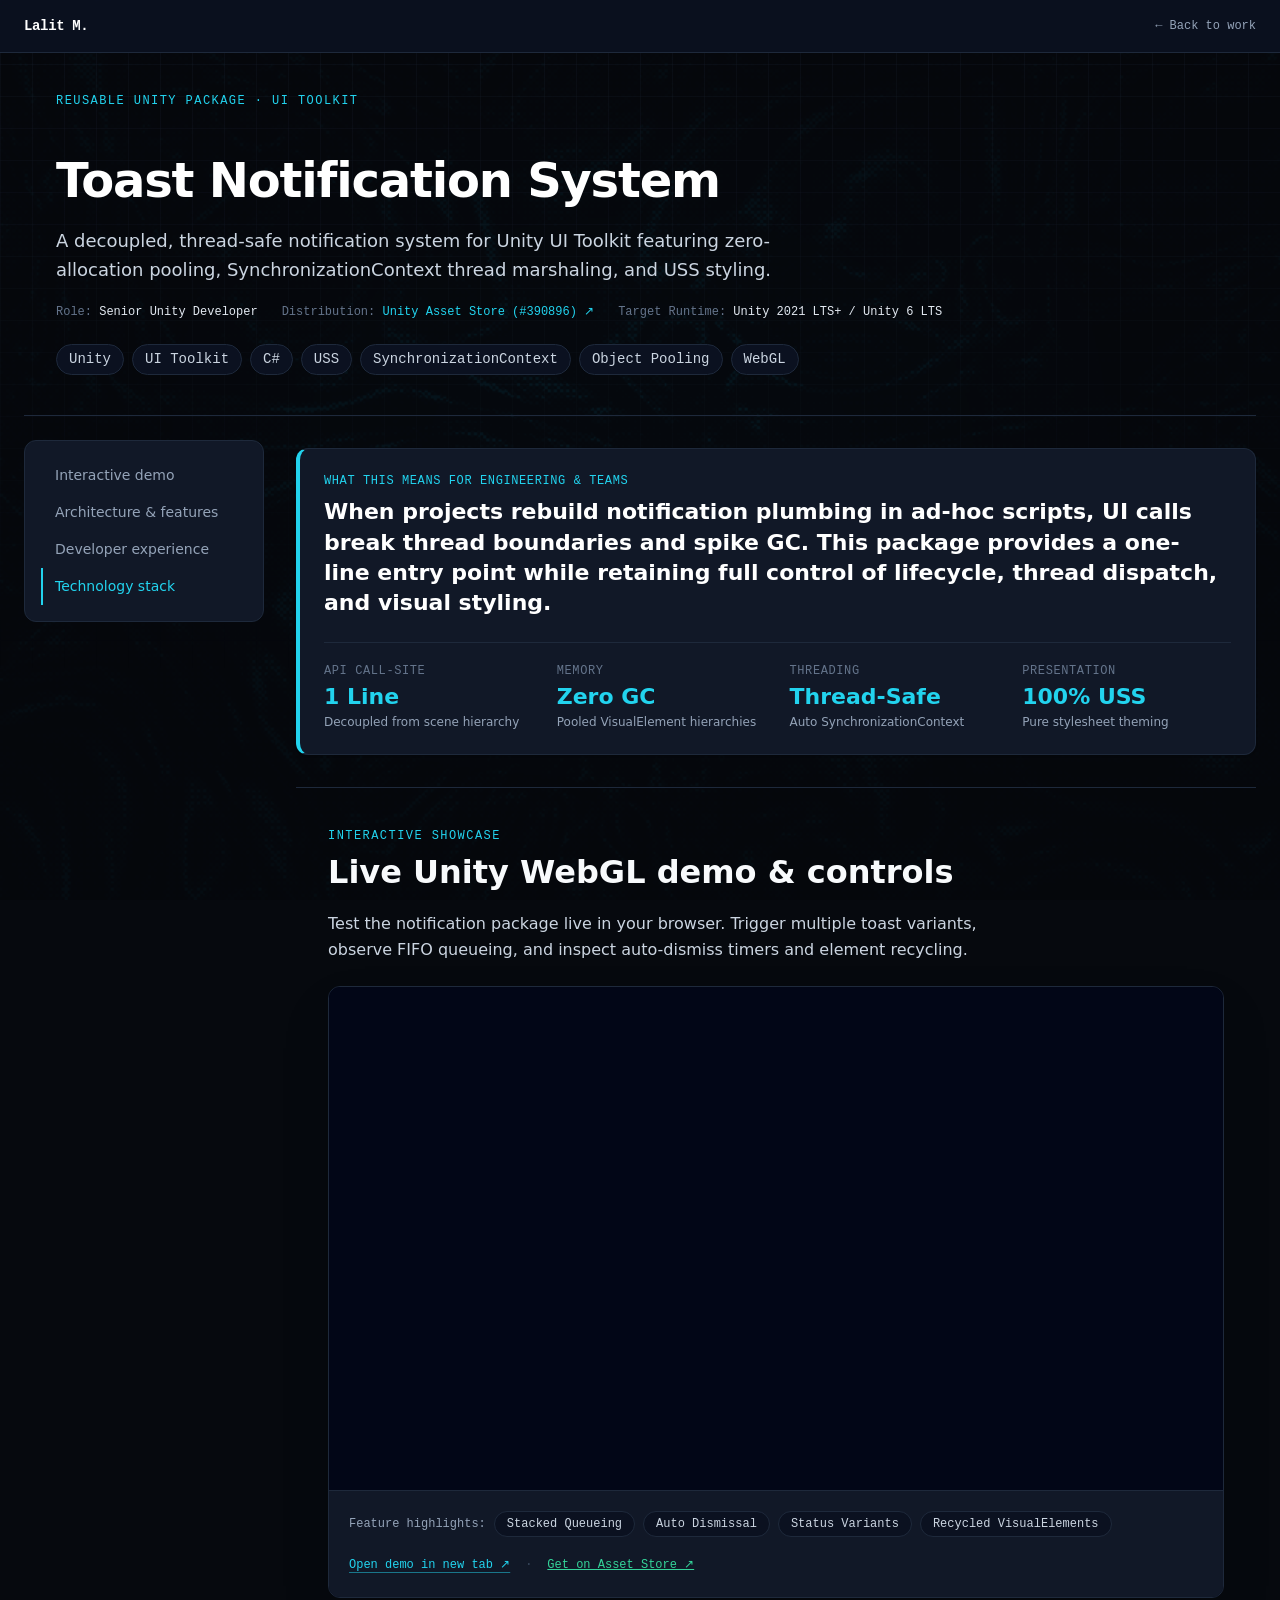
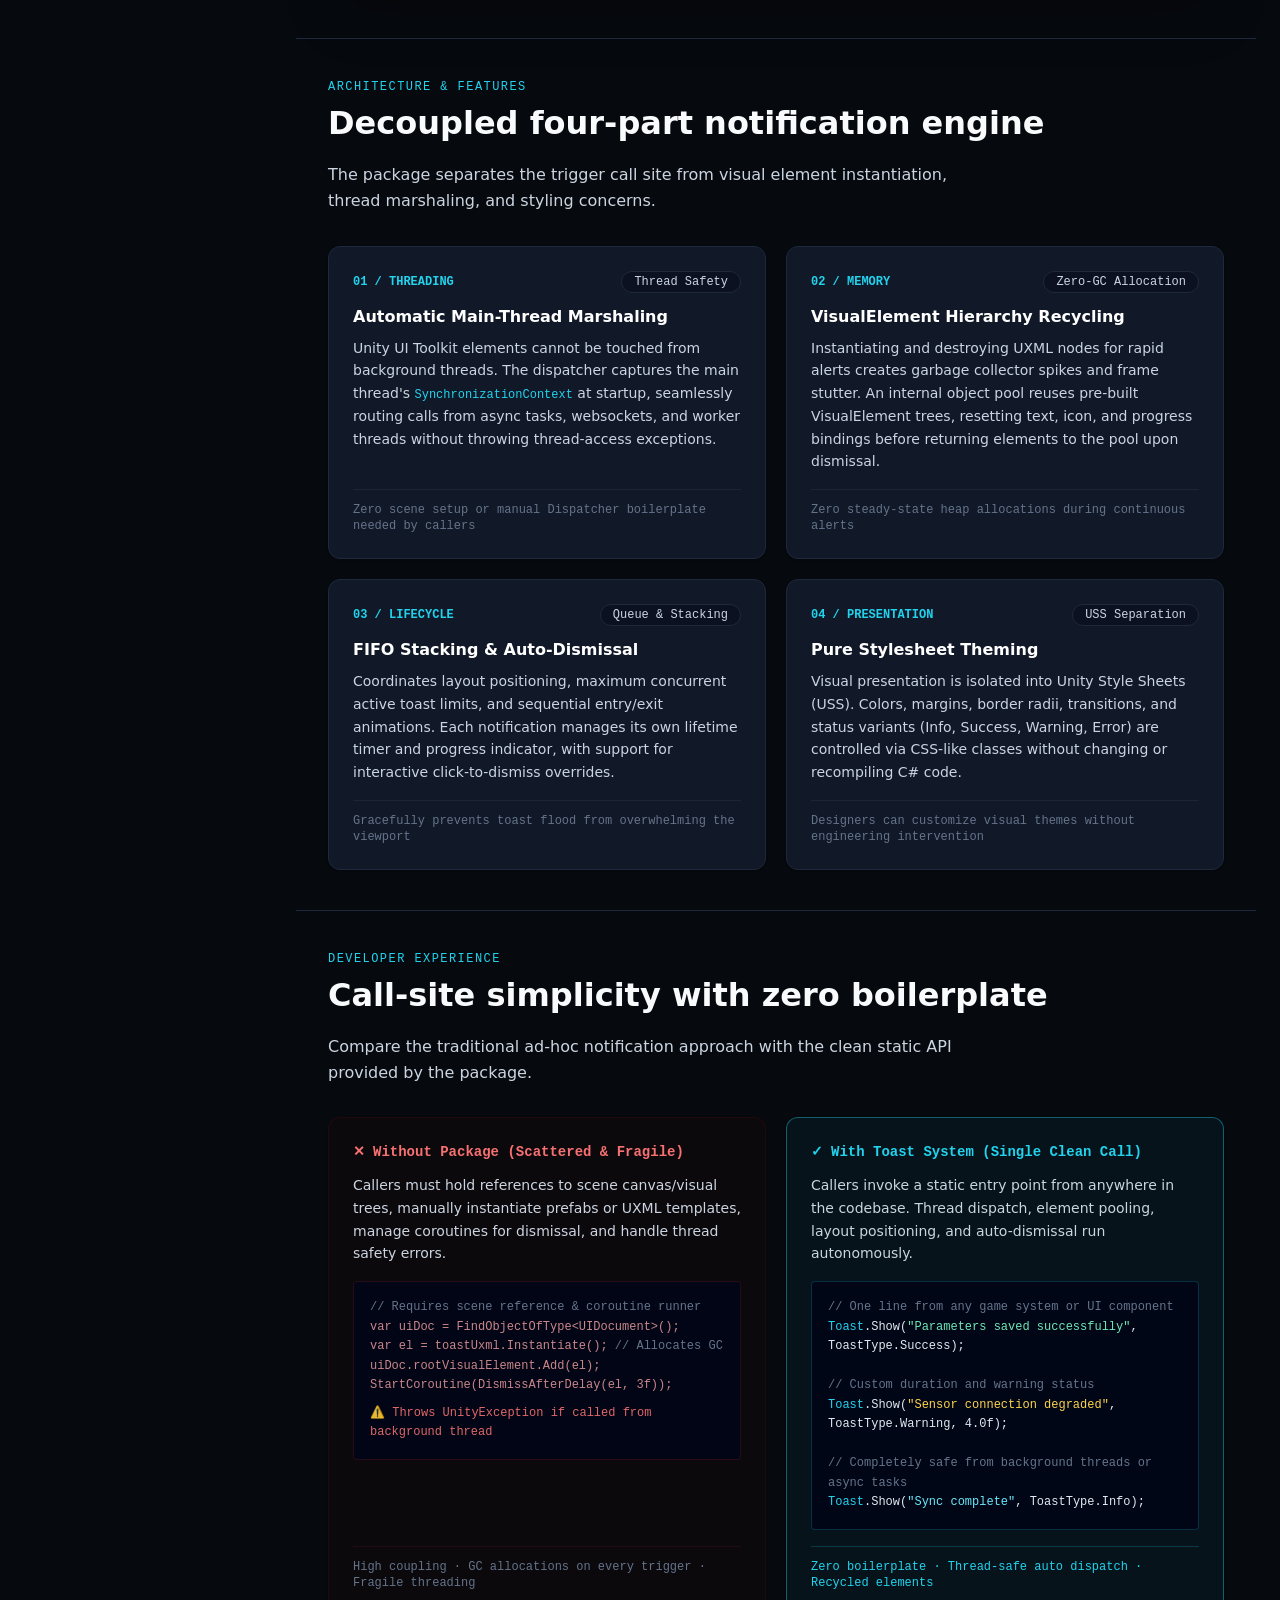
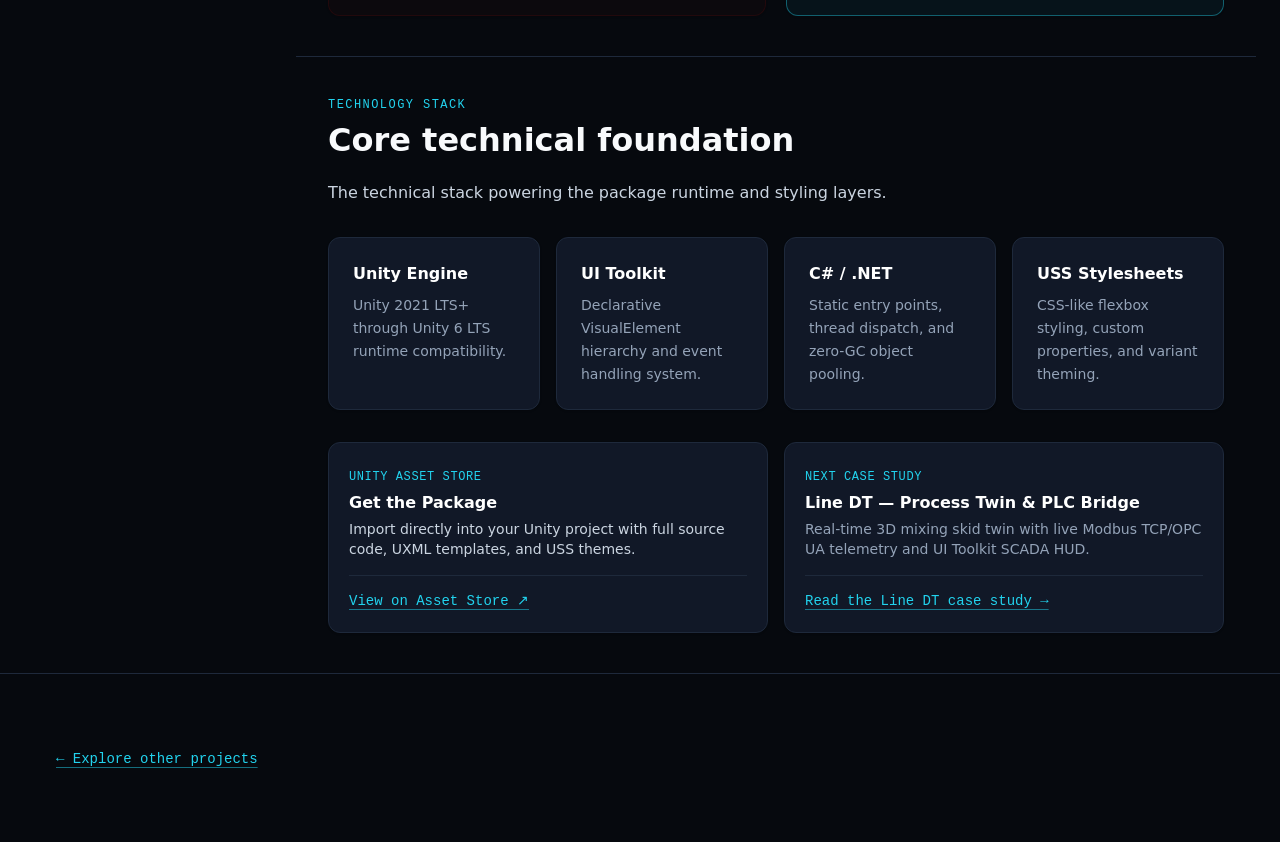
<file: projects/toast-notification-system.html>
<!DOCTYPE html>
<html lang="en" class="scroll-smooth">
<head>
  <meta charset="UTF-8">
  <meta name="viewport" content="width=device-width, initial-scale=1.0">
  <title>Toast Notification System | Lalit M.</title>
  <meta name="description" content="A reusable Unity UI Toolkit notification layer with thread-safe dispatch, zero-GC pooling, and USS theming.">
  <meta name="theme-color" content="#0b1120">
  <link rel="canonical" href="https://lalit0725.github.io/projects/toast-notification-system.html">
  <meta property="og:title" content="Toast Notification System | Lalit M.">
  <meta property="og:description" content="A reusable Unity UI Toolkit notification layer with thread-safe dispatch, zero-GC pooling, and USS theming.">
  <meta property="og:type" content="website">
  <meta property="og:url" content="https://lalit0725.github.io/projects/toast-notification-system.html">
  <link rel="icon" href="../assets/favicon.svg" type="image/svg+xml">
  <link rel="stylesheet" href="../css/site.css">
</head>
<body class="bg-surface font-sans antialiased text-slate-200">
  <canvas id="ambient-dither" aria-hidden="true"></canvas>
  <div class="bg-grid" aria-hidden="true"></div>
  <script>document.documentElement.classList.add("js");</script>
  <a href="#main" class="sr-only focus:not-sr-only focus:absolute focus:left-3 focus:top-3 focus:z-50 focus:bg-surface focus:px-4 focus:py-2 focus:text-sm focus:text-accent">Skip to content</a>

  <header class="sticky top-0 z-40 border-b border-slate-800 bg-surface/95 backdrop-blur">
    <nav aria-label="Project navigation" class="mx-auto flex max-w-[88rem] items-center justify-between px-4 py-4 sm:px-6">
      <a href="../index.html#work" class="font-mono text-sm font-semibold tracking-tight text-white">Lalit M.</a>
      <a href="../index.html#work" class="font-mono text-xs text-slate-400 transition-colors hover:text-accent">← Back to work</a>
    </nav>
  </header>

  <main id="main" tabindex="-1" class="case-study-main case-study-dense mx-auto max-w-[88rem] px-4 sm:px-6">
    <header class="relative border-b border-slate-800 section">
      <p class="section-title" data-eyebrow="Reusable Unity Package · UI Toolkit"></p>
      <h1 class="mt-5 max-w-3xl text-h1 font-semibold leading-tight tracking-tight text-white">Toast Notification System</h1>
      <p class="mt-4 max-w-3xl text-body-lg leading-relaxed text-slate-300">
        A decoupled, thread-safe notification system for Unity UI Toolkit featuring zero-allocation pooling, SynchronizationContext thread marshaling, and USS styling.
      </p>

      <div class="mt-5 flex flex-wrap items-center gap-x-6 gap-y-2 font-mono text-xs text-slate-400">
        <div><span class="text-slate-500">Role:</span> <span class="text-slate-200">Senior Unity Developer</span></div>
        <div>
          <span class="text-slate-500">Distribution:</span> 
          <a href="https://assetstore.unity.com/packages/tools/gui/toast-notification-system-390896" target="_blank" rel="noopener noreferrer" class="text-accent hover:underline">
            Unity Asset Store (#390896) ↗
          </a>
        </div>
        <div><span class="text-slate-500">Target Runtime:</span> <span class="text-slate-200">Unity 2021 LTS+ / Unity 6 LTS</span></div>
      </div>

      <div class="mt-6 flex flex-wrap gap-2" aria-label="Technology used">
        <span class="chip">Unity</span>
        <span class="chip">UI Toolkit</span>
        <span class="chip">C#</span>
        <span class="chip">USS</span>
        <span class="chip">SynchronizationContext</span>
        <span class="chip">Object Pooling</span>
        <span class="chip">WebGL</span>
      </div>
    </header>

    <nav class="toc" aria-label="On this page">
      <a class="toc-link" href="#interactive-demo">Interactive demo</a>
      <a class="toc-link" href="#architecture">Architecture &amp; features</a>
      <a class="toc-link" href="#developer-experience">Developer experience</a>
      <a class="toc-link" href="#technology">Technology stack</a>
    </nav>

    <div class="divide-y divide-slate-800">
      
      <!-- Executive Takeaway Card -->
      <section class="card my-8 border-l-4 border-l-accent max-w-5xl" aria-labelledby="takeaway">
        <p class="font-mono text-xs uppercase tracking-wider text-accent">What this means for engineering &amp; teams</p>
        <h2 id="takeaway" class="mt-2 max-w-4xl text-h3 font-semibold text-white leading-snug">
          When projects rebuild notification plumbing in ad-hoc scripts, UI calls break thread boundaries and spike GC. This package provides a one-line entry point while retaining full control of lifecycle, thread dispatch, and visual styling.
        </h2>
        <dl class="mt-6 grid grid-cols-2 gap-x-6 gap-y-5 border-t border-slate-800 pt-5 sm:grid-cols-4">
          <div>
            <dt class="font-mono text-xs uppercase tracking-wider text-slate-500">API Call-Site</dt>
            <dd class="mt-1 text-h3 font-semibold text-accent">1 Line</dd>
            <dd class="mt-0.5 text-xs text-slate-400">Decoupled from scene hierarchy</dd>
          </div>
          <div>
            <dt class="font-mono text-xs uppercase tracking-wider text-slate-500">Memory</dt>
            <dd class="mt-1 text-h3 font-semibold text-accent">Zero GC</dd>
            <dd class="mt-0.5 text-xs text-slate-400">Pooled VisualElement hierarchies</dd>
          </div>
          <div>
            <dt class="font-mono text-xs uppercase tracking-wider text-slate-500">Threading</dt>
            <dd class="mt-1 text-h3 font-semibold text-accent">Thread-Safe</dd>
            <dd class="mt-0.5 text-xs text-slate-400">Auto SynchronizationContext</dd>
          </div>
          <div>
            <dt class="font-mono text-xs uppercase tracking-wider text-slate-500">Presentation</dt>
            <dd class="mt-1 text-h3 font-semibold text-accent">100% USS</dd>
            <dd class="mt-0.5 text-xs text-slate-400">Pure stylesheet theming</dd>
          </div>
        </dl>
      </section>

      <!-- Interactive WebGL Demo Section -->
      <section id="interactive-demo" class="section" aria-labelledby="demo-heading">
        <h2 id="demo-heading" class="section-title" data-eyebrow="Interactive Showcase">Live Unity WebGL demo &amp; controls</h2>
        <p class="prose-body -mt-5 mb-6">
          Test the notification package live in your browser. Trigger multiple toast variants, observe FIFO queueing, and inspect auto-dismiss timers and element recycling.
        </p>

        <div class="overflow-hidden rounded-card border border-slate-800 bg-slate-950 shadow-2xl">
          <div class="relative aspect-video w-full bg-slate-950">
            <iframe src="https://lalit0725.github.io/toast-notification-system/" title="Live Toast Notification System Unity WebGL demo" loading="lazy" class="h-full w-full border-0"></iframe>
          </div>

          <div class="border-t border-slate-800 bg-surface-elevated p-4 sm:p-5">
            <div class="flex flex-wrap items-center justify-between gap-4">
              <div class="flex flex-wrap items-center gap-2">
                <span class="font-mono text-xs text-slate-400">Feature highlights:</span>
                <span class="chip text-xs">Stacked Queueing</span>
                <span class="chip text-xs">Auto Dismissal</span>
                <span class="chip text-xs">Status Variants</span>
                <span class="chip text-xs">Recycled VisualElements</span>
              </div>
              <div class="flex items-center gap-4">
                <a class="link-underline font-mono text-xs text-accent" href="https://lalit0725.github.io/toast-notification-system/" target="_blank" rel="noopener noreferrer">
                  Open demo in new tab ↗
                </a>
                <span class="text-slate-700">·</span>
                <a class="font-mono text-xs text-emerald-400 hover:text-emerald-300 underline font-medium" href="https://assetstore.unity.com/packages/tools/gui/toast-notification-system-390896" target="_blank" rel="noopener noreferrer">
                  Get on Asset Store ↗
                </a>
              </div>
            </div>
          </div>
        </div>
      </section>

      <!-- Core Architecture & Feature Matrix -->
      <section id="architecture" class="section" aria-labelledby="arch-heading">
        <h2 id="arch-heading" class="section-title" data-eyebrow="Architecture &amp; Features">Decoupled four-part notification engine</h2>
        <p class="prose-body -mt-5 mb-8">
          The package separates the trigger call site from visual element instantiation, thread marshaling, and styling concerns.
        </p>

        <div class="grid gap-5 md:grid-cols-2">
          
          <div class="card flex flex-col justify-between">
            <div>
              <div class="flex items-center justify-between">
                <span class="font-mono text-xs font-semibold text-accent">01 / THREADING</span>
                <span class="chip text-xs py-0.5">Thread Safety</span>
              </div>
              <h3 class="mt-3 text-base font-semibold text-white">Automatic Main-Thread Marshaling</h3>
              <p class="mt-2 text-sm leading-relaxed text-slate-300">
                Unity UI Toolkit elements cannot be touched from background threads. The dispatcher captures the main thread's <code class="font-mono text-xs text-accent">SynchronizationContext</code> at startup, seamlessly routing calls from async tasks, websockets, and worker threads without throwing thread-access exceptions.
              </p>
            </div>
            <div class="mt-4 border-t border-slate-800/80 pt-3 font-mono text-xs text-slate-500">
              Zero scene setup or manual Dispatcher boilerplate needed by callers
            </div>
          </div>

          <div class="card flex flex-col justify-between">
            <div>
              <div class="flex items-center justify-between">
                <span class="font-mono text-xs font-semibold text-accent">02 / MEMORY</span>
                <span class="chip text-xs py-0.5">Zero-GC Allocation</span>
              </div>
              <h3 class="mt-3 text-base font-semibold text-white">VisualElement Hierarchy Recycling</h3>
              <p class="mt-2 text-sm leading-relaxed text-slate-300">
                Instantiating and destroying UXML nodes for rapid alerts creates garbage collector spikes and frame stutter. An internal object pool reuses pre-built VisualElement trees, resetting text, icon, and progress bindings before returning elements to the pool upon dismissal.
              </p>
            </div>
            <div class="mt-4 border-t border-slate-800/80 pt-3 font-mono text-xs text-slate-500">
              Zero steady-state heap allocations during continuous alerts
            </div>
          </div>

          <div class="card flex flex-col justify-between">
            <div>
              <div class="flex items-center justify-between">
                <span class="font-mono text-xs font-semibold text-accent">03 / LIFECYCLE</span>
                <span class="chip text-xs py-0.5">Queue &amp; Stacking</span>
              </div>
              <h3 class="mt-3 text-base font-semibold text-white">FIFO Stacking &amp; Auto-Dismissal</h3>
              <p class="mt-2 text-sm leading-relaxed text-slate-300">
                Coordinates layout positioning, maximum concurrent active toast limits, and sequential entry/exit animations. Each notification manages its own lifetime timer and progress indicator, with support for interactive click-to-dismiss overrides.
              </p>
            </div>
            <div class="mt-4 border-t border-slate-800/80 pt-3 font-mono text-xs text-slate-500">
              Gracefully prevents toast flood from overwhelming the viewport
            </div>
          </div>

          <div class="card flex flex-col justify-between">
            <div>
              <div class="flex items-center justify-between">
                <span class="font-mono text-xs font-semibold text-accent">04 / PRESENTATION</span>
                <span class="chip text-xs py-0.5">USS Separation</span>
              </div>
              <h3 class="mt-3 text-base font-semibold text-white">Pure Stylesheet Theming</h3>
              <p class="mt-2 text-sm leading-relaxed text-slate-300">
                Visual presentation is isolated into Unity Style Sheets (USS). Colors, margins, border radii, transitions, and status variants (Info, Success, Warning, Error) are controlled via CSS-like classes without changing or recompiling C# code.
              </p>
            </div>
            <div class="mt-4 border-t border-slate-800/80 pt-3 font-mono text-xs text-slate-500">
              Designers can customize visual themes without engineering intervention
            </div>
          </div>

        </div>
      </section>

      <!-- Developer Experience & Code Comparison -->
      <section id="developer-experience" class="section" aria-labelledby="dx-heading">
        <h2 id="dx-heading" class="section-title" data-eyebrow="Developer Experience">Call-site simplicity with zero boilerplate</h2>
        <p class="prose-body -mt-5 mb-8">
          Compare the traditional ad-hoc notification approach with the clean static API provided by the package.
        </p>

        <div class="grid gap-5 lg:grid-cols-2">
          
          <!-- Before: Scattered & Fragile -->
          <div class="card border-red-950/40 bg-red-950/10 flex flex-col justify-between">
            <div>
              <div class="flex items-center gap-2 font-mono text-sm font-semibold text-red-400">
                <span>✕</span> Without Package (Scattered &amp; Fragile)
              </div>
              <p class="mt-3 text-sm leading-relaxed text-slate-300">
                Callers must hold references to scene canvas/visual trees, manually instantiate prefabs or UXML templates, manage coroutines for dismissal, and handle thread safety errors.
              </p>
              <div class="mt-4 rounded border border-red-900/30 bg-slate-950/90 p-4 font-mono text-xs text-red-300/80 overflow-x-auto leading-relaxed">
                <span class="text-slate-500">// Requires scene reference &amp; coroutine runner</span><br>
                var uiDoc = FindObjectOfType&lt;UIDocument&gt;();<br>
                var el = toastUxml.Instantiate(); <span class="text-slate-500">// Allocates GC</span><br>
                uiDoc.rootVisualElement.Add(el);<br>
                StartCoroutine(DismissAfterDelay(el, 3f));<br>
                <span class="text-red-400/90 block mt-2 font-medium">⚠️ Throws UnityException if called from background thread</span>
              </div>
            </div>
            <div class="mt-4 border-t border-red-900/20 pt-3 font-mono text-xs text-slate-500">
              High coupling · GC allocations on every trigger · Fragile threading
            </div>
          </div>

          <!-- After: Clean Static API -->
          <div class="card border-accent/40 bg-accent/5 flex flex-col justify-between">
            <div>
              <div class="flex items-center gap-2 font-mono text-sm font-semibold text-accent">
                <span>✓</span> With Toast System (Single Clean Call)
              </div>
              <p class="mt-3 text-sm leading-relaxed text-slate-300">
                Callers invoke a static entry point from anywhere in the codebase. Thread dispatch, element pooling, layout positioning, and auto-dismissal run autonomously.
              </p>
              <div class="mt-4 rounded border border-accent/20 bg-slate-950/90 p-4 font-mono text-xs text-slate-200 overflow-x-auto leading-relaxed">
                <span class="text-slate-500">// One line from any game system or UI component</span><br>
                <span class="text-accent">Toast</span>.Show(<span class="text-emerald-300">"Parameters saved successfully"</span>, ToastType.Success);<br><br>
                <span class="text-slate-500">// Custom duration and warning status</span><br>
                <span class="text-accent">Toast</span>.Show(<span class="text-amber-300">"Sensor connection degraded"</span>, ToastType.Warning, 4.0f);<br><br>
                <span class="text-slate-500">// Completely safe from background threads or async tasks</span><br>
                <span class="text-accent">Toast</span>.Show(<span class="text-cyan-300">"Sync complete"</span>, ToastType.Info);
              </div>
            </div>
            <div class="mt-4 border-t border-accent/20 pt-3 font-mono text-xs text-accent">
              Zero boilerplate · Thread-safe auto dispatch · Recycled elements
            </div>
          </div>

        </div>
      </section>

      <!-- Technology Stack -->
      <section id="technology" class="section" aria-labelledby="tech-heading">
        <h2 id="tech-heading" class="section-title" data-eyebrow="Technology Stack">Core technical foundation</h2>
        <p class="prose-body -mt-5 mb-8">
          The technical stack powering the package runtime and styling layers.
        </p>

        <div class="grid gap-4 sm:grid-cols-2 lg:grid-cols-4">
          <article class="card">
            <h3 class="font-semibold text-white text-base">Unity Engine</h3>
            <p class="mt-2 text-sm leading-relaxed text-slate-400">Unity 2021 LTS+ through Unity 6 LTS runtime compatibility.</p>
          </article>
          <article class="card">
            <h3 class="font-semibold text-white text-base">UI Toolkit</h3>
            <p class="mt-2 text-sm leading-relaxed text-slate-400">Declarative VisualElement hierarchy and event handling system.</p>
          </article>
          <article class="card">
            <h3 class="font-semibold text-white text-base">C# / .NET</h3>
            <p class="mt-2 text-sm leading-relaxed text-slate-400">Static entry points, thread dispatch, and zero-GC object pooling.</p>
          </article>
          <article class="card">
            <h3 class="font-semibold text-white text-base">USS Stylesheets</h3>
            <p class="mt-2 text-sm leading-relaxed text-slate-400">CSS-like flexbox styling, custom properties, and variant theming.</p>
          </article>
        </div>

        <div class="mt-8 grid gap-4 sm:grid-cols-2">
          <div class="card flex flex-col justify-between border-slate-800 bg-surface-elevated p-5">
            <div>
              <span class="font-mono text-xs uppercase tracking-wider text-accent">Unity Asset Store</span>
              <h4 class="text-base font-semibold text-white mt-1">Get the Package</h4>
              <p class="text-sm text-slate-300 mt-1">Import directly into your Unity project with full source code, UXML templates, and USS themes.</p>
            </div>
            <div class="mt-4 pt-3 border-t border-slate-800">
              <a href="https://assetstore.unity.com/packages/tools/gui/toast-notification-system-390896" target="_blank" rel="noopener noreferrer" class="link-underline font-mono text-sm text-accent">
                View on Asset Store ↗
              </a>
            </div>
          </div>

          <div class="card flex flex-col justify-between border-slate-800 bg-surface-elevated p-5">
            <div>
              <span class="font-mono text-xs uppercase tracking-wider text-accent">Next Case Study</span>
              <h4 class="text-base font-semibold text-white mt-1">Line DT — Process Twin &amp; PLC Bridge</h4>
              <p class="text-sm text-slate-400 mt-1">Real-time 3D mixing skid twin with live Modbus TCP/OPC UA telemetry and UI Toolkit SCADA HUD.</p>
            </div>
            <div class="mt-4 pt-3 border-t border-slate-800">
              <a href="line-dt.html" class="link-underline font-mono text-sm text-accent">
                Read the Line DT case study →
              </a>
            </div>
          </div>
        </div>
      </section>

    </div>
  </main>

  <footer class="border-t border-slate-800 section">
    <div class="mx-auto max-w-[88rem] px-4 sm:px-6">
      <a href="../index.html#work" class="link-underline font-mono text-sm">← Explore other projects</a>
    </div>
  </footer>

  <script>
    if (window.matchMedia("(prefers-reduced-motion: reduce)").matches) {
      document.documentElement.classList.add("reduce-motion");
    }

    const toc = document.querySelector(".toc");
    const tocLinks = toc ? [...toc.querySelectorAll(".toc-link")] : [];
    const tocTargets = tocLinks.map((link) => document.querySelector(link.getAttribute("href"))).filter(Boolean);

    if (toc && "IntersectionObserver" in window) {
      const setActive = (id) => tocLinks.forEach((link) => {
        link.setAttribute("aria-current", link.getAttribute("href") === `#${id}` ? "true" : "false");
      });
      const observer = new IntersectionObserver((entries) => {
        const visible = entries.filter((entry) => entry.isIntersecting).sort((a, b) => a.boundingClientRect.top - b.boundingClientRect.top);
        if (visible[0]) setActive(visible[0].target.id);
      }, { rootMargin: "-96px 0px -55% 0px", threshold: [0, 1] });
      tocTargets.forEach((target) => observer.observe(target));
      if (tocTargets[0]) setActive(tocTargets[0].id);
    }
  </script>
  <script src="../js/ambient-dither.js" defer></script>
</body>
</html>
</file>
<file: css/site.css>
*,:after,:before{--tw-border-spacing-x:0;--tw-border-spacing-y:0;--tw-translate-x:0;--tw-translate-y:0;--tw-rotate:0;--tw-skew-x:0;--tw-skew-y:0;--tw-scale-x:1;--tw-scale-y:1;--tw-pan-x: ;--tw-pan-y: ;--tw-pinch-zoom: ;--tw-scroll-snap-strictness:proximity;--tw-gradient-from-position: ;--tw-gradient-via-position: ;--tw-gradient-to-position: ;--tw-ordinal: ;--tw-slashed-zero: ;--tw-numeric-figure: ;--tw-numeric-spacing: ;--tw-numeric-fraction: ;--tw-ring-inset: ;--tw-ring-offset-width:0px;--tw-ring-offset-color:#fff;--tw-ring-color:rgba(59,130,246,.5);--tw-ring-offset-shadow:0 0 #0000;--tw-ring-shadow:0 0 #0000;--tw-shadow:0 0 #0000;--tw-shadow-colored:0 0 #0000;--tw-blur: ;--tw-brightness: ;--tw-contrast: ;--tw-grayscale: ;--tw-hue-rotate: ;--tw-invert: ;--tw-saturate: ;--tw-sepia: ;--tw-drop-shadow: ;--tw-backdrop-blur: ;--tw-backdrop-brightness: ;--tw-backdrop-contrast: ;--tw-backdrop-grayscale: ;--tw-backdrop-hue-rotate: ;--tw-backdrop-invert: ;--tw-backdrop-opacity: ;--tw-backdrop-saturate: ;--tw-backdrop-sepia: ;--tw-contain-size: ;--tw-contain-layout: ;--tw-contain-paint: ;--tw-contain-style: none}::backdrop{--tw-border-spacing-x:0;--tw-border-spacing-y:0;--tw-translate-x:0;--tw-translate-y:0;--tw-rotate:0;--tw-skew-x:0;--tw-skew-y:0;--tw-scale-x:1;--tw-scale-y:1;--tw-pan-x: ;--tw-pan-y: ;--tw-pinch-zoom: ;--tw-scroll-snap-strictness:proximity;--tw-gradient-from-position: ;--tw-gradient-via-position: ;--tw-gradient-to-position: ;--tw-ordinal: ;--tw-slashed-zero: ;--tw-numeric-figure: ;--tw-numeric-spacing: ;--tw-numeric-fraction: ;--tw-ring-inset: ;--tw-ring-offset-width:0px;--tw-ring-offset-color:#fff;--tw-ring-color:rgba(59,130,246,.5);--tw-ring-offset-shadow:0 0 #0000;--tw-ring-shadow:0 0 #0000;--tw-shadow:0 0 #0000;--tw-shadow-colored:0 0 #0000;--tw-blur: ;--tw-brightness: ;--tw-contrast: ;--tw-grayscale: ;--tw-hue-rotate: ;--tw-invert: ;--tw-saturate: ;--tw-sepia: ;--tw-drop-shadow: ;--tw-backdrop-blur: ;--tw-backdrop-brightness: ;--tw-backdrop-contrast: ;--tw-backdrop-grayscale: ;--tw-backdrop-hue-rotate: ;--tw-backdrop-invert: ;--tw-backdrop-opacity: ;--tw-backdrop-saturate: ;--tw-backdrop-sepia: ;--tw-contain-size: ;--tw-contain-layout: ;--tw-contain-paint: ;--tw-contain-style: none}
/*! tailwindcss v3.4.19 | MIT License | https://tailwindcss.com*/*,:after,:before{box-sizing:border-box;border:0 solid #e5e7eb}:after,:before{--tw-content:""}:host,html{line-height:1.5;-webkit-text-size-adjust:100%;-moz-tab-size:4;tab-size:4;font-family:Inter,system-ui,sans-serif;font-feature-settings:normal;font-variation-settings:normal;-webkit-tap-highlight-color:transparent}body{margin:0;line-height:inherit}hr{height:0;color:inherit;border-top-width:1px}abbr:where([title]){text-decoration:underline dotted}h1,h2,h3,h4,h5,h6{font-size:inherit;font-weight:inherit}a{color:inherit;text-decoration:inherit}b,strong{font-weight:bolder}code,kbd,pre,samp{font-family:JetBrains Mono,ui-monospace,monospace;font-feature-settings:normal;font-variation-settings:normal;font-size:1em}small{font-size:80%}sub,sup{font-size:75%;line-height:0;position:relative;vertical-align:baseline}sub{bottom:-.25em}sup{top:-.5em}table{text-indent:0;border-color:inherit;border-collapse:collapse}button,input,optgroup,select,textarea{font-family:inherit;font-feature-settings:inherit;font-variation-settings:inherit;font-size:100%;font-weight:inherit;line-height:inherit;letter-spacing:inherit;color:inherit;margin:0;padding:0}button,select{text-transform:none}button,input:where([type=button]),input:where([type=reset]),input:where([type=submit]){-webkit-appearance:button;background-color:transparent;background-image:none}:-moz-focusring{outline:auto}:-moz-ui-invalid{box-shadow:none}progress{vertical-align:baseline}::-webkit-inner-spin-button,::-webkit-outer-spin-button{height:auto}[type=search]{-webkit-appearance:textfield;outline-offset:-2px}::-webkit-search-decoration{-webkit-appearance:none}::-webkit-file-upload-button{-webkit-appearance:button;font:inherit}summary{display:list-item}blockquote,dd,dl,figure,h1,h2,h3,h4,h5,h6,hr,p,pre{margin:0}fieldset{margin:0}fieldset,legend{padding:0}menu,ol,ul{list-style:none;margin:0;padding:0}dialog{padding:0}textarea{resize:vertical}input::-moz-placeholder,textarea::-moz-placeholder{opacity:1;color:#9ca3af}input::placeholder,textarea::placeholder{opacity:1;color:#9ca3af}[role=button],button{cursor:pointer}:disabled{cursor:default}audio,canvas,embed,iframe,img,object,svg,video{display:block;vertical-align:middle}img,video{max-width:100%;height:auto}[hidden]:where(:not([hidden=until-found])){display:none}:root{--mouse-x:-999px;--mouse-y:-999px;--tw-shadow-color:0 0 #0000}html{background-color:#06090e;scroll-behavior:smooth}body{background-color:transparent!important;position:relative;min-height:100vh}:focus-visible{outline:2px solid #22d3ee;outline-offset:2px}#ambient-dither{top:0;left:0;width:100vw;height:100vh;z-index:-10;opacity:.16;transition:opacity .8s ease}#ambient-dither,.bg-grid{position:fixed;pointer-events:none}.bg-grid{inset:0;z-index:-5;background-color:transparent;background-image:linear-gradient(rgba(30,41,59,.22) 1px,transparent 0),linear-gradient(90deg,rgba(30,41,59,.22) 1px,transparent 0);background-size:2rem 2rem;mask-image:linear-gradient(180deg,#000 0,transparent 75%);-webkit-mask-image:linear-gradient(180deg,#000 0,transparent 75%)}.bento-card,.cap-card,.card,.past-role-card{position:relative;overflow:hidden;transition:border-color .25s ease,transform .2s ease,box-shadow .25s ease}.bento-card:before,.cap-card:before,.card:before,.past-role-card:before{content:"";position:absolute;inset:0;background:radial-gradient(650px circle at var(--mouse-x,-999px) var(--mouse-y,-999px),rgba(0,240,255,.08),transparent 45%);opacity:0;transition:opacity .3s ease;z-index:1;pointer-events:none}.bento-card:hover:before,.cap-card:hover:before,.card:hover:before,.past-role-card:hover:before{opacity:1}.card:hover{border-color:rgba(0,240,255,.32)}.bento-card>*,.cap-card>*,.card>*,.past-role-card>*{position:relative;z-index:2}.container{width:100%}@media (min-width:640px){.container{max-width:640px}}@media (min-width:768px){.container{max-width:768px}}@media (min-width:1024px){.container{max-width:1024px}}@media (min-width:1280px){.container{max-width:1280px}}@media (min-width:1536px){.container{max-width:1536px}}.section{margin-left:auto;margin-right:auto;width:100%;max-width:80rem;padding:72px 1.5rem}@media (min-width:640px){.section{padding-left:2rem;padding-right:2rem}}.section-title{margin-bottom:2.5rem;display:flex;flex-direction:column;gap:.5rem;font-size:2rem;line-height:1.2;font-weight:600;--tw-text-opacity:1;color:rgb(248 250 252/var(--tw-text-opacity,1))}.section-title:before{font-family:JetBrains Mono,ui-monospace,monospace;font-size:.75rem;line-height:1.4;letter-spacing:.12em;font-weight:500;text-transform:uppercase;--tw-text-opacity:1;color:rgb(34 211 238/var(--tw-text-opacity,1));content:attr(data-eyebrow)}.card{border-radius:.75rem;border-width:1px;--tw-border-opacity:1;border-color:rgb(30 41 59/var(--tw-border-opacity,1));--tw-bg-opacity:1;background-color:rgb(17 24 39/var(--tw-bg-opacity,1));padding:1.5rem;--tw-text-opacity:1;color:rgb(203 213 225/var(--tw-text-opacity,1));--tw-shadow:0 1px 2px 0 rgba(0,0,0,.18);--tw-shadow-colored:0 1px 2px 0 var(--tw-shadow-color);box-shadow:var(--tw-ring-offset-shadow,0 0 #0000),var(--tw-ring-shadow,0 0 #0000),var(--tw-shadow)}.card-hover{transition-property:color,background-color,border-color,text-decoration-color,fill,stroke,opacity,box-shadow,transform,filter,-webkit-backdrop-filter;transition-property:color,background-color,border-color,text-decoration-color,fill,stroke,opacity,box-shadow,transform,filter,backdrop-filter;transition-property:color,background-color,border-color,text-decoration-color,fill,stroke,opacity,box-shadow,transform,filter,backdrop-filter,-webkit-backdrop-filter;transition-timing-function:cubic-bezier(.4,0,.2,1);transition-duration:.2s;transition-timing-function:cubic-bezier(0,0,.2,1)}.card-hover:hover{--tw-translate-y:-0.25rem;transform:translate(var(--tw-translate-x),var(--tw-translate-y)) rotate(var(--tw-rotate)) skewX(var(--tw-skew-x)) skewY(var(--tw-skew-y)) scaleX(var(--tw-scale-x)) scaleY(var(--tw-scale-y));--tw-border-opacity:1;border-color:rgb(34 211 238/var(--tw-border-opacity,1));--tw-shadow:0 12px 28px -16px rgba(0,0,0,.65);--tw-shadow-colored:0 12px 28px -16px var(--tw-shadow-color);box-shadow:var(--tw-ring-offset-shadow,0 0 #0000),var(--tw-ring-shadow,0 0 #0000),var(--tw-shadow)}.architecture-grid{display:grid;grid-template-columns:repeat(auto-fit,minmax(min(100%,17rem),1fr));gap:1.25rem}.standards-grid{display:grid;grid-template-columns:repeat(auto-fit,minmax(min(100%,16rem),1fr));gap:1rem}.technology-grid{display:grid;grid-template-columns:repeat(auto-fit,minmax(min(100%,15rem),1fr));gap:1rem}.chip{display:inline-flex;align-items:center;border-radius:9999px;border-width:1px;--tw-border-opacity:1;border-color:rgb(30 41 59/var(--tw-border-opacity,1));--tw-bg-opacity:1;background-color:rgb(11 17 32/var(--tw-bg-opacity,1));padding:.25rem .75rem;font-family:JetBrains Mono,ui-monospace,monospace;font-size:.875rem;line-height:1.5;--tw-text-opacity:1;color:rgb(203 213 225/var(--tw-text-opacity,1))}.chip.active{--tw-border-opacity:1;border-color:rgb(34 211 238/var(--tw-border-opacity,1));background-color:rgba(34,211,238,.1);font-weight:500;--tw-text-opacity:1;color:rgb(34 211 238/var(--tw-text-opacity,1))}.timeline-entry{position:relative;border-left-width:1px;--tw-border-opacity:1;border-color:rgb(30 41 59/var(--tw-border-opacity,1));padding-bottom:2rem;padding-left:1.5rem}.timeline-entry:last-child{padding-bottom:0}.timeline-entry:before{position:absolute;left:-.375rem;top:.375rem;height:.75rem;width:.75rem;border-radius:9999px;border-width:2px;--tw-border-opacity:1;border-color:rgb(11 17 32/var(--tw-border-opacity,1));--tw-bg-opacity:1;background-color:rgb(34 211 238/var(--tw-bg-opacity,1));content:""}.prose-body{max-width:65ch;font-size:1rem;line-height:1.6;--tw-text-opacity:1;color:rgb(203 213 225/var(--tw-text-opacity,1))}.prose-body p+p{margin-top:1.25rem}.link-underline{--tw-text-opacity:1;color:rgb(34 211 238/var(--tw-text-opacity,1));text-decoration-line:underline;text-decoration-color:rgba(34,211,238,.5);text-underline-offset:4px;transition-property:color,background-color,border-color,text-decoration-color,fill,stroke;transition-timing-function:cubic-bezier(.4,0,.2,1);transition-duration:.15s}.link-underline:hover{--tw-text-opacity:1;color:rgb(103 232 249/var(--tw-text-opacity,1));text-decoration-color:#67e8f9}.toc{position:sticky;top:6rem;z-index:10;max-height:100vh;overflow-y:auto;border-radius:.75rem;border-width:1px;--tw-border-opacity:1;border-color:rgb(30 41 59/var(--tw-border-opacity,1));--tw-bg-opacity:1;background-color:rgb(17 24 39/var(--tw-bg-opacity,1));padding:1rem}.toc-link{display:block;border-left-width:2px;border-color:transparent;padding:.5rem .75rem;font-size:.875rem;line-height:1.5;--tw-text-opacity:1;color:rgb(148 163 184/var(--tw-text-opacity,1));transition-property:color,background-color,border-color,text-decoration-color,fill,stroke;transition-timing-function:cubic-bezier(.4,0,.2,1);transition-duration:.15s}.toc-link:hover{--tw-border-opacity:1;border-color:rgb(34 211 238/var(--tw-border-opacity,1));--tw-text-opacity:1;color:rgb(248 250 252/var(--tw-text-opacity,1))}.toc-link:focus-visible{outline-style:solid;outline-width:2px;outline-offset:2px;outline-color:#22d3ee}.toc-link[aria-current=true]{--tw-border-opacity:1;border-color:rgb(34 211 238/var(--tw-border-opacity,1));--tw-text-opacity:1;color:rgb(34 211 238/var(--tw-text-opacity,1))}.reveal{opacity:1}section[id]{scroll-margin-top:8rem}.js .reveal{--tw-translate-y:0.75rem;opacity:0;transition-property:color,background-color,border-color,text-decoration-color,fill,stroke,opacity,box-shadow,transform,filter,-webkit-backdrop-filter;transition-property:color,background-color,border-color,text-decoration-color,fill,stroke,opacity,box-shadow,transform,filter,backdrop-filter;transition-property:color,background-color,border-color,text-decoration-color,fill,stroke,opacity,box-shadow,transform,filter,backdrop-filter,-webkit-backdrop-filter;transition-timing-function:cubic-bezier(.4,0,.2,1);transition-duration:.5s;transition-timing-function:cubic-bezier(0,0,.2,1)}.js .reveal,.js .reveal.is-visible{transform:translate(var(--tw-translate-x),var(--tw-translate-y)) rotate(var(--tw-rotate)) skewX(var(--tw-skew-x)) skewY(var(--tw-skew-y)) scaleX(var(--tw-scale-x)) scaleY(var(--tw-scale-y))}.js .reveal.is-visible{--tw-translate-y:0px;opacity:1}.term-wrapper{position:relative;display:inline-flex;align-items:baseline}.term-trigger{display:inline-flex;cursor:help;align-items:center;gap:.25rem;border-radius:.125rem;border-bottom:1px;border-color:rgba(34,211,238,.8);border-style:dotted;font-weight:500;--tw-text-opacity:1;color:rgb(248 250 252/var(--tw-text-opacity,1));transition-property:color,background-color,border-color,text-decoration-color,fill,stroke;transition-timing-function:cubic-bezier(.4,0,.2,1);transition-duration:.15s}.term-trigger:hover{--tw-text-opacity:1;color:rgb(34 211 238/var(--tw-text-opacity,1))}.term-trigger:focus-visible{outline-style:solid;outline-width:2px;outline-offset:1px;outline-color:#22d3ee}.term-icon{display:inline-flex;height:.875rem;width:.875rem;align-items:center;justify-content:center;border-radius:9999px;--tw-bg-opacity:1;background-color:rgb(30 41 59/var(--tw-bg-opacity,1));font-family:JetBrains Mono,ui-monospace,monospace;font-size:10px;line-height:1;--tw-text-opacity:1;color:rgb(34 211 238/var(--tw-text-opacity,1))}.term-popover{pointer-events:none;visibility:hidden;position:absolute;bottom:100%;left:50%;z-index:50;margin-bottom:.5rem;width:18rem;--tw-translate-x:-50%;transform:translate(var(--tw-translate-x),var(--tw-translate-y)) rotate(var(--tw-rotate)) skewX(var(--tw-skew-x)) skewY(var(--tw-skew-y)) scaleX(var(--tw-scale-x)) scaleY(var(--tw-scale-y));border-radius:.75rem;border-width:1px;--tw-border-opacity:1;border-color:rgb(30 41 59/var(--tw-border-opacity,1));background-color:rgba(17,24,39,.95);padding:.875rem;text-align:left;font-family:Inter,system-ui,sans-serif;font-size:.75rem;line-height:1rem;font-weight:400;line-height:1.625;--tw-text-opacity:1;color:rgb(203 213 225/var(--tw-text-opacity,1));opacity:0;--tw-shadow:0 25px 50px -12px rgba(0,0,0,.25);--tw-shadow-colored:0 25px 50px -12px var(--tw-shadow-color);box-shadow:var(--tw-ring-offset-shadow,0 0 #0000),var(--tw-ring-shadow,0 0 #0000),var(--tw-shadow);--tw-backdrop-blur:blur(12px);-webkit-backdrop-filter:var(--tw-backdrop-blur) var(--tw-backdrop-brightness) var(--tw-backdrop-contrast) var(--tw-backdrop-grayscale) var(--tw-backdrop-hue-rotate) var(--tw-backdrop-invert) var(--tw-backdrop-opacity) var(--tw-backdrop-saturate) var(--tw-backdrop-sepia);backdrop-filter:var(--tw-backdrop-blur) var(--tw-backdrop-brightness) var(--tw-backdrop-contrast) var(--tw-backdrop-grayscale) var(--tw-backdrop-hue-rotate) var(--tw-backdrop-invert) var(--tw-backdrop-opacity) var(--tw-backdrop-saturate) var(--tw-backdrop-sepia);transition-property:all;transition-timing-function:cubic-bezier(.4,0,.2,1);transition-duration:.2s}@media (min-width:640px){.term-popover{width:20rem}}.term-wrapper.is-active .term-popover,.term-wrapper:focus-within .term-popover,.term-wrapper:hover .term-popover{pointer-events:auto;visibility:visible;opacity:1}.subnav-bar{position:sticky;top:57px;z-index:30;width:100%;border-bottom-width:1px;--tw-border-opacity:1;border-color:rgb(30 41 59/var(--tw-border-opacity,1));background-color:rgba(11,17,32,.9);--tw-backdrop-blur:blur(12px);-webkit-backdrop-filter:var(--tw-backdrop-blur) var(--tw-backdrop-brightness) var(--tw-backdrop-contrast) var(--tw-backdrop-grayscale) var(--tw-backdrop-hue-rotate) var(--tw-backdrop-invert) var(--tw-backdrop-opacity) var(--tw-backdrop-saturate) var(--tw-backdrop-sepia);backdrop-filter:var(--tw-backdrop-blur) var(--tw-backdrop-brightness) var(--tw-backdrop-contrast) var(--tw-backdrop-grayscale) var(--tw-backdrop-hue-rotate) var(--tw-backdrop-invert) var(--tw-backdrop-opacity) var(--tw-backdrop-saturate) var(--tw-backdrop-sepia)}.subnav-bar,.subnav-pill{transition-property:all;transition-timing-function:cubic-bezier(.4,0,.2,1);transition-duration:.15s}.subnav-pill{display:inline-flex;flex-shrink:0;align-items:center;border-radius:9999px;border-width:1px;--tw-border-opacity:1;border-color:rgb(30 41 59/var(--tw-border-opacity,1));--tw-bg-opacity:1;background-color:rgb(17 24 39/var(--tw-bg-opacity,1));padding:.375rem .875rem;font-family:JetBrains Mono,ui-monospace,monospace;font-size:.75rem;line-height:1rem;--tw-text-opacity:1;color:rgb(203 213 225/var(--tw-text-opacity,1))}.subnav-pill:hover{--tw-border-opacity:1;border-color:rgb(34 211 238/var(--tw-border-opacity,1));--tw-text-opacity:1;color:rgb(255 255 255/var(--tw-text-opacity,1))}.subnav-pill:focus-visible{outline-style:solid;outline-width:2px;outline-color:#22d3ee}.subnav-pill.active,.subnav-pill[aria-current=true]{--tw-border-opacity:1;border-color:rgb(34 211 238/var(--tw-border-opacity,1));background-color:rgba(34,211,238,.1);font-weight:500;--tw-text-opacity:1;color:rgb(34 211 238/var(--tw-text-opacity,1));--tw-shadow:0 0 12px rgba(34,211,238,.2);--tw-shadow-colored:0 0 12px var(--tw-shadow-color);box-shadow:var(--tw-ring-offset-shadow,0 0 #0000),var(--tw-ring-shadow,0 0 #0000),var(--tw-shadow)}.interactive-tab-btn{border-radius:.375rem;border-width:1px;--tw-border-opacity:1;border-color:rgb(30 41 59/var(--tw-border-opacity,1));--tw-bg-opacity:1;background-color:rgb(11 17 32/var(--tw-bg-opacity,1));padding:.5rem 1rem;font-family:JetBrains Mono,ui-monospace,monospace;font-size:.75rem;line-height:1rem;--tw-text-opacity:1;color:rgb(148 163 184/var(--tw-text-opacity,1));transition-property:all;transition-timing-function:cubic-bezier(.4,0,.2,1);transition-duration:.15s}.interactive-tab-btn:hover{--tw-border-opacity:1;border-color:rgb(51 65 85/var(--tw-border-opacity,1));--tw-text-opacity:1;color:rgb(255 255 255/var(--tw-text-opacity,1))}.interactive-tab-btn:focus-visible{outline-style:solid;outline-width:2px;outline-color:#22d3ee}.interactive-tab-btn.active,.interactive-tab-btn[aria-selected=true]{--tw-border-opacity:1;border-color:rgb(34 211 238/var(--tw-border-opacity,1));background-color:rgba(34,211,238,.1);font-weight:500;--tw-text-opacity:1;color:rgb(34 211 238/var(--tw-text-opacity,1));--tw-shadow:0 1px 2px 0 rgba(0,0,0,.05);--tw-shadow-colored:0 1px 2px 0 var(--tw-shadow-color);box-shadow:var(--tw-ring-offset-shadow,0 0 #0000),var(--tw-ring-shadow,0 0 #0000),var(--tw-shadow)}@media (min-width:1280px){.case-study-main{display:grid;grid-template-columns:minmax(12rem,15rem) minmax(0,1fr);-moz-column-gap:2rem;column-gap:2rem}.case-study-main>aside,.case-study-main>header{grid-column:1/-1}.case-study-main>.toc{grid-column:1;grid-row:3;align-self:start;margin:1.5rem 0 0}.case-study-main>.divide-y{grid-column:2;grid-row:3;min-width:0}}@media (max-width:1279px){.toc{position:static;display:none}}.case-study-dense .section{max-width:none;padding-top:2.5rem;padding-bottom:2.5rem}@media (prefers-reduced-motion:reduce){html.scroll-smooth{scroll-behavior:auto}*,:after,:before{animation-duration:.01ms!important;animation-iteration-count:1!important;transition-duration:.01ms!important}.card-hover,.js .reveal,.js .reveal.is-visible{transform:none;transition-property:none}.js .reveal,.js .reveal.is-visible{opacity:1}}.bento-section{--bg-main:#06090e;--bg-card:#0d131d;--border:hsla(0,0%,100%,.08);--border-hover:rgba(0,240,255,.3);--accent:#00f0ff;--text-main:#e2e8f0;--text-muted:#8b99a8;--text-tiny:#94a3b8;--font-sans:"Space Grotesk",sans-serif;--font-mono:"IBM Plex Mono",monospace;font-family:var(--font-sans),sans-serif;color:var(--text-main)}.bento-section .eyebrow{font-family:var(--font-mono),monospace;font-size:12px;color:var(--accent);text-transform:uppercase;letter-spacing:.1em;margin-bottom:12px}.bento-section .exp-heading{font-size:42px;font-weight:600;margin:0 0 16px;letter-spacing:-.02em;color:var(--text-main)}.bento-section .section-header{margin-bottom:56px}.bento-section .role-header{display:flex;justify-content:space-between;align-items:flex-end;margin-bottom:24px;padding-bottom:16px;border-bottom:1px solid var(--border);gap:16px;flex-wrap:wrap}.bento-section .role-header-secondary{margin-top:24px}.bento-section .role-title-secondary{font-size:20px}.bento-section .role-title{font-size:26px;font-weight:700;margin:0;color:#fff;letter-spacing:-.01em}.bento-section .role-meta{font-family:var(--font-mono),monospace;font-size:15px;font-weight:500;color:var(--text-main);display:inline-flex;align-items:center;gap:10px;flex-wrap:wrap}.bento-section .role-company{color:var(--accent);font-weight:600;font-size:15px;letter-spacing:.02em}.bento-section .meta-dot{color:hsla(0,0%,100%,.3);font-weight:400}.bento-section .role-duration{color:#fff;background:rgba(0,240,255,.1);border:1px solid rgba(0,240,255,.35);padding:4px 12px;border-radius:9999px;font-size:13px;font-weight:500;letter-spacing:.03em;box-shadow:0 0 12px rgba(0,240,255,.12)}.bento-grid{display:grid;grid-template-columns:repeat(3,1fr);grid-auto-rows:minmax(200px,auto);gap:16px;margin-bottom:64px}.bento-card{background:var(--bg-card);border:1px solid var(--border);border-radius:16px;padding:28px;cursor:default;display:flex;flex-direction:column}.bento-card:hover{transform:translateY(-2px);border-color:var(--border-hover)}.bento-grid .span-2{grid-column:span 2}.bento-grid .span-3{grid-column:span 3}.bento-content{position:relative;z-index:2;display:flex;flex-direction:column;height:100%}.bento-card .card-top{display:flex;justify-content:space-between;align-items:flex-start;margin-bottom:16px}.bento-card .card-title{font-size:19px;font-weight:600;margin:0 0 10px;line-height:1.3;color:var(--text-main)}.bento-card .card-desc{font-size:14px;color:var(--text-muted);line-height:1.6;margin:0;flex-grow:1}.past-roles{display:grid;grid-template-columns:1fr 1fr;gap:16px}.past-role-card{padding:24px}.past-role-card h3,.past-role-card h4{margin:0 0 6px;font-size:20px;font-weight:600;color:#fff}.past-role-card .meta{font-family:var(--font-mono),monospace;font-size:14px;font-weight:500;color:var(--text-main);margin-bottom:14px;display:inline-flex;align-items:center;gap:8px;flex-wrap:wrap}.past-role-card .meta .role-company{color:var(--accent);font-weight:600;font-size:14px;letter-spacing:.02em}.past-role-card .meta .role-duration{color:#e2e8f0;background:hsla(0,0%,100%,.07);border:1px solid hsla(0,0%,100%,.15);padding:3px 10px;border-radius:9999px;font-size:13px;font-weight:500;letter-spacing:.02em}.past-role-card p{font-size:14px;color:var(--text-muted);line-height:1.6;margin:0 0 12px}.past-role-card p:last-child{margin-bottom:0}.past-role-card strong{color:var(--text-main)}@media (max-width:900px){.bento-grid{grid-template-columns:1fr 1fr}.bento-grid .span-3{grid-column:span 2}}@media (max-width:650px){.bento-grid,.past-roles{grid-template-columns:1fr}.bento-grid .span-2,.bento-grid .span-3{grid-column:span 1}.bento-section .role-header{flex-direction:column;align-items:flex-start;gap:8px}}.cap-matrix-section{--cap-bg:#06090e;--cap-card-bg:linear-gradient(145deg,#0d131d,#090e17);--cap-border:hsla(0,0%,100%,.08);--cap-border-hover:rgba(0,240,255,.35);--cap-accent:#00f0ff;--cap-text-main:#f1f5f9;--cap-text-muted:#8b99a8;--cap-text-soft:#cbd5e1}.cap-kicker{font-family:var(--font-mono),monospace;font-size:11px;font-weight:500;letter-spacing:.18em;color:var(--cap-accent);text-transform:uppercase;margin-bottom:12px}.cap-main-heading{font-family:var(--font-sans),sans-serif;font-size:clamp(30px,4.2vw,48px);font-weight:700;line-height:1.08;letter-spacing:-.03em;color:#fff;margin:0 0 14px;max-width:820px}.cap-lead{font-size:15px;line-height:1.65;color:var(--cap-text-muted);max-width:720px;margin:0 0 36px}.cap-grid{display:grid;grid-template-columns:repeat(2,1fr);gap:18px}.cap-card{background:var(--cap-card-bg);border:1px solid var(--cap-border);border-radius:20px;padding:24px;display:flex;flex-direction:column;position:relative;overflow:hidden}.cap-card:hover{transform:translateY(-2px);border-color:var(--cap-border-hover)}.cap-card.active{border-color:var(--cap-accent);box-shadow:0 0 24px rgba(0,240,255,.12),inset 0 0 0 1px rgba(0,240,255,.15)}.cap-details,.cap-trigger{position:relative;z-index:2}.cap-trigger{all:unset;display:block;width:100%;cursor:pointer;box-sizing:border-box;text-align:left}.cap-trigger:focus-visible{outline:2px solid var(--cap-accent);outline-offset:4px;border-radius:12px}.cap-cardtop{display:flex;align-items:center;justify-content:space-between;gap:16px;margin-bottom:16px}.cap-icon{width:44px;height:44px;border:1px solid hsla(0,0%,100%,.1);border-radius:12px;display:grid;place-items:center;font-size:20px;background:#111a28;color:var(--cap-accent)}.cap-arrow{font-family:var(--font-mono),monospace;font-size:20px;color:#64748b;transition:transform .25s ease,color .25s ease;display:inline-block;line-height:1}.cap-card:hover .cap-arrow{color:#94a3b8}.cap-card.active .cap-arrow{color:var(--cap-accent);transform:rotate(45deg)}.cap-title{font-family:var(--font-sans),sans-serif;font-size:20px;font-weight:600;margin:0 0 8px;color:#fff;letter-spacing:-.015em}.cap-desc{font-size:14px;line-height:1.55;color:var(--cap-text-muted);margin:0;max-width:460px}.cap-tools{display:flex;flex-wrap:wrap;gap:8px;margin-top:18px}.cap-tool{display:inline-flex;align-items:center;gap:7px;border:1px solid hsla(0,0%,100%,.08);background:#101724;border-radius:8px;padding:5px 9px;color:#cbd5e1;font-family:var(--font-mono),monospace;font-size:12px;line-height:1;transition:border-color .2s ease,background-color .2s ease,color .2s ease}.cap-tool:hover{border-color:hsla(0,0%,100%,.2);background:#151f30;color:#f8fafc}.cap-logo{width:18px;height:18px;display:grid;place-items:center;border-radius:4px;background:#1e293b;font-family:-apple-system,BlinkMacSystemFont,Segoe UI,Roboto,sans-serif;font-weight:800;font-size:10px;color:#e2e8f0;flex-shrink:0}.cap-logo svg{width:12px;height:12px;display:block}.cap-logo.unity{background:#fff;color:#090d16}.cap-logo.siemens{background:#099;color:#fff}.cap-logo.mqtt{background:#606;color:#fff}.cap-logo.py{background:#3776ab;color:#ffd43b}.cap-logo.node{background:#222d25;color:#5fa04e;border:1px solid rgba(95,160,78,.35)}.cap-logo.express{background:#1e293b;color:#f8fafc;border:1px solid hsla(0,0%,100%,.15)}.cap-logo.mongo{background:#0f2e1b;color:#47a248;border:1px solid rgba(71,162,72,.35)}.cap-logo.sqlite{background:#0c2638;color:#38bdf8;border:1px solid rgba(56,189,248,.35)}.cap-logo.pandas{background:#150458;color:#fff}.cap-logo.meta{background:#0467df;color:#fff}.cap-logo.onnx{background:#005ced;color:#fff}.cap-logo.yolo{background:#111f68;color:#fff}.cap-logo.scikit{background:#f7931e;color:#fff}.cap-logo.ai{background:#312e81;color:#c7d2fe}.cap-details{display:grid;grid-template-rows:0fr;transition:grid-template-rows .35s cubic-bezier(.16,1,.3,1)}.cap-card.active .cap-details{grid-template-rows:1fr}.cap-details-wrapper{overflow:hidden;min-height:0}.cap-details-inner{border-top:1px solid hsla(0,0%,100%,.08);margin-top:20px;padding-top:18px;display:grid;grid-template-columns:1fr 1fr;gap:20px}.cap-detail-col h4{font-size:11px;text-transform:uppercase;letter-spacing:.12em;color:#64748b;margin:0 0 10px;font-family:var(--font-mono),monospace;font-weight:600}.cap-detail-col li,.cap-detail-col p{font-size:13px;line-height:1.55;color:#94a3b8}.cap-detail-col ul{padding-left:16px;margin:0}.cap-detail-col li{margin-bottom:4px}.cap-detail-col li:last-child{margin-bottom:0}.cap-footerline{margin-top:28px;border-top:1px solid hsla(0,0%,100%,.08);padding-top:18px;display:flex;justify-content:space-between;align-items:center;color:#64748b;font-family:var(--font-mono),monospace;font-size:11px;letter-spacing:.05em;flex-wrap:wrap;gap:8px}@media (max-width:768px){.cap-details-inner,.cap-grid{grid-template-columns:1fr}.cap-details-inner{gap:16px}}@media (prefers-reduced-motion:reduce){.cap-arrow,.cap-card,.cap-details{transition:none!important;transform:none!important}}#bento-stack{position:relative;height:380px;display:flex;justify-content:center;align-items:center;margin-top:1rem;margin-bottom:.5rem;width:100%;overflow:visible}#bento-stack .bento-card{position:absolute;width:220px;height:240px;padding:1.25rem;border-radius:.875rem;border:1px solid #334155;background:#0f172a;box-shadow:0 10px 25px -5px rgba(0,0,0,.5);transition:transform .35s cubic-bezier(.175,.885,.32,1.275),box-shadow .35s,border-color .35s;display:flex;flex-direction:column;cursor:pointer;will-change:transform;text-align:left;-moz-user-select:none;user-select:none;-webkit-user-select:none}#bento-stack .bento-card.is-active,#bento-stack .bento-card:hover{border-color:#22d3ee;box-shadow:0 0 35px rgba(34,211,238,.3),0 20px 25px -5px rgba(0,0,0,.6)}.takeaway-card{margin-top:2rem;margin-bottom:2rem;max-width:64rem;border-left-width:4px;border-left-color:rgb(34 211 238/var(--tw-border-opacity,1));position:relative;overflow:hidden;transition:border-color .25s ease,transform .2s ease,box-shadow .25s ease}.takeaway-card:before{content:"";position:absolute;inset:0;background:radial-gradient(650px circle at var(--mouse-x,-999px) var(--mouse-y,-999px),rgba(0,240,255,.08),transparent 45%);opacity:0;transition:opacity .3s ease;z-index:1;pointer-events:none}.takeaway-card:hover:before{opacity:1}.takeaway-card:hover{border-color:rgba(0,240,255,.32)}.takeaway-card>*{position:relative;z-index:2}.takeaway-card{border-radius:.75rem;border-width:1px;--tw-border-opacity:1;border-color:rgb(30 41 59/var(--tw-border-opacity,1));--tw-bg-opacity:1;background-color:rgb(17 24 39/var(--tw-bg-opacity,1));padding:1.5rem;--tw-text-opacity:1;color:rgb(203 213 225/var(--tw-text-opacity,1));--tw-shadow:0 1px 2px 0 rgba(0,0,0,.18);--tw-shadow-colored:0 1px 2px 0 var(--tw-shadow-color);box-shadow:var(--tw-ring-offset-shadow,0 0 #0000),var(--tw-ring-shadow,0 0 #0000),var(--tw-shadow)}.contract-card-raw{display:flex;flex-direction:column;justify-content:space-between;border-color:rgba(69,10,10,.4);background-color:rgba(69,10,10,.1);position:relative;overflow:hidden;transition:border-color .25s ease,transform .2s ease,box-shadow .25s ease}.contract-card-raw:before{content:"";position:absolute;inset:0;background:radial-gradient(650px circle at var(--mouse-x,-999px) var(--mouse-y,-999px),rgba(0,240,255,.08),transparent 45%);opacity:0;transition:opacity .3s ease;z-index:1;pointer-events:none}.contract-card-raw:hover:before{opacity:1}.contract-card-raw:hover{border-color:rgba(0,240,255,.32)}.contract-card-raw>*{position:relative;z-index:2}.contract-card-raw{border-radius:.75rem;border-width:1px;--tw-border-opacity:1;border-color:rgb(30 41 59/var(--tw-border-opacity,1));--tw-bg-opacity:1;background-color:rgb(17 24 39/var(--tw-bg-opacity,1));padding:1.5rem;--tw-text-opacity:1;color:rgb(203 213 225/var(--tw-text-opacity,1));--tw-shadow:0 1px 2px 0 rgba(0,0,0,.18);--tw-shadow-colored:0 1px 2px 0 var(--tw-shadow-color);box-shadow:var(--tw-ring-offset-shadow,0 0 #0000),var(--tw-ring-shadow,0 0 #0000),var(--tw-shadow)}.contract-card-normalized{display:flex;flex-direction:column;justify-content:space-between;border-color:rgba(34,211,238,.4);background-color:rgba(34,211,238,.05);position:relative;overflow:hidden;transition:border-color .25s ease,transform .2s ease,box-shadow .25s ease}.contract-card-normalized:before{content:"";position:absolute;inset:0;background:radial-gradient(650px circle at var(--mouse-x,-999px) var(--mouse-y,-999px),rgba(0,240,255,.08),transparent 45%);opacity:0;transition:opacity .3s ease;z-index:1;pointer-events:none}.contract-card-normalized:hover:before{opacity:1}.contract-card-normalized:hover{border-color:rgba(0,240,255,.32)}.contract-card-normalized>*{position:relative;z-index:2}.contract-card-normalized{border-radius:.75rem;border-width:1px;--tw-border-opacity:1;border-color:rgb(30 41 59/var(--tw-border-opacity,1));--tw-bg-opacity:1;background-color:rgb(17 24 39/var(--tw-bg-opacity,1));padding:1.5rem;--tw-text-opacity:1;color:rgb(203 213 225/var(--tw-text-opacity,1));--tw-shadow:0 1px 2px 0 rgba(0,0,0,.18);--tw-shadow-colored:0 1px 2px 0 var(--tw-shadow-color);box-shadow:var(--tw-ring-offset-shadow,0 0 #0000),var(--tw-ring-shadow,0 0 #0000),var(--tw-shadow)}.contract-code-raw{border-radius:.25rem;border-width:1px;border-color:rgba(127,29,29,.3);color:hsla(0,94%,82%,.8)}.contract-code-normalized,.contract-code-raw{margin-top:1rem;overflow-x:auto;background-color:rgba(2,6,23,.9);padding:1rem;font-family:JetBrains Mono,ui-monospace,monospace;font-size:.75rem;line-height:1rem;line-height:1.625}.contract-code-normalized{border-radius:.25rem;border-width:1px;border-color:rgba(34,211,238,.2);--tw-text-opacity:1;color:rgb(226 232 240/var(--tw-text-opacity,1))}.port-pill{border-radius:.25rem;border-width:1px;--tw-border-opacity:1;border-color:rgb(30 41 59/var(--tw-border-opacity,1));--tw-bg-opacity:1;background-color:rgb(15 23 42/var(--tw-bg-opacity,1));padding:.125rem .25rem;font-family:JetBrains Mono,ui-monospace,monospace;font-size:.75rem;line-height:1rem;--tw-text-opacity:1;color:rgb(226 232 240/var(--tw-text-opacity,1))}.card-eyebrow-row{display:flex;align-items:center;justify-content:space-between;gap:.5rem}.card-step-label{font-size:.75rem;line-height:1rem;font-weight:600;letter-spacing:.05em;color:rgb(34 211 238/var(--tw-text-opacity,1))}.card-badge,.card-step-label{flex-shrink:0;white-space:nowrap;font-family:JetBrains Mono,ui-monospace,monospace;--tw-text-opacity:1}.card-badge{display:inline-flex;align-items:center;border-radius:9999px;border-width:1px;border-color:rgba(30,41,59,.9);background-color:rgba(15,23,42,.9);padding:.125rem .5rem;font-size:11px;line-height:1.25;color:rgb(203 213 225/var(--tw-text-opacity,1));--tw-shadow:0 1px 2px 0 rgba(0,0,0,.05);--tw-shadow-colored:0 1px 2px 0 var(--tw-shadow-color);box-shadow:var(--tw-ring-offset-shadow,0 0 #0000),var(--tw-ring-shadow,0 0 #0000),var(--tw-shadow)}.sr-only{position:absolute;width:1px;height:1px;padding:0;margin:-1px;overflow:hidden;clip:rect(0,0,0,0);white-space:nowrap;border-width:0}.visible{visibility:visible}.static{position:static}.fixed{position:fixed}.absolute{position:absolute}.relative{position:relative}.sticky{position:sticky}.bottom-6{bottom:1.5rem}.left-1\/2{left:50%}.left-4{left:1rem}.top-0{top:0}.top-4{top:1rem}.z-40{z-index:40}.z-50{z-index:50}.mx-auto{margin-left:auto;margin-right:auto}.my-8{margin-top:2rem;margin-bottom:2rem}.-mt-5{margin-top:-1.25rem}.mb-0{margin-bottom:0}.mb-1{margin-bottom:.25rem}.mb-1\.5{margin-bottom:.375rem}.mb-6{margin-bottom:1.5rem}.mb-8{margin-bottom:2rem}.mt-0\.5{margin-top:.125rem}.mt-1{margin-top:.25rem}.mt-1\.5{margin-top:.375rem}.mt-10{margin-top:2.5rem}.mt-2{margin-top:.5rem}.mt-2\.5{margin-top:.625rem}.mt-3{margin-top:.75rem}.mt-4{margin-top:1rem}.mt-5{margin-top:1.25rem}.mt-6{margin-top:1.5rem}.mt-8{margin-top:2rem}.mt-9{margin-top:2.25rem}.block{display:block}.inline-block{display:inline-block}.flex{display:flex}.grid{display:grid}.hidden{display:none}.aspect-video{aspect-ratio:16/9}.h-full{height:100%}.w-full{width:100%}.max-w-2xl{max-width:42rem}.max-w-3xl{max-width:48rem}.max-w-4xl{max-width:56rem}.max-w-5xl{max-width:64rem}.max-w-\[88rem\]{max-width:88rem}.grow{flex-grow:1}.-translate-x-1\/2{--tw-translate-x:-50%}.-translate-x-1\/2,.transform{transform:translate(var(--tw-translate-x),var(--tw-translate-y)) rotate(var(--tw-rotate)) skewX(var(--tw-skew-x)) skewY(var(--tw-skew-y)) scaleX(var(--tw-scale-x)) scaleY(var(--tw-scale-y))}.cursor-not-allowed{cursor:not-allowed}.cursor-pointer{cursor:pointer}.resize{resize:both}.grid-cols-1{grid-template-columns:repeat(1,minmax(0,1fr))}.grid-cols-2{grid-template-columns:repeat(2,minmax(0,1fr))}.flex-col{flex-direction:column}.flex-wrap{flex-wrap:wrap}.items-start{align-items:flex-start}.items-center{align-items:center}.items-baseline{align-items:baseline}.justify-between{justify-content:space-between}.gap-1{gap:.25rem}.gap-2{gap:.5rem}.gap-2\.5{gap:.625rem}.gap-3{gap:.75rem}.gap-4{gap:1rem}.gap-5{gap:1.25rem}.gap-6{gap:1.5rem}.gap-7{gap:1.75rem}.gap-x-6{-moz-column-gap:1.5rem;column-gap:1.5rem}.gap-y-2{row-gap:.5rem}.gap-y-3{row-gap:.75rem}.gap-y-5{row-gap:1.25rem}.space-y-1\.5>:not([hidden])~:not([hidden]){--tw-space-y-reverse:0;margin-top:calc(.375rem*(1 - var(--tw-space-y-reverse)));margin-bottom:calc(.375rem*var(--tw-space-y-reverse))}.space-y-2\.5>:not([hidden])~:not([hidden]){--tw-space-y-reverse:0;margin-top:calc(.625rem*(1 - var(--tw-space-y-reverse)));margin-bottom:calc(.625rem*var(--tw-space-y-reverse))}.space-y-3>:not([hidden])~:not([hidden]){--tw-space-y-reverse:0;margin-top:calc(.75rem*(1 - var(--tw-space-y-reverse)));margin-bottom:calc(.75rem*var(--tw-space-y-reverse))}.divide-y>:not([hidden])~:not([hidden]){--tw-divide-y-reverse:0;border-top-width:calc(1px*(1 - var(--tw-divide-y-reverse)));border-bottom-width:calc(1px*var(--tw-divide-y-reverse))}.divide-slate-800>:not([hidden])~:not([hidden]){--tw-divide-opacity:1;border-color:rgb(30 41 59/var(--tw-divide-opacity,1))}.overflow-hidden{overflow:hidden}.overflow-x-auto{overflow-x:auto}.scroll-smooth{scroll-behavior:smooth}.rounded{border-radius:.25rem}.rounded-card{border-radius:.75rem}.rounded-full{border-radius:9999px}.rounded-lg{border-radius:.5rem}.rounded-md{border-radius:.375rem}.border{border-width:1px}.border-0{border-width:0}.border-b{border-bottom-width:1px}.border-l-4{border-left-width:4px}.border-t{border-top-width:1px}.border-accent{--tw-border-opacity:1;border-color:rgb(34 211 238/var(--tw-border-opacity,1))}.border-accent\/20{border-color:rgba(34,211,238,.2)}.border-accent\/40{border-color:rgba(34,211,238,.4)}.border-border{--tw-border-opacity:1;border-color:rgb(30 41 59/var(--tw-border-opacity,1))}.border-red-900\/20{border-color:rgba(127,29,29,.2)}.border-red-900\/30{border-color:rgba(127,29,29,.3)}.border-red-950\/40{border-color:rgba(69,10,10,.4)}.border-slate-700{--tw-border-opacity:1;border-color:rgb(51 65 85/var(--tw-border-opacity,1))}.border-slate-800{--tw-border-opacity:1;border-color:rgb(30 41 59/var(--tw-border-opacity,1))}.border-slate-800\/80{border-color:rgba(30,41,59,.8)}.border-l-accent{--tw-border-opacity:1;border-left-color:rgb(34 211 238/var(--tw-border-opacity,1))}.bg-accent{--tw-bg-opacity:1;background-color:rgb(34 211 238/var(--tw-bg-opacity,1))}.bg-accent\/10{background-color:rgba(34,211,238,.1)}.bg-accent\/5{background-color:rgba(34,211,238,.05)}.bg-red-950\/10{background-color:rgba(69,10,10,.1)}.bg-slate-800{--tw-bg-opacity:1;background-color:rgb(30 41 59/var(--tw-bg-opacity,1))}.bg-slate-900\/90{background-color:rgba(15,23,42,.9)}.bg-slate-950{--tw-bg-opacity:1;background-color:rgb(2 6 23/var(--tw-bg-opacity,1))}.bg-slate-950\/80{background-color:rgba(2,6,23,.8)}.bg-slate-950\/90{background-color:rgba(2,6,23,.9)}.bg-surface{--tw-bg-opacity:1;background-color:rgb(11 17 32/var(--tw-bg-opacity,1))}.bg-surface-elevated{--tw-bg-opacity:1;background-color:rgb(17 24 39/var(--tw-bg-opacity,1))}.bg-surface-elevated\/60{background-color:rgba(17,24,39,.6)}.bg-surface\/95{background-color:rgba(11,17,32,.95)}.object-cover{-o-object-fit:cover;object-fit:cover}.p-3{padding:.75rem}.p-4{padding:1rem}.p-5{padding:1.25rem}.p-8{padding:2rem}.px-1{padding-left:.25rem;padding-right:.25rem}.px-2{padding-left:.5rem;padding-right:.5rem}.px-2\.5{padding-left:.625rem;padding-right:.625rem}.px-3{padding-left:.75rem;padding-right:.75rem}.px-4{padding-left:1rem;padding-right:1rem}.px-5{padding-left:1.25rem;padding-right:1.25rem}.py-0\.5{padding-top:.125rem;padding-bottom:.125rem}.py-1{padding-top:.25rem;padding-bottom:.25rem}.py-2{padding-top:.5rem;padding-bottom:.5rem}.py-2\.5{padding-top:.625rem;padding-bottom:.625rem}.py-3{padding-top:.75rem;padding-bottom:.75rem}.py-4{padding-top:1rem;padding-bottom:1rem}.pb-2{padding-bottom:.5rem}.pt-1\.5{padding-top:.375rem}.pt-2{padding-top:.5rem}.pt-3{padding-top:.75rem}.pt-5{padding-top:1.25rem}.pt-8{padding-top:2rem}.text-center{text-align:center}.font-mono{font-family:JetBrains Mono,ui-monospace,monospace}.font-sans{font-family:Inter,system-ui,sans-serif}.text-\[11px\]{font-size:11px}.text-base{font-size:1rem;line-height:1.5rem}.text-body-lg{font-size:1.125rem;line-height:1.6}.text-h1{font-size:3rem;line-height:1.1}.text-h3{font-size:1.375rem;line-height:1.3}.text-lg{font-size:1.125rem;line-height:1.75rem}.text-sm{font-size:.875rem;line-height:1.25rem}.text-xs{font-size:.75rem;line-height:1rem}.font-bold{font-weight:700}.font-medium{font-weight:500}.font-semibold{font-weight:600}.uppercase{text-transform:uppercase}.leading-relaxed{line-height:1.625}.leading-snug{line-height:1.375}.leading-tight{line-height:1.25}.tracking-tight{letter-spacing:-.025em}.tracking-wider{letter-spacing:.05em}.text-accent{--tw-text-opacity:1;color:rgb(34 211 238/var(--tw-text-opacity,1))}.text-accent\/90{color:rgba(34,211,238,.9)}.text-amber-300{--tw-text-opacity:1;color:rgb(252 211 77/var(--tw-text-opacity,1))}.text-cyan-300{--tw-text-opacity:1;color:rgb(103 232 249/var(--tw-text-opacity,1))}.text-cyan-400{--tw-text-opacity:1;color:rgb(34 211 238/var(--tw-text-opacity,1))}.text-emerald-300{--tw-text-opacity:1;color:rgb(110 231 183/var(--tw-text-opacity,1))}.text-emerald-400{--tw-text-opacity:1;color:rgb(52 211 153/var(--tw-text-opacity,1))}.text-green-400{--tw-text-opacity:1;color:rgb(74 222 128/var(--tw-text-opacity,1))}.text-red-300\/80{color:hsla(0,94%,82%,.8)}.text-red-400{--tw-text-opacity:1;color:rgb(248 113 113/var(--tw-text-opacity,1))}.text-red-400\/90{color:hsla(0,91%,71%,.9)}.text-slate-200{--tw-text-opacity:1;color:rgb(226 232 240/var(--tw-text-opacity,1))}.text-slate-300{--tw-text-opacity:1;color:rgb(203 213 225/var(--tw-text-opacity,1))}.text-slate-400{--tw-text-opacity:1;color:rgb(148 163 184/var(--tw-text-opacity,1))}.text-slate-500{--tw-text-opacity:1;color:rgb(100 116 139/var(--tw-text-opacity,1))}.text-slate-700{--tw-text-opacity:1;color:rgb(51 65 85/var(--tw-text-opacity,1))}.text-surface{--tw-text-opacity:1;color:rgb(11 17 32/var(--tw-text-opacity,1))}.text-text-muted{--tw-text-opacity:1;color:rgb(148 163 184/var(--tw-text-opacity,1))}.text-text-secondary{--tw-text-opacity:1;color:rgb(203 213 225/var(--tw-text-opacity,1))}.text-white{--tw-text-opacity:1;color:rgb(255 255 255/var(--tw-text-opacity,1))}.underline{text-decoration-line:underline}.antialiased{-webkit-font-smoothing:antialiased;-moz-osx-font-smoothing:grayscale}.opacity-40{opacity:.4}.shadow-2xl{--tw-shadow:0 25px 50px -12px rgba(0,0,0,.25);--tw-shadow-colored:0 25px 50px -12px var(--tw-shadow-color)}.shadow-2xl,.shadow-\[0_0_20px_rgba\(34\2c 211\2c 238\2c 0\.06\)\]{box-shadow:var(--tw-ring-offset-shadow,0 0 #0000),var(--tw-ring-shadow,0 0 #0000),var(--tw-shadow)}.shadow-\[0_0_20px_rgba\(34\2c 211\2c 238\2c 0\.06\)\]{--tw-shadow:0 0 20px rgba(34,211,238,.06);--tw-shadow-colored:0 0 20px var(--tw-shadow-color)}.shadow-lg{--tw-shadow:0 10px 15px -3px rgba(0,0,0,.1),0 4px 6px -4px rgba(0,0,0,.1);--tw-shadow-colored:0 10px 15px -3px var(--tw-shadow-color),0 4px 6px -4px var(--tw-shadow-color)}.shadow-lg,.shadow-xl{box-shadow:var(--tw-ring-offset-shadow,0 0 #0000),var(--tw-ring-shadow,0 0 #0000),var(--tw-shadow)}.shadow-xl{--tw-shadow:0 20px 25px -5px rgba(0,0,0,.1),0 8px 10px -6px rgba(0,0,0,.1);--tw-shadow-colored:0 20px 25px -5px var(--tw-shadow-color),0 8px 10px -6px var(--tw-shadow-color)}.filter{filter:var(--tw-blur) var(--tw-brightness) var(--tw-contrast) var(--tw-grayscale) var(--tw-hue-rotate) var(--tw-invert) var(--tw-saturate) var(--tw-sepia) var(--tw-drop-shadow)}.backdrop-blur{--tw-backdrop-blur:blur(8px)}.backdrop-blur,.backdrop-blur-md{-webkit-backdrop-filter:var(--tw-backdrop-blur) var(--tw-backdrop-brightness) var(--tw-backdrop-contrast) var(--tw-backdrop-grayscale) var(--tw-backdrop-hue-rotate) var(--tw-backdrop-invert) var(--tw-backdrop-opacity) var(--tw-backdrop-saturate) var(--tw-backdrop-sepia);backdrop-filter:var(--tw-backdrop-blur) var(--tw-backdrop-brightness) var(--tw-backdrop-contrast) var(--tw-backdrop-grayscale) var(--tw-backdrop-hue-rotate) var(--tw-backdrop-invert) var(--tw-backdrop-opacity) var(--tw-backdrop-saturate) var(--tw-backdrop-sepia)}.backdrop-blur-md{--tw-backdrop-blur:blur(12px)}.transition-colors{transition-property:color,background-color,border-color,text-decoration-color,fill,stroke;transition-timing-function:cubic-bezier(.4,0,.2,1);transition-duration:.15s}.hover\:border-accent:hover{--tw-border-opacity:1;border-color:rgb(34 211 238/var(--tw-border-opacity,1))}.hover\:text-accent:hover{--tw-text-opacity:1;color:rgb(34 211 238/var(--tw-text-opacity,1))}.hover\:text-emerald-300:hover{--tw-text-opacity:1;color:rgb(110 231 183/var(--tw-text-opacity,1))}.hover\:text-slate-200:hover{--tw-text-opacity:1;color:rgb(226 232 240/var(--tw-text-opacity,1))}.hover\:text-white:hover{--tw-text-opacity:1;color:rgb(255 255 255/var(--tw-text-opacity,1))}.hover\:underline:hover{text-decoration-line:underline}.focus\:not-sr-only:focus{position:static;width:auto;height:auto;padding:0;margin:0;overflow:visible;clip:auto;white-space:normal}.focus\:absolute:focus{position:absolute}.focus\:left-3:focus{left:.75rem}.focus\:top-3:focus{top:.75rem}.focus\:z-50:focus{z-index:50}.focus\:bg-surface:focus{--tw-bg-opacity:1;background-color:rgb(11 17 32/var(--tw-bg-opacity,1))}.focus\:px-4:focus{padding-left:1rem;padding-right:1rem}.focus\:py-2:focus{padding-top:.5rem;padding-bottom:.5rem}.focus\:text-sm:focus{font-size:.875rem;line-height:1.25rem}.focus\:text-accent:focus{--tw-text-opacity:1;color:rgb(34 211 238/var(--tw-text-opacity,1))}@media (min-width:640px){.sm\:grid-cols-2{grid-template-columns:repeat(2,minmax(0,1fr))}.sm\:grid-cols-4{grid-template-columns:repeat(4,minmax(0,1fr))}.sm\:border-b-0{border-bottom-width:0}.sm\:border-r{border-right-width:1px}.sm\:p-10{padding:2.5rem}.sm\:p-5{padding:1.25rem}.sm\:px-6{padding-left:1.5rem;padding-right:1.5rem}.sm\:pb-0{padding-bottom:0}.sm\:pr-4{padding-right:1rem}.sm\:text-sm{font-size:.875rem;line-height:1.25rem}}@media (min-width:768px){.md\:flex{display:flex}.md\:hidden{display:none}.md\:grid-cols-2{grid-template-columns:repeat(2,minmax(0,1fr))}.md\:grid-cols-3{grid-template-columns:repeat(3,minmax(0,1fr))}}@media (min-width:1024px){.lg\:col-span-6{grid-column:span 6/span 6}.lg\:grid-cols-12{grid-template-columns:repeat(12,minmax(0,1fr))}.lg\:grid-cols-2{grid-template-columns:repeat(2,minmax(0,1fr))}.lg\:grid-cols-4{grid-template-columns:repeat(4,minmax(0,1fr))}.lg\:items-center{align-items:center}}
</file>
